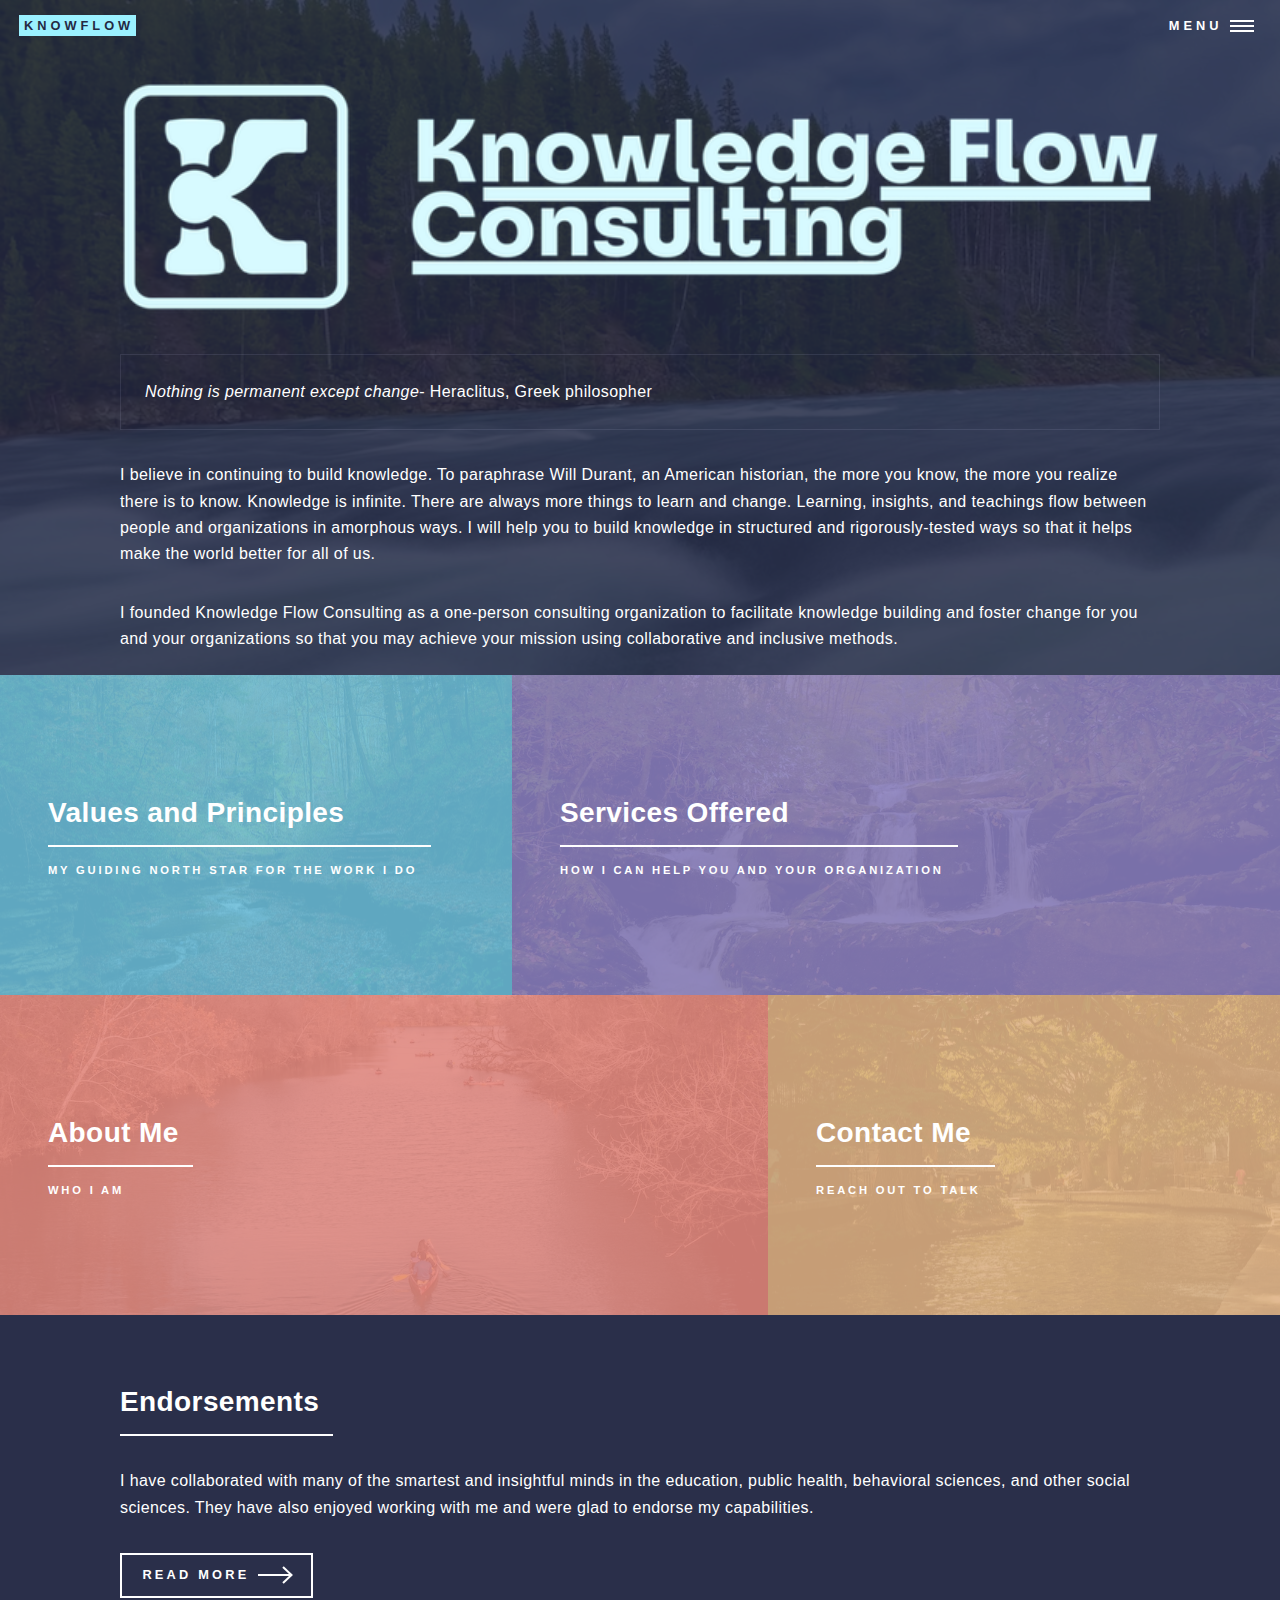
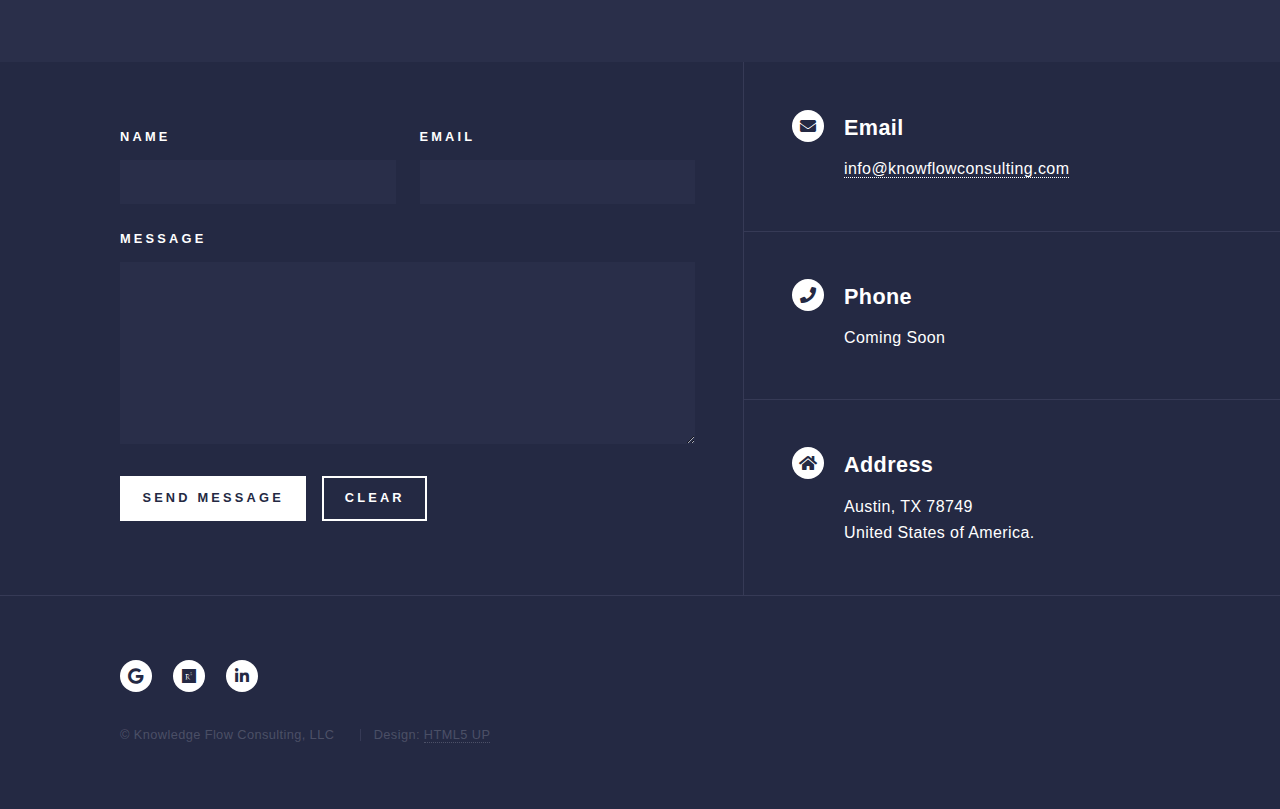
<file: index.html>
<!DOCTYPE HTML>
<!--
	Forty by HTML5 UP
	html5up.net | @ajlkn
	Free for personal and commercial use under the CCA 3.0 license (html5up.net/license)
-->
<html>
	<head>
		<title>Knowledge Flow Consulting - Education and Social Science Research</title>
		<meta charset="utf-8" />
		<meta name="viewport" content="width=device-width, initial-scale=1, user-scalable=no" />
		<link rel="stylesheet" href="assets/css/main.css" />
		<noscript><link rel="stylesheet" href="assets/css/noscript.css" /></noscript>
	</head>
	<body class="is-preload">

		<!-- Wrapper -->
			<div id="wrapper">

				<!-- Header -->
					<header id="header" class="alt">
						<a href="index.html" class="logo"><strong>KnowFlow</strong></a>
						<nav>
							<a href="#menu">Menu</a>
						</nav>
					</header>

				<!-- Menu -->
					<nav id="menu">
						<ul class="links">
							<li><a href="index.html">Home</a></li>
							<li><a href="values-principles.html">Values and Principles</a></li>
							<li><a href="services.html">Services Offered</a></li>
							<li><a href="about-me.html">About Me</a></li>
							<li><a href="endorsements.html">Endorsements</a></li>
						</ul>
					</nav>

				<!-- Banner -->
					<section id="banner" class="major">
						<div class="inner">
							<span class="image">
								<img src="images/index-top.jpg" alt="" />
							</span>
							<header class="major">
							<!--
								<h1>Knowledge Flow Consulting</h1>
							-->
								<br />
								<img src="images/KnowFlowHeader.png" style='width:100%;' alt="Null">
							</header>
								<p><div class="box"><i>Nothing is permanent except change</i><small>- Heraclitus, Greek philosopher</small></div> 
									<p>I believe in continuing to build knowledge. To paraphrase Will Durant, an American historian, the more you know, 
										the more you realize there is to know. Knowledge is infinite. There are always more things to learn and 
										change. Learning, insights, and teachings flow between people and organizations in amorphous ways. I will help you to build knowledge in structured and rigorously-tested ways so that it helps make the world better for all of us.</p>
									<p>I founded Knowledge Flow Consulting as a one-person consulting organization to facilitate knowledge building and foster change for you and 
										your organizations so that you may achieve your mission using collaborative and inclusive methods.</p>
						</div>
					</section>

				<!-- Main -->
					<div id="main">

						<!-- One -->
							<section id="one" class="tiles">
								<article>
									<span class="image">
										<img src="images/values-bk.jpg" alt="" />
									</span>
									<header class="major">
										<h3><a href="values-principles.html" class="link">Values and Principles</a></h3>
										<p>My guiding north star for the work I do</p>
									</header>
								</article>
								<article>
									<span class="image">
										<img src="images/services-bk.jpg" alt="" />
									</span>
									<header class="major">
										<h3><a href="services.html" class="link">Services Offered</a></h3>
										<p>How I can help you and your organization</p>
									</header>
								</article>
								<article>
									<span class="image">
										<img src="images/about-us-bk.jpg" alt="" />
									</span>
									<header class="major">
										<h3><a href="about-me.html" class="link">About Me</a></h3>
										<p>Who I am</p>
									</header>
								</article>
								<article>
									<span class="image">
										<img src="images/contact-bk.jpg" alt="" />
									</span>
									<header class="major">
										<h3><a href="contact.html" class="link">Contact Me</a></h3>
										<p>Reach out to talk</p>
									</header>
								</article>
							</section>

						<!-- Two -->
							<section id="two">
								<div class="inner">
									<header class="major">
										<h2>Endorsements</h2>
									</header>
									<p>I have collaborated with many of the smartest and insightful minds in the education, public health, behavioral sciences, and other social sciences. They have also enjoyed working with me and were glad to endorse my capabilities. </p>
									<ul class="actions">
										<li><a href="endorsements.html" class="button next">Read More</a></li>
									</ul>
								</div>
							</section>

					</div>

				<!-- Contact -->
					<section id="contact">
						<div class="inner">
							<section>
								<form name="contact" method="POST" data-netlify="true">
									<div class="fields">
										<div class="field half">
											<label for="name">Name</label>
											<input type="text" name="name" id="name" required />
										</div>
										<div class="field half">
											<label for="email">Email</label>
											<input type="email" name="email" id="email" required />
										</div>
										<div class="field">
											<label for="message">Message</label>
											<textarea name="message" id="message" rows="6" required></textarea>
										</div>
									</div>
									<ul class="actions">
										<li><input type="submit" value="Send Message" class="primary" /></li>
										<li><input type="reset" value="Clear" /></li>
									</ul>
								</form>
							</section>
							<section class="split">
								<section>
									<div class="contact-method">
										<span class="icon solid alt fa-envelope"></span>
										<h3>Email</h3>
										<a href="mailto:info@knowflowconsulting.com">info@knowflowconsulting.com</a>
									</div>
								</section>
								<section>
									<div class="contact-method">
										<span class="icon solid alt fa-phone"></span>
										<h3>Phone</h3>
										<span>Coming Soon</span>
									</div>
								</section>
								<section>
									<div class="contact-method">
										<span class="icon solid alt fa-home"></span>
										<h3>Address</h3>
										<span>Austin, TX 78749<br />
										United States of America.</span>
									</div>
								</section>
							</section>
						</div>
					</section>

				<!-- Footer -->
					<footer id="footer">
						<div class="inner">
							<ul class="icons">
								<ul class="icons">
									<li><a href="https://scholar.google.com/citations?user=DFaU0n8AAAAJ&hl=en&authuser=2" class="icon brands alt fa-google"><span class="label">Google Scholar</span></a></li>
									<li><a href="https://www.researchgate.net/profile/Pratik-Mhatre-2" class="icon brands alt fa-researchgate"><span class="label">ResearchGate</span></a></li>
									<li><a href="https://www.linkedin.com/in/pratikmhatre/" class="icon brands alt fa-linkedin-in"><span class="label">LinkedIn</span></a></li>
								</ul>
							<ul class="copyright">
								<li>&copy; Knowledge Flow Consulting, LLC</li><li>Design: <a href="https://html5up.net">HTML5 UP</a></li>
							</ul>
						</div>
					</footer>

			</div>

		<!-- Scripts -->
			<script src="assets/js/jquery.min.js"></script>
			<script src="assets/js/jquery.scrolly.min.js"></script>
			<script src="assets/js/jquery.scrollex.min.js"></script>
			<script src="assets/js/browser.min.js"></script>
			<script src="assets/js/breakpoints.min.js"></script>
			<script src="assets/js/util.js"></script>
			<script src="assets/js/main.js"></script>
			<script data-goatcounter="https://knowflow.goatcounter.com/count"
        async src="//gc.zgo.at/count.js"></script>

	</body>
</html>
</file>
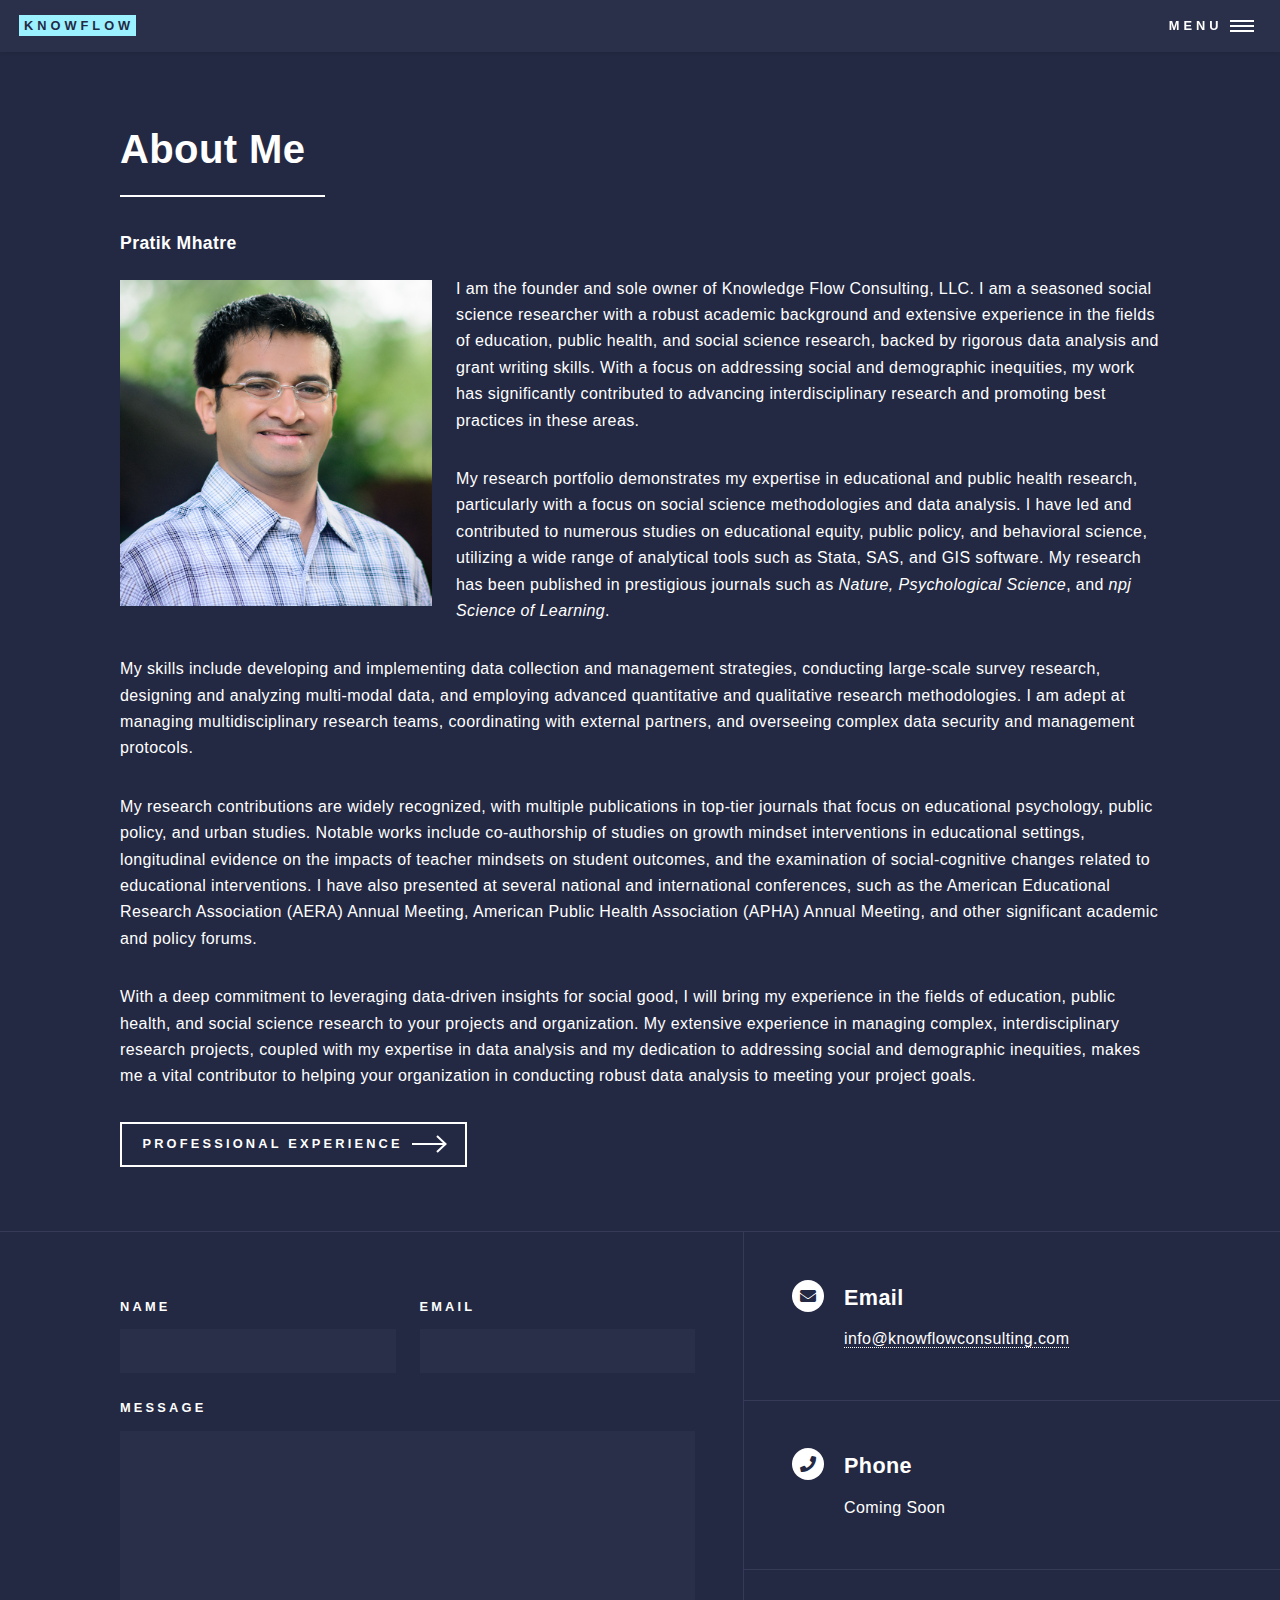
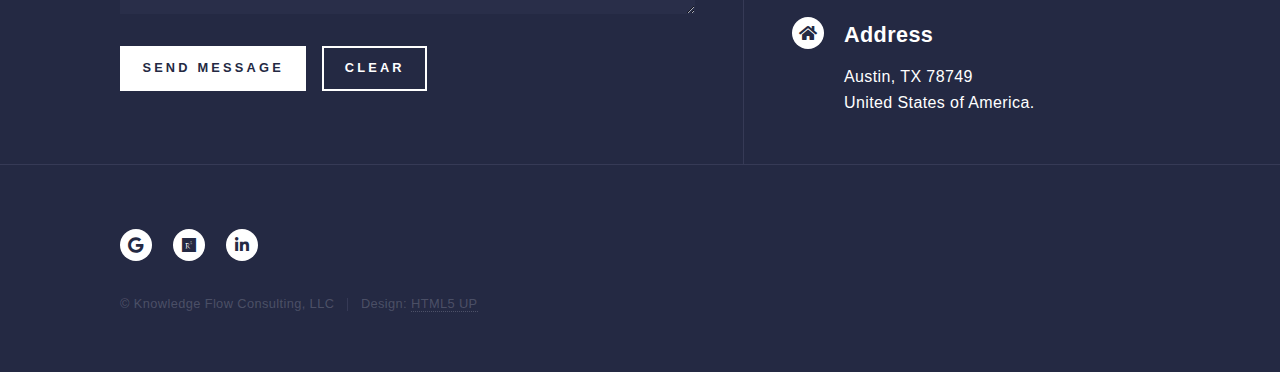
<file: about-me.html>
<!DOCTYPE HTML>
<!--
	Forty by HTML5 UP
	html5up.net | @ajlkn
	Free for personal and commercial use under the CCA 3.0 license (html5up.net/license)
-->
<html>
	<head>
		<title>About Us - Knowledge Flow Consulting</title>
		<meta charset="utf-8" />
		<meta name="viewport" content="width=device-width, initial-scale=1, user-scalable=no" />
		<link rel="stylesheet" href="assets/css/main.css" />
		<noscript><link rel="stylesheet" href="assets/css/noscript.css" /></noscript>
	</head>
	<body class="is-preload">

		<!-- Wrapper -->
			<div id="wrapper">

				<!-- Header -->
					<header id="header">
						<a href="index.html" class="logo"><strong>KnowFlow</strong></a>
						<nav>
							<a href="#menu">Menu</a>
						</nav>
					</header>

				<!-- Menu -->
					<nav id="menu">
						<ul class="links">
							<li><a href="index.html">Home</a></li>
							<li><a href="values-principles.html">Values and Principles</a></li>
							<li><a href="services.html">Services Offered</a></li>
							<li><a href="about-us.html">About Me</a></li>
							<li><a href="endorsements.html">Endorsements</a></li>
						</ul>
					</nav>

				<!-- Main -->
					<div id="main" class="alt">

						<!-- One -->
							<section id="one">
								<div class="inner">
									<header class="major">
										<h1>About Me</h1>
									</header>
									<h4>Pratik Mhatre</h4>
									<p><span class="image left"><img src="images/pratik.jpg" alt="" /></span>I am the founder and sole owner of Knowledge Flow Consulting, LLC. I am a seasoned social science researcher with a robust academic background and extensive experience in the fields of education, public health, and social science research, backed by rigorous data analysis and grant writing skills. With a focus on addressing social and demographic inequities, my work has significantly contributed to advancing interdisciplinary research and promoting best practices in these areas.</p>
									<p>My research portfolio demonstrates my expertise in educational and public health research, particularly with a focus on social science methodologies and data analysis. I have led and contributed to numerous studies on educational equity, public policy, and behavioral science, utilizing a wide range of analytical tools such as Stata, SAS, and GIS software. My research has been published in prestigious journals such as <em>Nature, Psychological Science</em>, and <em>npj Science of Learning</em>.</p>
									<p>My skills include developing and implementing data collection and management strategies, conducting large-scale survey research, designing and analyzing multi-modal data, and employing advanced quantitative and qualitative research methodologies. I am adept at managing multidisciplinary research teams, coordinating with external partners, and overseeing complex data security and management protocols.</p>
									<p>My research contributions are widely recognized, with multiple publications in top-tier journals that focus on educational psychology, public policy, and urban studies. Notable works include co-authorship of studies on growth mindset interventions in educational settings, longitudinal evidence on the impacts of teacher mindsets on student outcomes, and the examination of social-cognitive changes related to educational interventions. I have also presented at several national and international conferences, such as the American Educational Research Association (AERA) Annual Meeting, American Public Health Association (APHA) Annual Meeting, and other significant academic and policy forums.</p>
									<p>With a deep commitment to leveraging data-driven insights for social good, I will bring my experience in the fields of education, public health, and social science research to your projects and organization. My extensive experience in managing complex, interdisciplinary research projects, coupled with my expertise in data analysis and my dedication to addressing social and demographic inequities, makes me a vital contributor to helping your organization in conducting robust data analysis to meeting your project goals.</p>
									<ul class="actions">
										<li><a href="prof-exp.html" class="button next">Professional Experience</a></li>
									</ul>
								</div>
							</section>

					</div>

				<!-- Contact -->
					<section id="contact">
						<div class="inner">
							<section>
								<form method="post" action="#">
									<div class="fields">
										<div class="field half">
											<label for="name">Name</label>
											<input type="text" name="name" id="name" />
										</div>
										<div class="field half">
											<label for="email">Email</label>
											<input type="text" name="email" id="email" />
										</div>
										<div class="field">
											<label for="message">Message</label>
											<textarea name="message" id="message" rows="6"></textarea>
										</div>
									</div>
									<ul class="actions">
										<li><input type="submit" value="Send Message" class="primary" /></li>
										<li><input type="reset" value="Clear" /></li>
									</ul>
								</form>
							</section>
							<section class="split">
								<section>
									<div class="contact-method">
										<span class="icon solid alt fa-envelope"></span>
										<h3>Email</h3>
										<a href="mailto:info@knowflowconsulting.com">info@knowflowconsulting.com</a>
									</div>
								</section>
								<section>
									<div class="contact-method">
										<span class="icon solid alt fa-phone"></span>
										<h3>Phone</h3>
										<span>Coming Soon</span>
									</div>
								</section>
								<section>
									<div class="contact-method">
										<span class="icon solid alt fa-home"></span>
										<h3>Address</h3>
										<span>Austin, TX 78749<br />
										United States of America.</span>
									</div>
								</section>
							</section>
						</div>
					</section>

				<!-- Footer -->
					<footer id="footer">
						<div class="inner">
							<ul class="icons">
								<li><a href="https://scholar.google.com/citations?user=DFaU0n8AAAAJ&hl=en&authuser=2" class="icon brands alt fa-google"><span class="label">Google Scholar</span></a></li>
								<li><a href="https://www.researchgate.net/profile/Pratik-Mhatre-2" class="icon brands alt fa-researchgate"><span class="label">ResearchGate</span></a></li>
								<li><a href="https://www.linkedin.com/in/pratikmhatre/" class="icon brands alt fa-linkedin-in"><span class="label">LinkedIn</span></a></li>
							</ul>
							<ul class="copyright">
								<li>&copy; Knowledge Flow Consulting, LLC</li><li>Design: <a href="https://html5up.net">HTML5 UP</a></li>
							</ul>
						</div>
					</footer>

			</div>

		<!-- Scripts -->
			<script src="assets/js/jquery.min.js"></script>
			<script src="assets/js/jquery.scrolly.min.js"></script>
			<script src="assets/js/jquery.scrollex.min.js"></script>
			<script src="assets/js/browser.min.js"></script>
			<script src="assets/js/breakpoints.min.js"></script>
			<script src="assets/js/util.js"></script>
			<script src="assets/js/main.js"></script>

	</body>
</html>
</file>
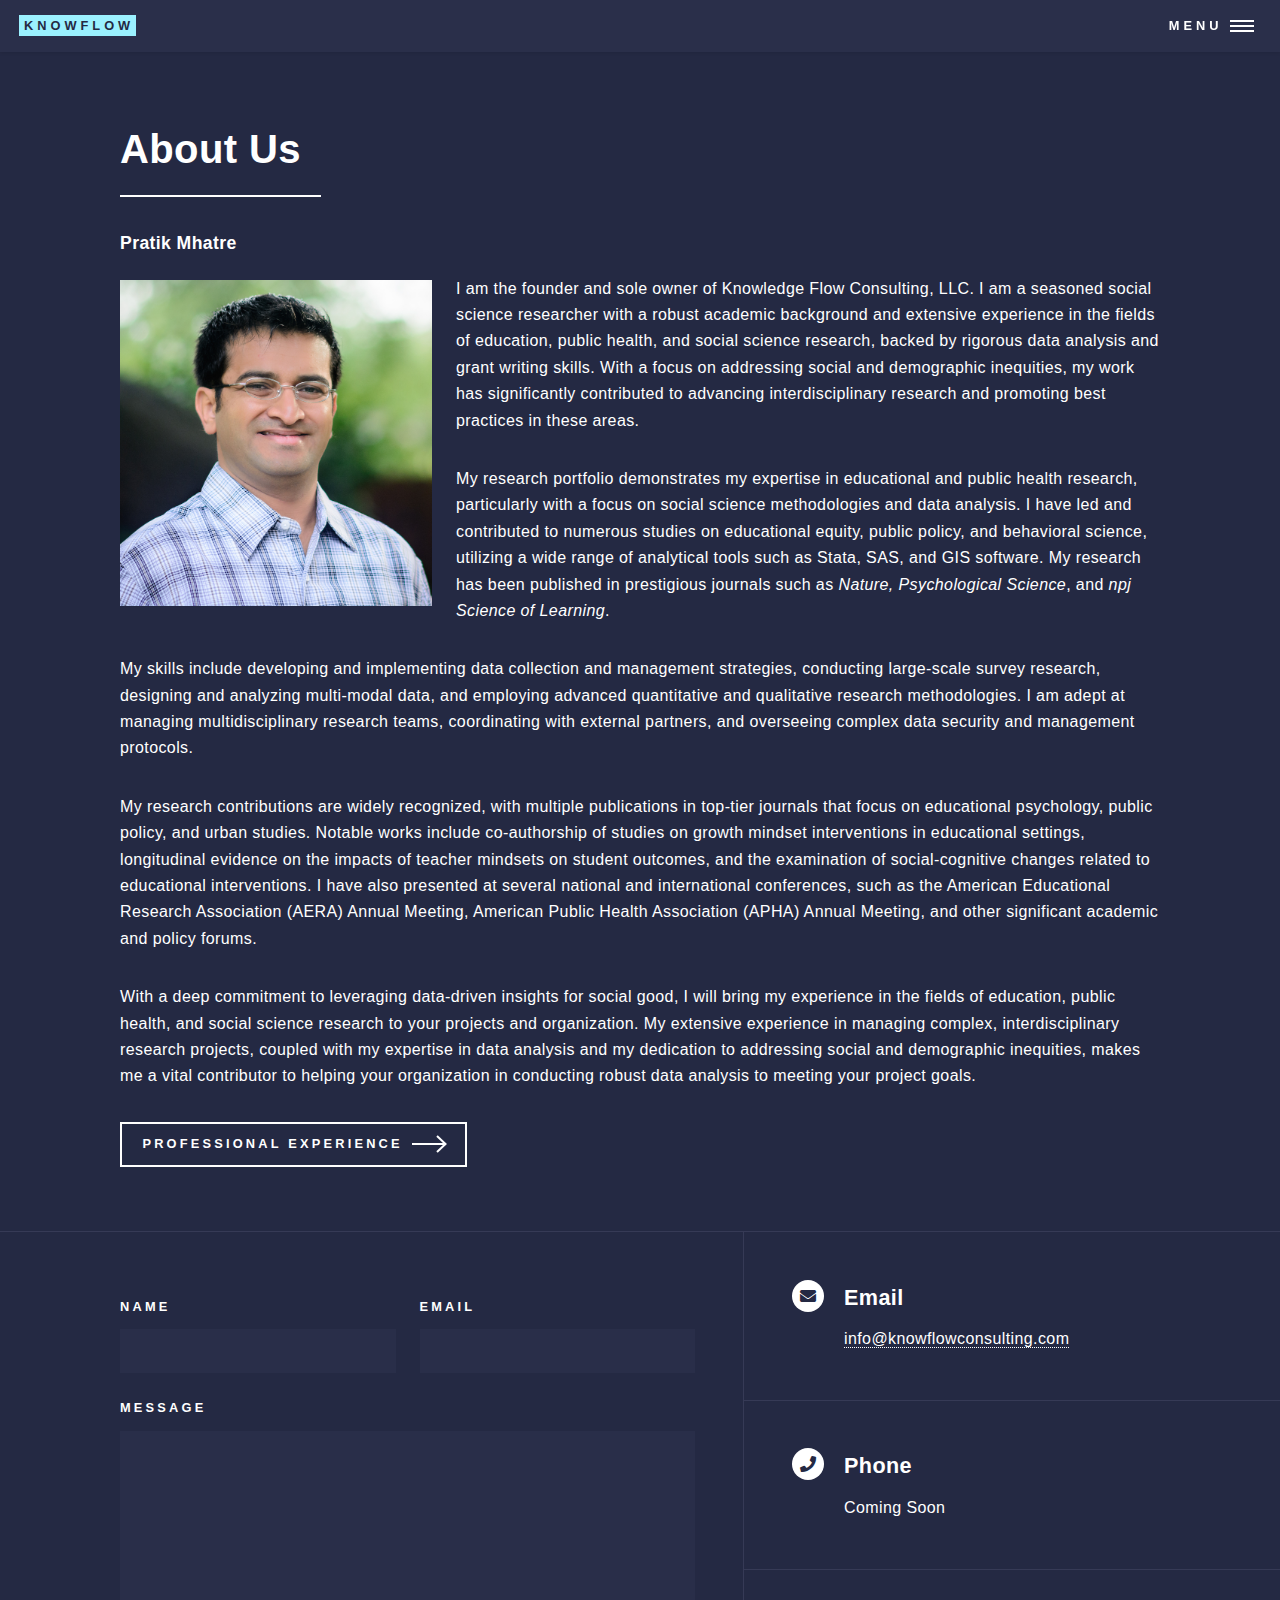
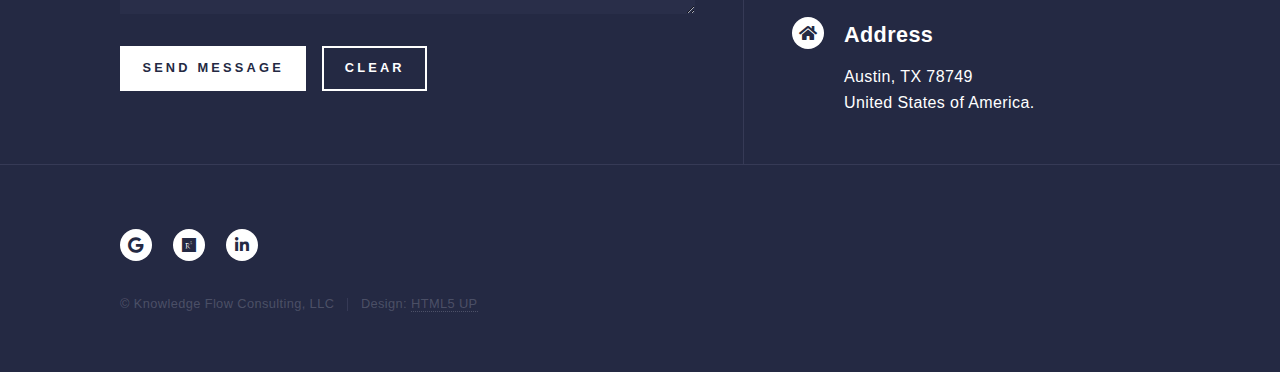
<file: about-us.html>
<!DOCTYPE HTML>
<!--
	Forty by HTML5 UP
	html5up.net | @ajlkn
	Free for personal and commercial use under the CCA 3.0 license (html5up.net/license)
-->
<html>
	<head>
		<title>About Us - Knowledge Flow Consulting</title>
		<meta charset="utf-8" />
		<meta name="viewport" content="width=device-width, initial-scale=1, user-scalable=no" />
		<link rel="stylesheet" href="assets/css/main.css" />
		<noscript><link rel="stylesheet" href="assets/css/noscript.css" /></noscript>
	</head>
	<body class="is-preload">

		<!-- Wrapper -->
			<div id="wrapper">

				<!-- Header -->
					<header id="header">
						<a href="index.html" class="logo"><strong>KnowFlow</strong></a>
						<nav>
							<a href="#menu">Menu</a>
						</nav>
					</header>

				<!-- Menu -->
					<nav id="menu">
						<ul class="links">
							<li><a href="index.html">Home</a></li>
							<li><a href="values-principles.html">Values and Principles</a></li>
							<li><a href="services.html">Services Offered</a></li>
							<li><a href="about-us.html">About Me</a></li>
							<li><a href="endorsements.html">Endorsements</a></li>
						</ul>
					</nav>

				<!-- Main -->
					<div id="main" class="alt">

						<!-- One -->
							<section id="one">
								<div class="inner">
									<header class="major">
										<h1>About Us</h1>
									</header>
									<h4>Pratik Mhatre</h4>
									<p><span class="image left"><img src="images/pratik.jpg" alt="" /></span>I am the founder and sole owner of Knowledge Flow Consulting, LLC. I am a seasoned social science researcher with a robust academic background and extensive experience in the fields of education, public health, and social science research, backed by rigorous data analysis and grant writing skills. With a focus on addressing social and demographic inequities, my work has significantly contributed to advancing interdisciplinary research and promoting best practices in these areas.</p>
									<p>My research portfolio demonstrates my expertise in educational and public health research, particularly with a focus on social science methodologies and data analysis. I have led and contributed to numerous studies on educational equity, public policy, and behavioral science, utilizing a wide range of analytical tools such as Stata, SAS, and GIS software. My research has been published in prestigious journals such as <em>Nature, Psychological Science</em>, and <em>npj Science of Learning</em>.</p>
									<p>My skills include developing and implementing data collection and management strategies, conducting large-scale survey research, designing and analyzing multi-modal data, and employing advanced quantitative and qualitative research methodologies. I am adept at managing multidisciplinary research teams, coordinating with external partners, and overseeing complex data security and management protocols.</p>
									<p>My research contributions are widely recognized, with multiple publications in top-tier journals that focus on educational psychology, public policy, and urban studies. Notable works include co-authorship of studies on growth mindset interventions in educational settings, longitudinal evidence on the impacts of teacher mindsets on student outcomes, and the examination of social-cognitive changes related to educational interventions. I have also presented at several national and international conferences, such as the American Educational Research Association (AERA) Annual Meeting, American Public Health Association (APHA) Annual Meeting, and other significant academic and policy forums.</p>
									<p>With a deep commitment to leveraging data-driven insights for social good, I will bring my experience in the fields of education, public health, and social science research to your projects and organization. My extensive experience in managing complex, interdisciplinary research projects, coupled with my expertise in data analysis and my dedication to addressing social and demographic inequities, makes me a vital contributor to helping your organization in conducting robust data analysis to meeting your project goals.</p>
									<ul class="actions">
										<li><a href="prof-exp.html" class="button next">Professional Experience</a></li>
									</ul>
								</div>
							</section>

					</div>

				<!-- Contact -->
					<section id="contact">
						<div class="inner">
							<section>
								<form method="post" action="#">
									<div class="fields">
										<div class="field half">
											<label for="name">Name</label>
											<input type="text" name="name" id="name" />
										</div>
										<div class="field half">
											<label for="email">Email</label>
											<input type="text" name="email" id="email" />
										</div>
										<div class="field">
											<label for="message">Message</label>
											<textarea name="message" id="message" rows="6"></textarea>
										</div>
									</div>
									<ul class="actions">
										<li><input type="submit" value="Send Message" class="primary" /></li>
										<li><input type="reset" value="Clear" /></li>
									</ul>
								</form>
							</section>
							<section class="split">
								<section>
									<div class="contact-method">
										<span class="icon solid alt fa-envelope"></span>
										<h3>Email</h3>
										<a href="mailto:info@knowflowconsulting.com">info@knowflowconsulting.com</a>
									</div>
								</section>
								<section>
									<div class="contact-method">
										<span class="icon solid alt fa-phone"></span>
										<h3>Phone</h3>
										<span>Coming Soon</span>
									</div>
								</section>
								<section>
									<div class="contact-method">
										<span class="icon solid alt fa-home"></span>
										<h3>Address</h3>
										<span>Austin, TX 78749<br />
										United States of America.</span>
									</div>
								</section>
							</section>
						</div>
					</section>

				<!-- Footer -->
					<footer id="footer">
						<div class="inner">
							<ul class="icons">
								<li><a href="https://scholar.google.com/citations?user=DFaU0n8AAAAJ&hl=en&authuser=2" class="icon brands alt fa-google"><span class="label">Google Scholar</span></a></li>
								<li><a href="https://www.researchgate.net/profile/Pratik-Mhatre-2" class="icon brands alt fa-researchgate"><span class="label">ResearchGate</span></a></li>
								<li><a href="https://www.linkedin.com/in/pratikmhatre/" class="icon brands alt fa-linkedin-in"><span class="label">LinkedIn</span></a></li>
							</ul>
							<ul class="copyright">
								<li>&copy; Knowledge Flow Consulting, LLC</li><li>Design: <a href="https://html5up.net">HTML5 UP</a></li>
							</ul>
						</div>
					</footer>

			</div>

		<!-- Scripts -->
			<script src="assets/js/jquery.min.js"></script>
			<script src="assets/js/jquery.scrolly.min.js"></script>
			<script src="assets/js/jquery.scrollex.min.js"></script>
			<script src="assets/js/browser.min.js"></script>
			<script src="assets/js/breakpoints.min.js"></script>
			<script src="assets/js/util.js"></script>
			<script src="assets/js/main.js"></script>

	</body>
</html>
</file>
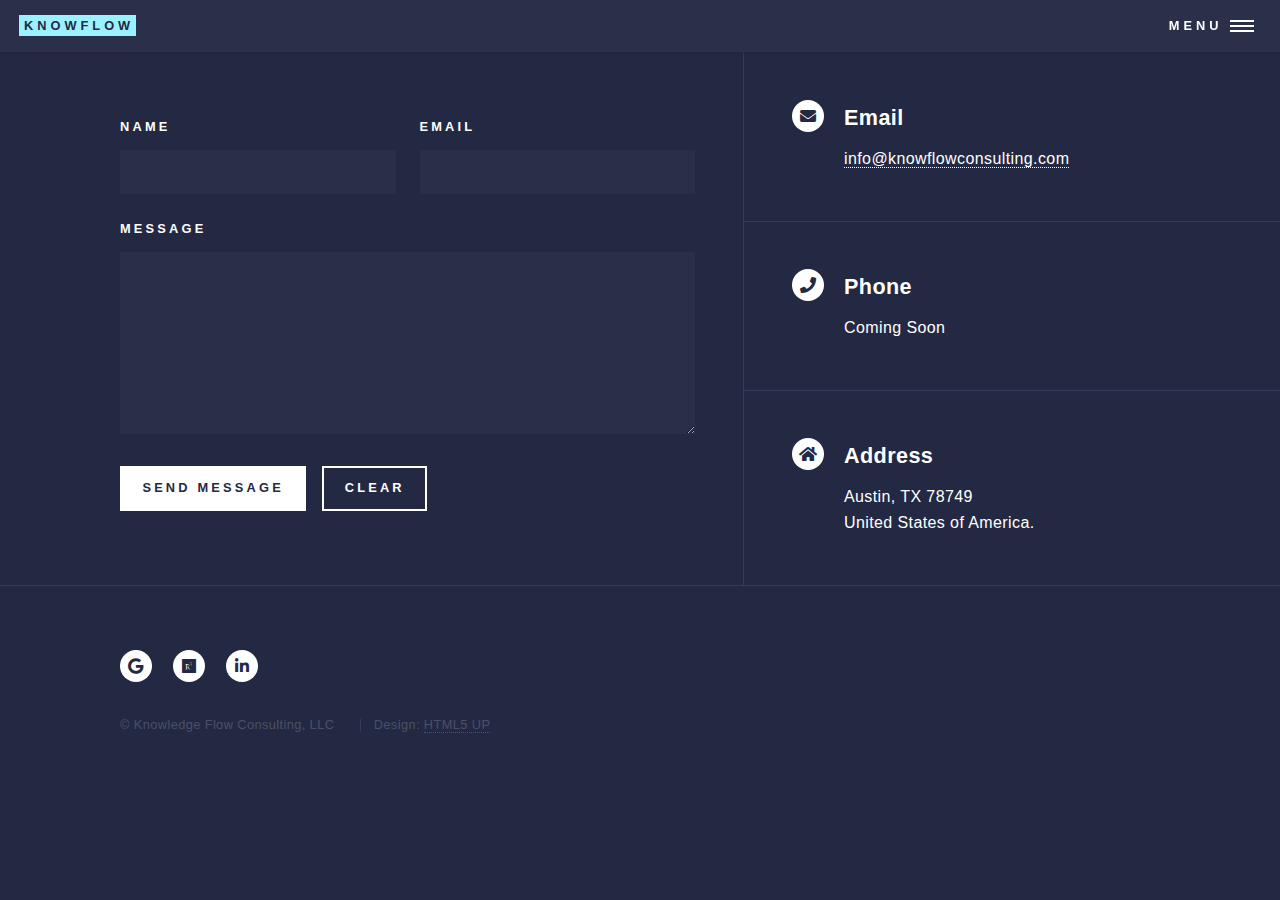
<file: contact.html>
<!DOCTYPE HTML>
<!--
	Forty by HTML5 UP
	html5up.net | @ajlkn
	Free for personal and commercial use under the CCA 3.0 license (html5up.net/license)
-->
<html>
	<head>
		<title>Contact - Knowledge Flow Consulting</title>
		<meta charset="utf-8" />
		<meta name="viewport" content="width=device-width, initial-scale=1, user-scalable=no" />
		<link rel="stylesheet" href="assets/css/main.css" />
		<noscript><link rel="stylesheet" href="assets/css/noscript.css" /></noscript>
	</head>
	<body class="is-preload">

		<!-- Wrapper -->
			<div id="wrapper">

				<!-- Header -->
					<header id="header">
						<a href="index.html" class="logo"><strong>KnowFlow</strong></a>
						<nav>
							<a href="#menu">Menu</a>
						</nav>
					</header>

				<!-- Menu -->
					<nav id="menu">
						<ul class="links">
							<li><a href="index.html">Home</a></li>
							<li><a href="values-principles.html">Values and Principles</a></li>
							<li><a href="services.html">Services Offered</a></li>
							<li><a href="about-me.html">About Me</a></li>
							<li><a href="endorsements.html">Endorsements</a></li>
						</ul>
					</nav>
					
				<!-- Contact -->
				<section id="contact">
					<div class="inner">
						<section>
							<form name="contact" method="POST" data-netlify="true">
								<div class="fields">
									<div class="field half">
										<label for="name">Name</label>
										<input type="text" name="name" id="name" required />
									</div>
									<div class="field half">
										<label for="email">Email</label>
										<input type="email" name="email" id="email" required />
									</div>
									<div class="field">
										<label for="message">Message</label>
										<textarea name="message" id="message" rows="6" required></textarea>
									</div>
								</div>
								<ul class="actions">
									<li><input type="submit" value="Send Message" class="primary" /></li>
									<li><input type="reset" value="Clear" /></li>
								</ul>
							</form>
						</section>
						<section class="split">
							<section>
								<div class="contact-method">
									<span class="icon solid alt fa-envelope"></span>
									<h3>Email</h3>
									<a href="mailto:info@knowflowconsulting.com">info@knowflowconsulting.com</a>
								</div>
							</section>
							<section>
								<div class="contact-method">
									<span class="icon solid alt fa-phone"></span>
									<h3>Phone</h3>
									<span>Coming Soon</span>
								</div>
							</section>
							<section>
								<div class="contact-method">
									<span class="icon solid alt fa-home"></span>
									<h3>Address</h3>
									<span>Austin, TX 78749<br />
									United States of America.</span>
								</div>
							</section>
						</section>
					</div>
				</section>

			<!-- Footer -->
				<footer id="footer">
					<div class="inner">
						<ul class="icons">
							<ul class="icons">
								<li><a href="https://scholar.google.com/citations?user=DFaU0n8AAAAJ&hl=en&authuser=2" class="icon brands alt fa-google"><span class="label">Google Scholar</span></a></li>
								<li><a href="https://www.researchgate.net/profile/Pratik-Mhatre-2" class="icon brands alt fa-researchgate"><span class="label">ResearchGate</span></a></li>
								<li><a href="https://www.linkedin.com/in/pratikmhatre/" class="icon brands alt fa-linkedin-in"><span class="label">LinkedIn</span></a></li>
							</ul>
						<ul class="copyright">
							<li>&copy; Knowledge Flow Consulting, LLC</li><li>Design: <a href="https://html5up.net">HTML5 UP</a></li>
						</ul>
					</div>
				</footer>

			</div>

		<!-- Scripts -->
			<script src="assets/js/jquery.min.js"></script>
			<script src="assets/js/jquery.scrolly.min.js"></script>
			<script src="assets/js/jquery.scrollex.min.js"></script>
			<script src="assets/js/browser.min.js"></script>
			<script src="assets/js/breakpoints.min.js"></script>
			<script src="assets/js/util.js"></script>
			<script src="assets/js/main.js"></script>

	</body>
</html>
</file>
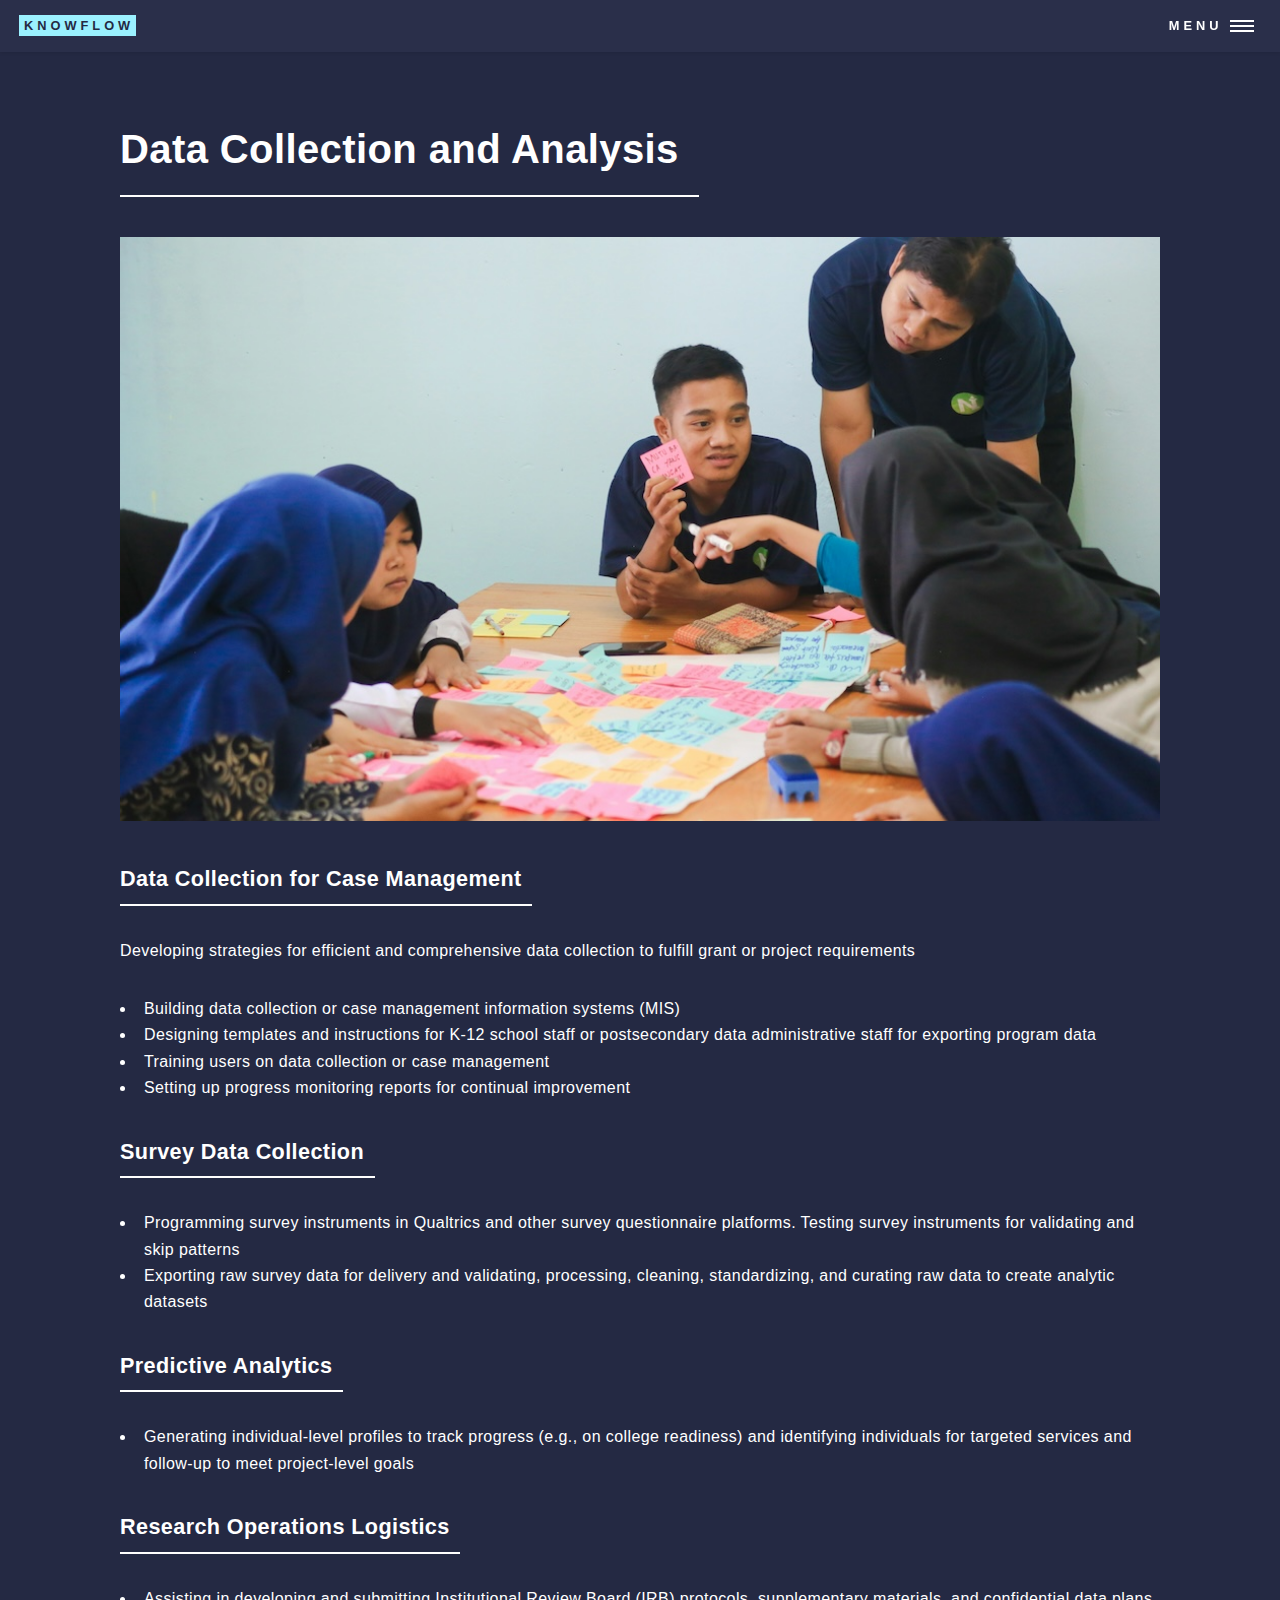
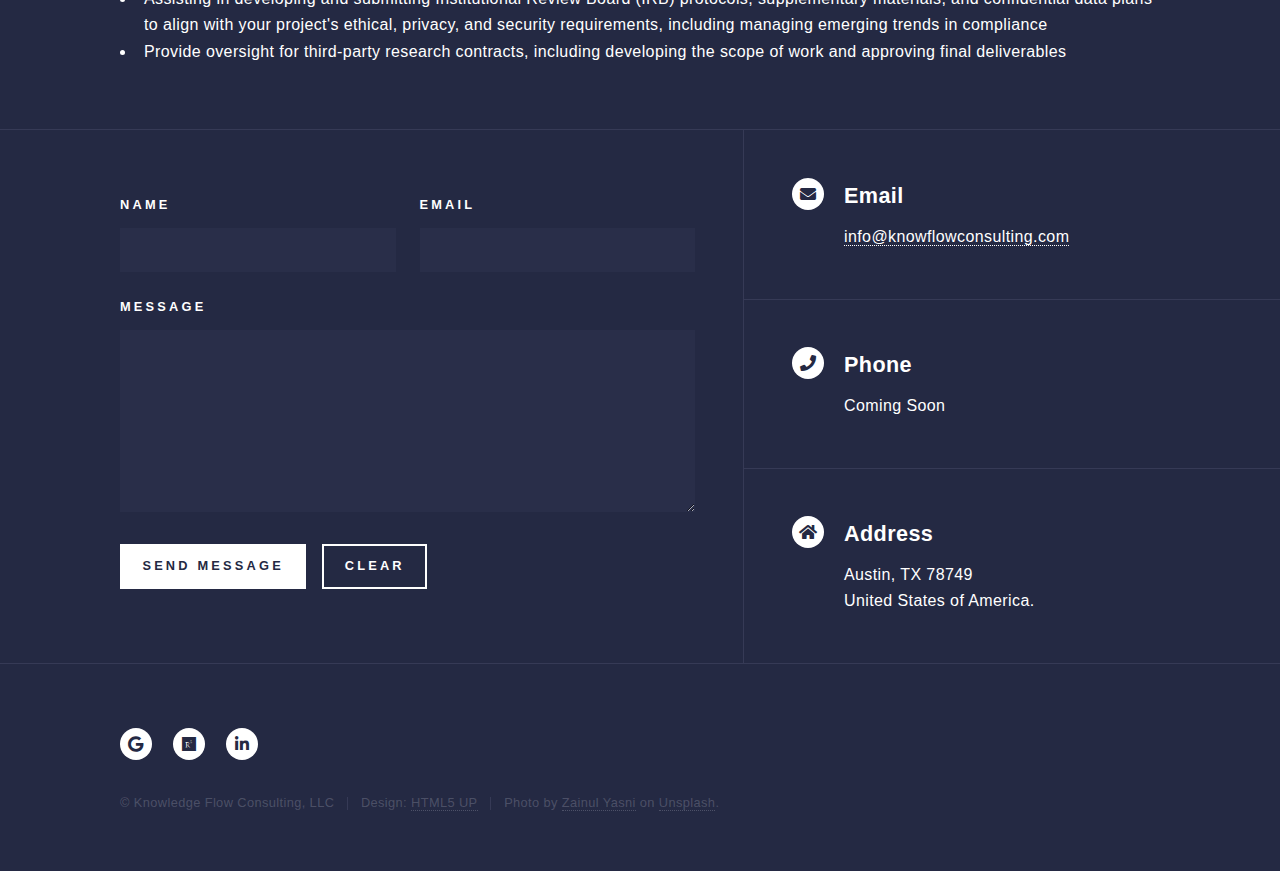
<file: data-collection-analysis.html>
<!DOCTYPE HTML>
<!--
	Forty by HTML5 UP
	html5up.net | @ajlkn
	Free for personal and commercial use under the CCA 3.0 license (html5up.net/license)
-->
<html>
	<head>
		<title>Knowledge Flow Consulting - Education and Social Science Research</title>
		<meta charset="utf-8" />
		<meta name="viewport" content="width=device-width, initial-scale=1, user-scalable=no" />
		<link rel="stylesheet" href="assets/css/main.css" />
		<noscript><link rel="stylesheet" href="assets/css/noscript.css" /></noscript>
	</head>
	<body class="is-preload">

		<!-- Wrapper -->
			<div id="wrapper">

				<!-- Header -->
					<header id="header">
						<a href="index.html" class="logo"><strong>KnowFlow</strong></a>
						<nav>
							<a href="#menu">Menu</a>
						</nav>
					</header>

				<!-- Menu -->
					<nav id="menu">
						<ul class="links">
							<li><a href="index.html">Home</a></li>
							<li><a href="values-principles.html">Values and Principles</a></li>
							<li><a href="services.html">Services Offered</a></li>
							<li><a href="about-me.html">About Me</a></li>
							<li><a href="endorsements.html">Endorsements</a></li>
						</ul>
					</nav>

				<!-- Main -->
					<div id="main" class="alt">

						<!-- One -->
							<section id="one">
								<div class="inner">
									<header class="major">
										<h1>Data Collection and Analysis</h1>
									</header>
									<span class="image main"><img src="images/data-col-top.jpg" alt="" /></span>
									<header class="major">
										<h3>Data Collection for Case Management</h3>
									</header>
									<p>Developing strategies for efficient and comprehensive data collection to fulfill grant or project requirements</p>
									<ul>
										<li>Building data collection or case management information systems (MIS)</li>
										<li>Designing templates and instructions for K-12 school staff or postsecondary data administrative staff for exporting program data</li>
										<li>Training users on data collection or case management</li>
										<li>Setting up progress monitoring reports for continual improvement</li>
									</ul>

									<header class="major">
										<h3>Survey Data Collection</h3>
									</header>
									<ul>
										<li>Programming survey instruments in Qualtrics and other survey questionnaire platforms. Testing survey instruments for validating and skip patterns</li>
										<li>Exporting raw survey data for delivery and validating, processing, cleaning, standardizing, and curating raw data to create analytic datasets</li>
									</ul>

									<header class="major">
										<h3>Predictive Analytics</h3>
									</header>
									<ul>
										<li>Generating individual-level profiles to track progress (e.g., on college readiness) and identifying individuals for targeted services and follow-up to meet project-level goals</li>
									</ul>

									<header class="major">
										<h3>Research Operations Logistics</h3>
									</header>
									<ul>
										<li>Assisting in developing and submitting Institutional Review Board (IRB) protocols, supplementary materials, and confidential data plans to align with your project's ethical, privacy, and security requirements, including managing emerging trends in compliance</li>
										<li>Provide oversight for third-party research contracts, including developing the scope of work and approving final deliverables</li>
									</ul>
								</div>
							</section>

					</div>

				<!-- Contact -->
					<section id="contact">
						<div class="inner">
							<section>
								<form name="contact" method="POST" data-netlify="true">
									<div class="fields">
										<div class="field half">
											<label for="name">Name</label>
											<input type="text" name="name" id="name" required />
										</div>
										<div class="field half">
											<label for="email">Email</label>
											<input type="email" name="email" id="email" required />
										</div>
										<div class="field">
											<label for="message">Message</label>
											<textarea name="message" id="message" rows="6" required></textarea>
										</div>
									</div>
									<ul class="actions">
										<li><input type="submit" value="Send Message" class="primary" /></li>
										<li><input type="reset" value="Clear" /></li>
									</ul>
								</form>
							</section>
							<section class="split">
								<section>
									<div class="contact-method">
										<span class="icon solid alt fa-envelope"></span>
										<h3>Email</h3>
										<a href="mailto:info@knowflowconsulting.com">info@knowflowconsulting.com</a>
									</div>
								</section>
								<section>
									<div class="contact-method">
										<span class="icon solid alt fa-phone"></span>
										<h3>Phone</h3>
										<span>Coming Soon</span>
									</div>
								</section>
								<section>
									<div class="contact-method">
										<span class="icon solid alt fa-home"></span>
										<h3>Address</h3>
										<span>Austin, TX 78749<br />
										United States of America.</span>
									</div>
								</section>
							</section>
						</div>
					</section>

				<!-- Footer -->
					<footer id="footer">
						<div class="inner">
							<ul class="icons">
								<li><a href="https://scholar.google.com/citations?user=DFaU0n8AAAAJ&hl=en&authuser=2" class="icon brands alt fa-google"><span class="label">Google Scholar</span></a></li>
								<li><a href="https://www.researchgate.net/profile/Pratik-Mhatre-2" class="icon brands alt fa-researchgate"><span class="label">ResearchGate</span></a></li>
								<li><a href="https://www.linkedin.com/in/pratikmhatre/" class="icon brands alt fa-linkedin-in"><span class="label">LinkedIn</span></a></li>
							</ul>
							<ul class="copyright">
								<li>&copy; Knowledge Flow Consulting, LLC</li><li>Design: <a href="https://html5up.net">HTML5 UP</a></li><li>Photo by <a href="https://unsplash.com/@zainulyasni6118">Zainul Yasni</a> on <a href="https://unsplash.com/photos/men-and-women-gathered-around-a-table-QiIxg_q2vh0">Unsplash</a>.</li>
							</ul>
						</div>
					</footer>

			</div>

		<!-- Scripts -->
			<script src="assets/js/jquery.min.js"></script>
			<script src="assets/js/jquery.scrolly.min.js"></script>
			<script src="assets/js/jquery.scrollex.min.js"></script>
			<script src="assets/js/browser.min.js"></script>
			<script src="assets/js/breakpoints.min.js"></script>
			<script src="assets/js/util.js"></script>
			<script src="assets/js/main.js"></script>

	</body>
</html>
</file>
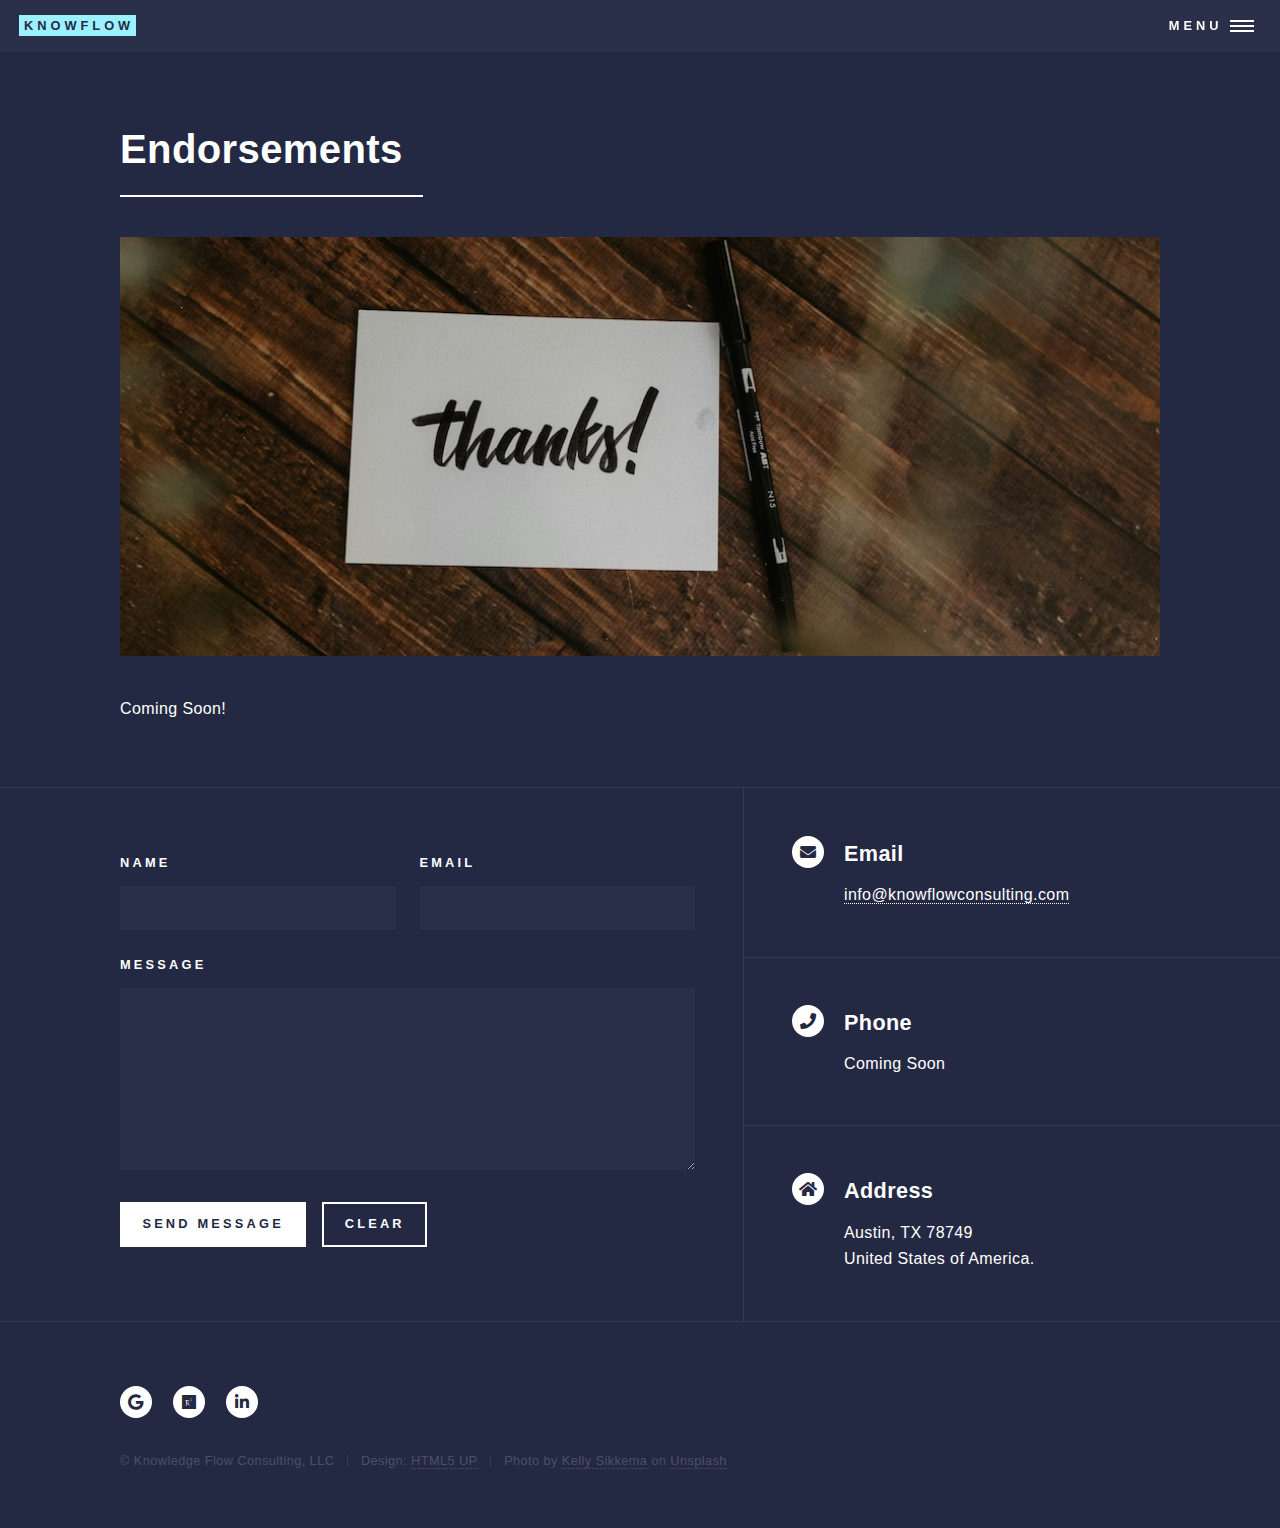
<file: endorsements.html>
<!DOCTYPE HTML>
<!--
	Forty by HTML5 UP
	html5up.net | @ajlkn
	Free for personal and commercial use under the CCA 3.0 license (html5up.net/license)
-->
<html>
	<head>
		<title>Knowledge Flow Consulting - Education and Social Science Research</title>
		<meta charset="utf-8" />
		<meta name="viewport" content="width=device-width, initial-scale=1, user-scalable=no" />
		<link rel="stylesheet" href="assets/css/main.css" />
		<noscript><link rel="stylesheet" href="assets/css/noscript.css" /></noscript>
	</head>
	<body class="is-preload">

		<!-- Wrapper -->
			<div id="wrapper">

				<!-- Header -->
					<header id="header">
						<a href="index.html" class="logo"><strong>KnowFlow</strong></a>
						<nav>
							<a href="#menu">Menu</a>
						</nav>
					</header>

				<!-- Menu -->
					<nav id="menu">
						<ul class="links">
							<li><a href="index.html">Home</a></li>
							<li><a href="values-principles.html">Values and Principles</a></li>
							<li><a href="services.html">Services Offered</a></li>
							<li><a href="about-me.html">About Me</a></li>
							<li><a href="endorsements.html">Endorsements</a></li>
						</ul>
					</nav>

				<!-- Main -->
					<div id="main" class="alt">

						<!-- One -->
							<section id="one">
								<div class="inner">
									<header class="major">
										<h1>Endorsements</h1>
									</header>
									<span class="image main"><img src="images/endorse.jpg" alt="" /></span>
									<p>Coming Soon!</p>
								</div>
							</section>

					</div>

				<!-- Contact -->
					<section id="contact">
						<div class="inner">
							<section>
								<form name="contact" method="POST" data-netlify="true">
									<div class="fields">
										<div class="field half">
											<label for="name">Name</label>
											<input type="text" name="name" id="name" required />
										</div>
										<div class="field half">
											<label for="email">Email</label>
											<input type="email" name="email" id="email" required />
										</div>
										<div class="field">
											<label for="message">Message</label>
											<textarea name="message" id="message" rows="6" required></textarea>
										</div>
									</div>
									<ul class="actions">
										<li><input type="submit" value="Send Message" class="primary" /></li>
										<li><input type="reset" value="Clear" /></li>
									</ul>
								</form>
							</section>
							<section class="split">
								<section>
									<div class="contact-method">
										<span class="icon solid alt fa-envelope"></span>
										<h3>Email</h3>
										<a href="mailto:info@knowflowconsulting.com">info@knowflowconsulting.com</a>
									</div>
								</section>
								<section>
									<div class="contact-method">
										<span class="icon solid alt fa-phone"></span>
										<h3>Phone</h3>
										<span>Coming Soon</span>
									</div>
								</section>
								<section>
									<div class="contact-method">
										<span class="icon solid alt fa-home"></span>
										<h3>Address</h3>
										<span>Austin, TX 78749<br />
										United States of America.</span>
									</div>
								</section>
							</section>
						</div>
					</section>

				<!-- Footer -->
					<footer id="footer">
						<div class="inner">
							<ul class="icons">
								<li><a href="https://scholar.google.com/citations?user=DFaU0n8AAAAJ&hl=en&authuser=2" class="icon brands alt fa-google"><span class="label">Google Scholar</span></a></li>
								<li><a href="https://www.researchgate.net/profile/Pratik-Mhatre-2" class="icon brands alt fa-researchgate"><span class="label">ResearchGate</span></a></li>
								<li><a href="https://www.linkedin.com/in/pratikmhatre/" class="icon brands alt fa-linkedin-in"><span class="label">LinkedIn</span></a></li>
							</ul>
							<ul class="copyright">
								<li>&copy; Knowledge Flow Consulting, LLC</li><li>Design: <a href="https://html5up.net">HTML5 UP</a></li><li>Photo by <a href="https://unsplash.com/@kellysikkema">Kelly Sikkema</a> on <a href="https://unsplash.com">Unsplash</a>
								</li>
							</ul>
						</div>
					</footer>

			</div>

		<!-- Scripts -->
			<script src="assets/js/jquery.min.js"></script>
			<script src="assets/js/jquery.scrolly.min.js"></script>
			<script src="assets/js/jquery.scrollex.min.js"></script>
			<script src="assets/js/browser.min.js"></script>
			<script src="assets/js/breakpoints.min.js"></script>
			<script src="assets/js/util.js"></script>
			<script src="assets/js/main.js"></script>

	</body>
</html>
</file>
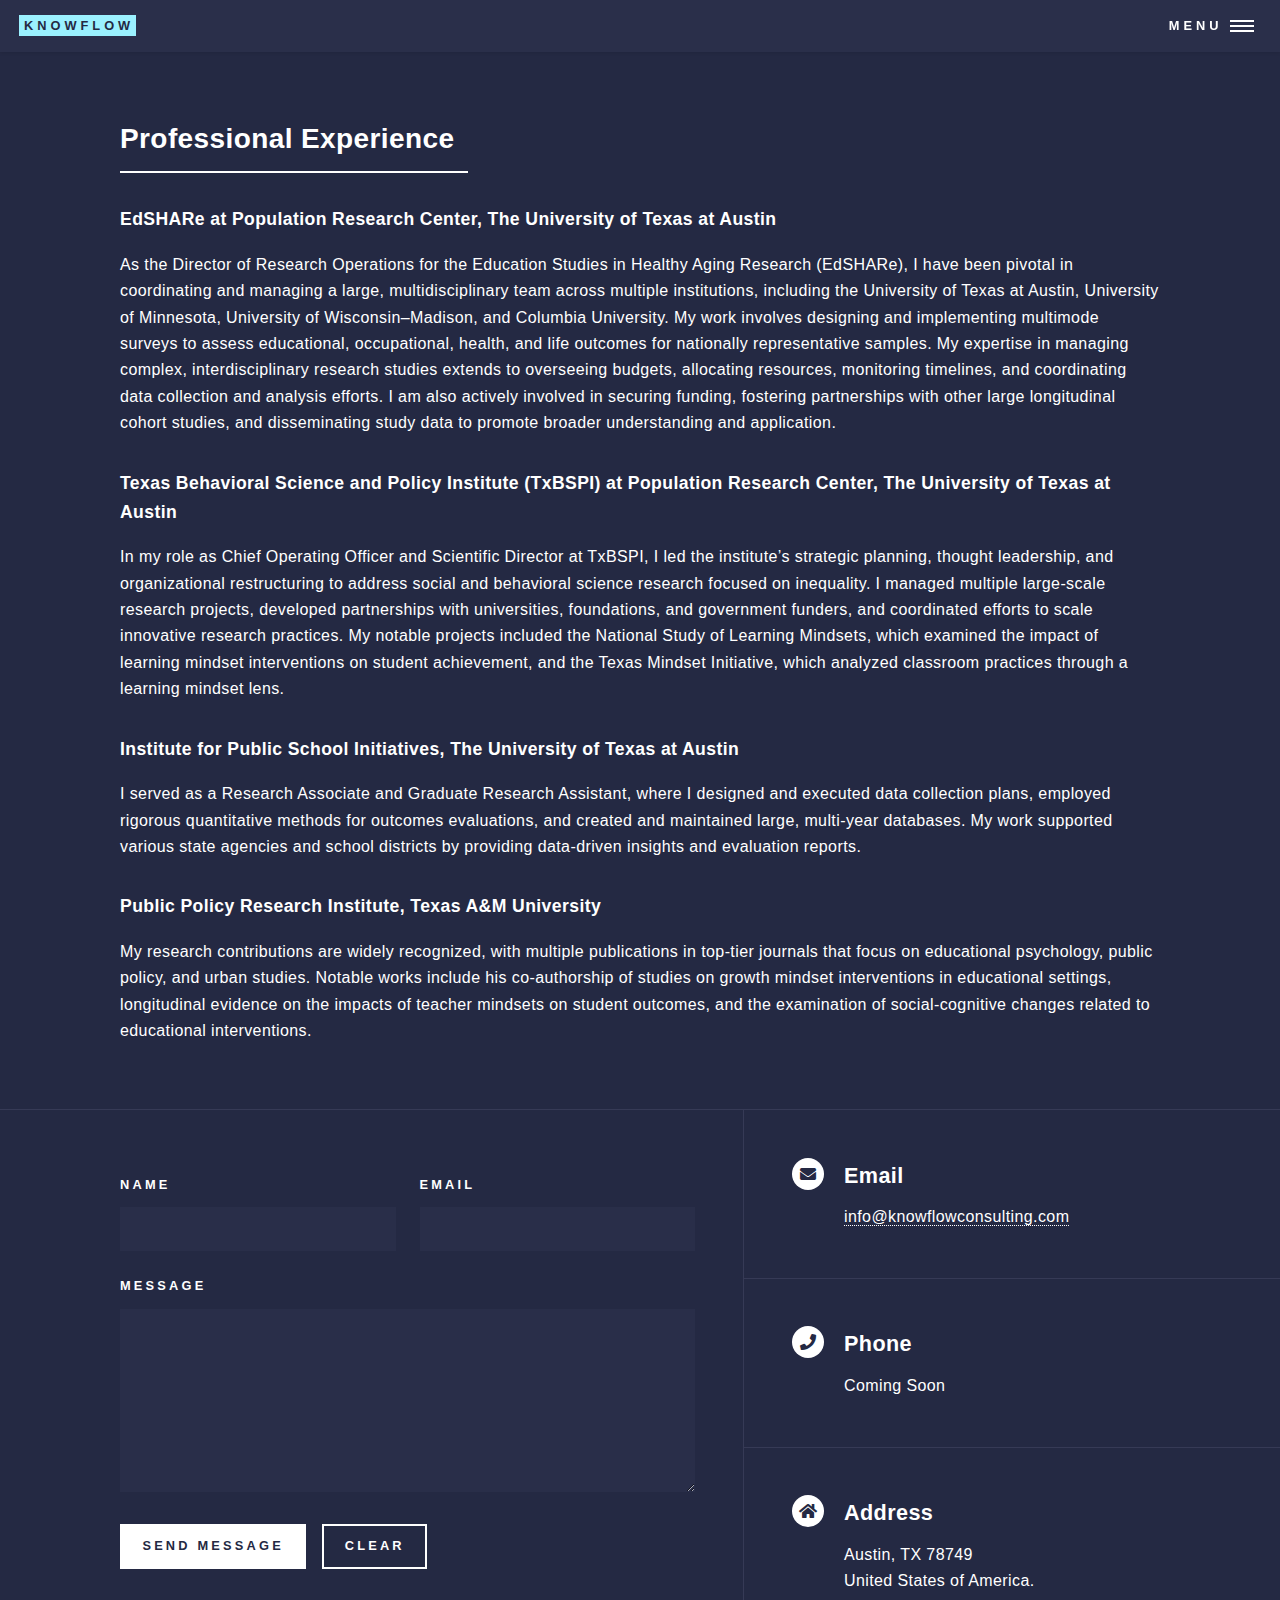
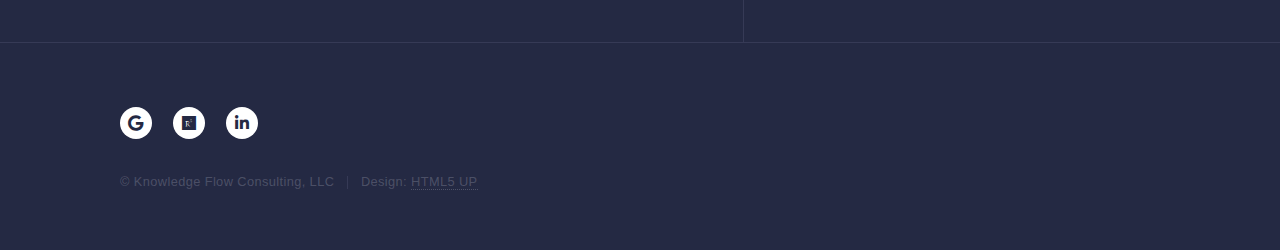
<file: prof-exp.html>
<!DOCTYPE HTML>
<!--
	Forty by HTML5 UP
	html5up.net | @ajlkn
	Free for personal and commercial use under the CCA 3.0 license (html5up.net/license)
-->
<html>
	<head>
		<title>About Us - Knowledge Flow Consulting</title>
		<meta charset="utf-8" />
		<meta name="viewport" content="width=device-width, initial-scale=1, user-scalable=no" />
		<link rel="stylesheet" href="assets/css/main.css" />
		<noscript><link rel="stylesheet" href="assets/css/noscript.css" /></noscript>
	</head>
	<body class="is-preload">

		<!-- Wrapper -->
			<div id="wrapper">

				<!-- Header -->
					<header id="header">
						<a href="index.html" class="logo"><strong>KnowFlow</strong></a>
						<nav>
							<a href="#menu">Menu</a>
						</nav>
					</header>

				<!-- Menu -->
					<nav id="menu">
						<ul class="links">
							<li><a href="index.html">Home</a></li>
							<li><a href="values-principles.html">Values and Principles</a></li>
							<li><a href="services.html">Services Offered</a></li>
							<li><a href="about-me.html">About Me</a></li>
							<li><a href="endorsements.html">Endorsements</a></li>
						</ul>
					</nav>

				<!-- Main -->
					<div id="main" class="alt">

						<!-- One -->
							<section id="one">
								<div class="inner">
									<header class="major">
										<h2>Professional Experience</h2>
									</header>
									<h4>EdSHARe at Population Research Center, The University of Texas at Austin</h4>
									<p>As the Director of Research Operations for the Education Studies in Healthy Aging Research (EdSHARe), I have been pivotal in coordinating and managing a large, multidisciplinary team across multiple institutions, including the University of Texas at Austin, University of Minnesota, University of Wisconsin–Madison, and Columbia University. My work involves designing and implementing multimode surveys to assess educational, occupational, health, and life outcomes for nationally representative samples. My expertise in managing complex, interdisciplinary research studies extends to overseeing budgets, allocating resources, monitoring timelines, and coordinating data collection and analysis efforts. I am also actively involved in securing funding, fostering partnerships with other large longitudinal cohort studies, and disseminating study data to promote broader understanding and application.</p>

									<h4>Texas Behavioral Science and Policy Institute (TxBSPI) at Population Research Center, The University of Texas at Austin</h4>
									<p>In my role as Chief Operating Officer and Scientific Director at TxBSPI, I led the institute’s strategic planning, thought leadership, and organizational restructuring to address social and behavioral science research focused on inequality. I managed multiple large-scale research projects, developed partnerships with universities, foundations, and government funders, and coordinated efforts to scale innovative research practices. My notable projects included the National Study of Learning Mindsets, which examined the impact of learning mindset interventions on student achievement, and the Texas Mindset Initiative, which analyzed classroom practices through a learning mindset lens.</p>

									<h4>Institute for Public School Initiatives, The University of Texas at Austin</h4>
									<p>I served as a Research Associate and Graduate Research Assistant, where I designed and executed data collection plans, employed rigorous quantitative methods for outcomes evaluations, and created and maintained large, multi-year databases. My work supported various state agencies and school districts by providing data-driven insights and evaluation reports.</p>

									<h4>Public Policy Research Institute, Texas A&M University</h4>
									<p>My research contributions are widely recognized, with multiple publications in top-tier journals that focus on educational psychology, public policy, and urban studies. Notable works include his co-authorship of studies on growth mindset interventions in educational settings, longitudinal evidence on the impacts of teacher mindsets on student outcomes, and the examination of social-cognitive changes related to educational interventions.</p>
								</div>
							</section>

					</div>

				<!-- Contact -->
					<section id="contact">
						<div class="inner">
							<section>
								<form method="post" action="#">
									<div class="fields">
										<div class="field half">
											<label for="name">Name</label>
											<input type="text" name="name" id="name" />
										</div>
										<div class="field half">
											<label for="email">Email</label>
											<input type="text" name="email" id="email" />
										</div>
										<div class="field">
											<label for="message">Message</label>
											<textarea name="message" id="message" rows="6"></textarea>
										</div>
									</div>
									<ul class="actions">
										<li><input type="submit" value="Send Message" class="primary" /></li>
										<li><input type="reset" value="Clear" /></li>
									</ul>
								</form>
							</section>
							<section class="split">
								<section>
									<div class="contact-method">
										<span class="icon solid alt fa-envelope"></span>
										<h3>Email</h3>
										<a href="mailto:info@knowflowconsulting.com">info@knowflowconsulting.com</a>
									</div>
								</section>
								<section>
									<div class="contact-method">
										<span class="icon solid alt fa-phone"></span>
										<h3>Phone</h3>
										<span>Coming Soon</span>
									</div>
								</section>
								<section>
									<div class="contact-method">
										<span class="icon solid alt fa-home"></span>
										<h3>Address</h3>
										<span>Austin, TX 78749<br />
										United States of America.</span>
									</div>
								</section>
							</section>
						</div>
					</section>

				<!-- Footer -->
					<footer id="footer">
						<div class="inner">
							<ul class="icons">
								<li><a href="https://scholar.google.com/citations?user=DFaU0n8AAAAJ&hl=en&authuser=2" class="icon brands alt fa-google"><span class="label">Google Scholar</span></a></li>
								<li><a href="https://www.researchgate.net/profile/Pratik-Mhatre-2" class="icon brands alt fa-researchgate"><span class="label">ResearchGate</span></a></li>
								<li><a href="https://www.linkedin.com/in/pratikmhatre/" class="icon brands alt fa-linkedin-in"><span class="label">LinkedIn</span></a></li>
							</ul>
							<ul class="copyright">
								<li>&copy; Knowledge Flow Consulting, LLC</li><li>Design: <a href="https://html5up.net">HTML5 UP</a></li>
							</ul>
						</div>
					</footer>

			</div>

		<!-- Scripts -->
			<script src="assets/js/jquery.min.js"></script>
			<script src="assets/js/jquery.scrolly.min.js"></script>
			<script src="assets/js/jquery.scrollex.min.js"></script>
			<script src="assets/js/browser.min.js"></script>
			<script src="assets/js/breakpoints.min.js"></script>
			<script src="assets/js/util.js"></script>
			<script src="assets/js/main.js"></script>

	</body>
</html>
</file>
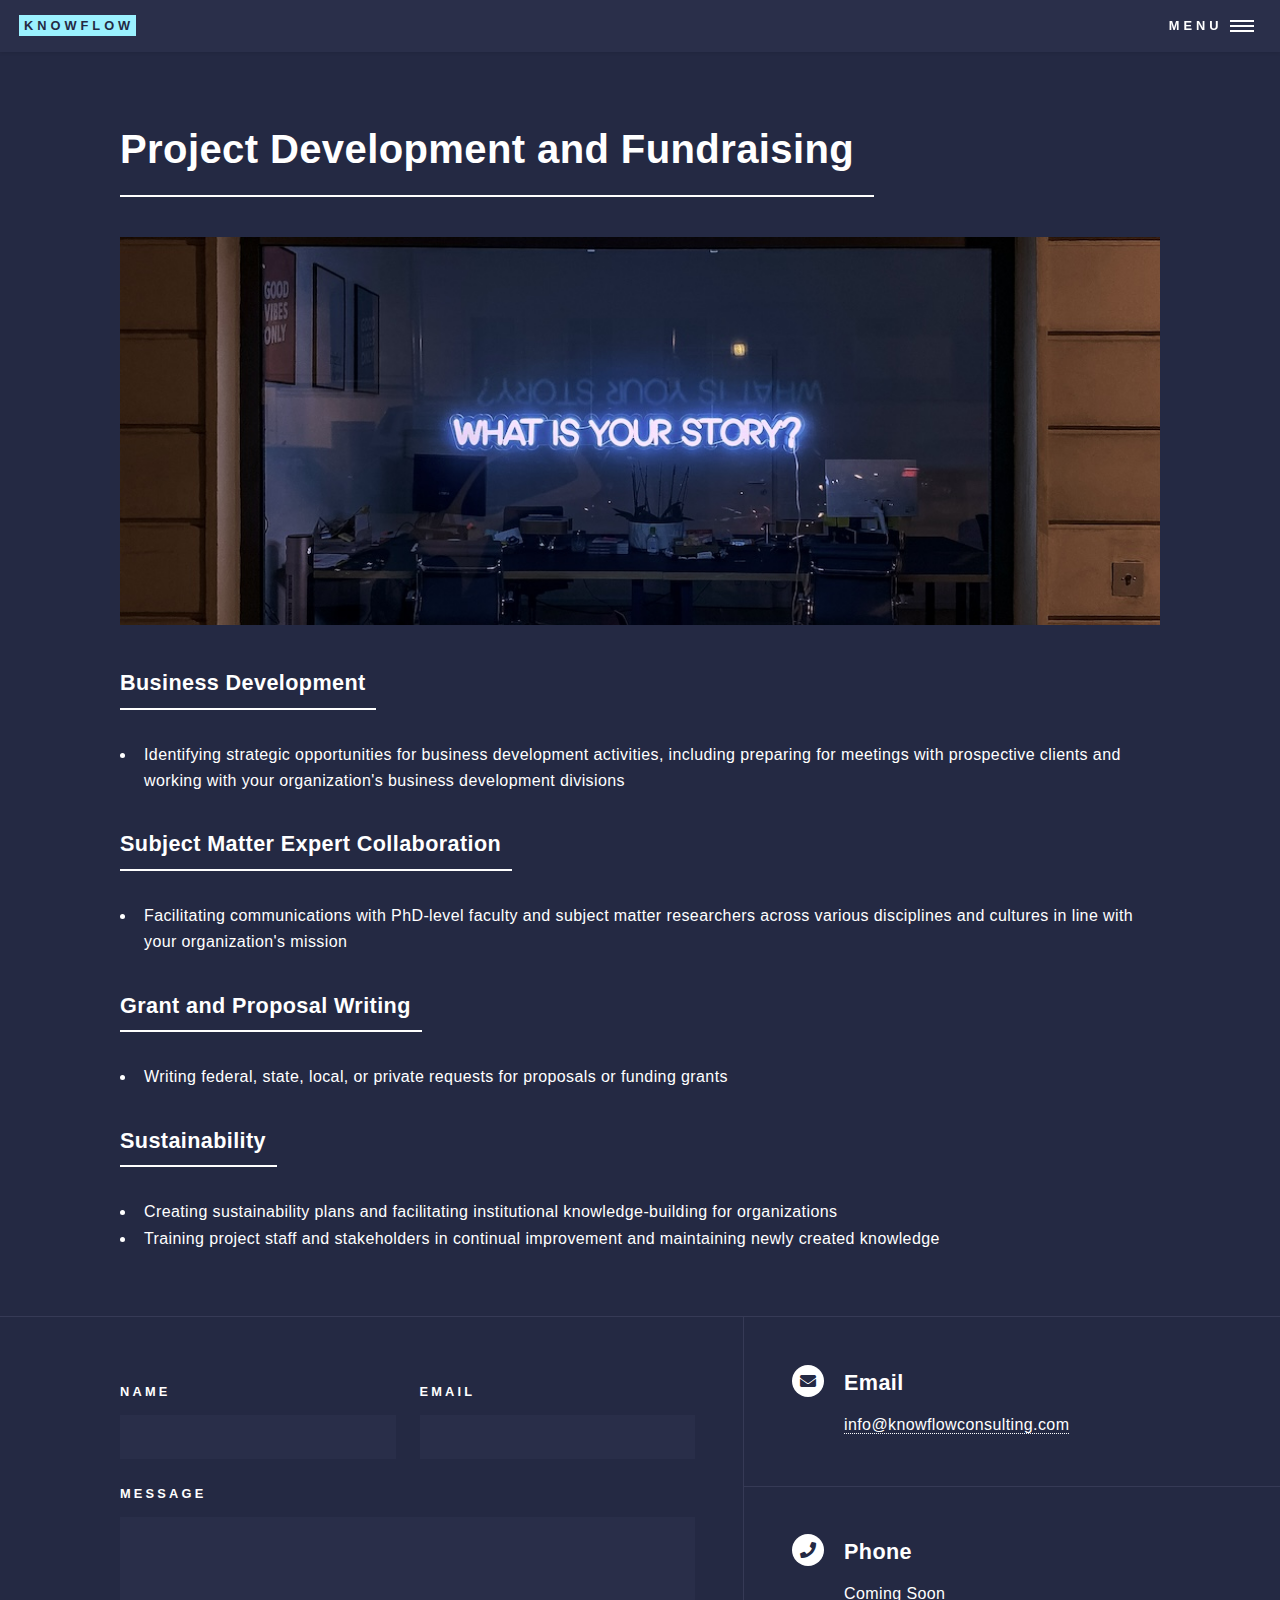
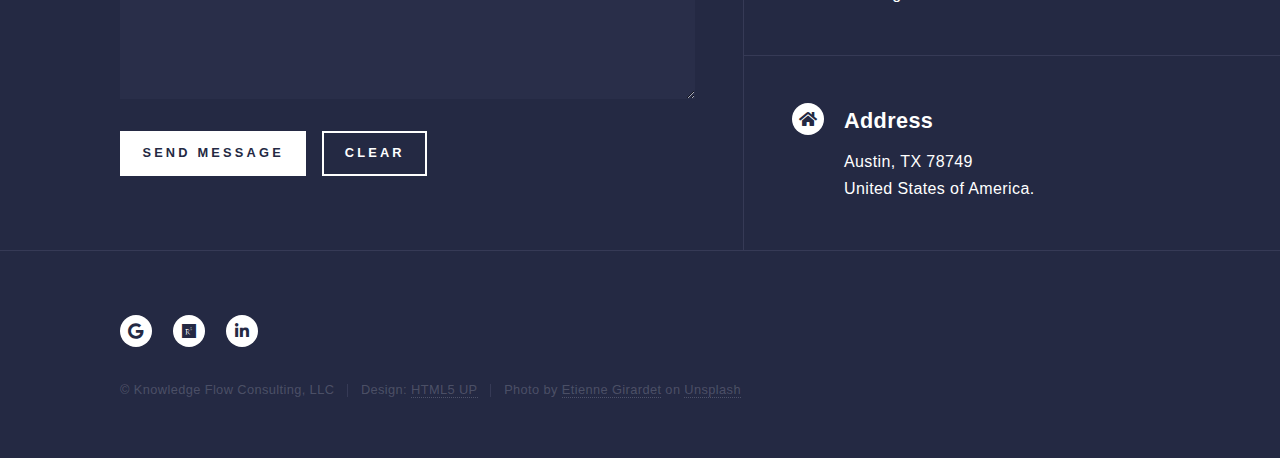
<file: project-development-funding.html>
<!DOCTYPE HTML>
<!--
	Forty by HTML5 UP
	html5up.net | @ajlkn
	Free for personal and commercial use under the CCA 3.0 license (html5up.net/license)
-->
<html>
	<head>
		<title>Knowledge Flow Consulting - Education and Social Science Research</title>
		<meta charset="utf-8" />
		<meta name="viewport" content="width=device-width, initial-scale=1, user-scalable=no" />
		<link rel="stylesheet" href="assets/css/main.css" />
		<noscript><link rel="stylesheet" href="assets/css/noscript.css" /></noscript>
	</head>
	<body class="is-preload">

		<!-- Wrapper -->
			<div id="wrapper">

				<!-- Header -->
					<header id="header">
						<a href="index.html" class="logo"><strong>KnowFlow</strong></a>
						<nav>
							<a href="#menu">Menu</a>
						</nav>
					</header>

				<!-- Menu -->
					<nav id="menu">
						<ul class="links">
							<li><a href="index.html">Home</a></li>
							<li><a href="values-principles.html">Values and Principles</a></li>
							<li><a href="services.html">Services Offered</a></li>
							<li><a href="about-me.html">About Me</a></li>
							<li><a href="endorsements.html">Endorsements</a></li>
						</ul>
					</nav>

				<!-- Main -->
					<div id="main" class="alt">

						<!-- One -->
							<section id="one">
								<div class="inner">
									<header class="major">
										<h1>Project Development and Fundraising</h1>
									</header>
									<span class="image main"><img src="images/fundraising-top.jpg" alt="" /></span>
									<header class="major">
										<h3>Business Development</h3>
									</header>
										<ul>
											<li>Identifying strategic opportunities for business development activities, including preparing for meetings with prospective clients and working with your organization's business development divisions</li> 

										</ul>

									<header class="major">
										<h3>Subject Matter Expert Collaboration</h3>
									</header>
										<ul>
											<li>Facilitating communications with PhD-level faculty and subject matter researchers across various disciplines and cultures in line with your organization's mission</li>
										</ul>

									<header class="major">
										<h3>Grant and Proposal Writing</h3>
									</header>
										<ul>
											<li>Writing federal, state, local, or private requests for proposals or funding grants</li>
										</ul>

									<header class="major">
										<h3>Sustainability</h3>
									</header>
										<ul>
											<li>Creating sustainability plans and facilitating institutional knowledge-building for organizations</li>
											<li>Training project staff and stakeholders in continual improvement and maintaining newly created knowledge</li>
										</ul>
								</div>
							</section>

					</div>

				<!-- Contact -->
					<section id="contact">
						<div class="inner">
							<section>
								<form name="contact" method="POST" data-netlify="true">
									<div class="fields">
										<div class="field half">
											<label for="name">Name</label>
											<input type="text" name="name" id="name" required />
										</div>
										<div class="field half">
											<label for="email">Email</label>
											<input type="email" name="email" id="email" required />
										</div>
										<div class="field">
											<label for="message">Message</label>
											<textarea name="message" id="message" rows="6" required></textarea>
										</div>
									</div>
									<ul class="actions">
										<li><input type="submit" value="Send Message" class="primary" /></li>
										<li><input type="reset" value="Clear" /></li>
									</ul>
								</form>
							</section>
							<section class="split">
								<section>
									<div class="contact-method">
										<span class="icon solid alt fa-envelope"></span>
										<h3>Email</h3>
										<a href="mailto:info@knowflowconsulting.com">info@knowflowconsulting.com</a>
									</div>
								</section>
								<section>
									<div class="contact-method">
										<span class="icon solid alt fa-phone"></span>
										<h3>Phone</h3>
										<span>Coming Soon</span>
									</div>
								</section>
								<section>
									<div class="contact-method">
										<span class="icon solid alt fa-home"></span>
										<h3>Address</h3>
										<span>Austin, TX 78749<br />
										United States of America.</span>
									</div>
								</section>
							</section>
						</div>
					</section>

				<!-- Footer -->
					<footer id="footer">
						<div class="inner">
							<ul class="icons">
								<li><a href="https://scholar.google.com/citations?user=DFaU0n8AAAAJ&hl=en&authuser=2" class="icon brands alt fa-google"><span class="label">Google Scholar</span></a></li>
								<li><a href="https://www.researchgate.net/profile/Pratik-Mhatre-2" class="icon brands alt fa-researchgate"><span class="label">ResearchGate</span></a></li>
								<li><a href="https://www.linkedin.com/in/pratikmhatre/" class="icon brands alt fa-linkedin-in"><span class="label">LinkedIn</span></a></li>
							</ul>
							<ul class="copyright">
								<li>&copy; Knowledge Flow Consulting, LLC</li><li>Design: <a href="https://html5up.net">HTML5 UP</a></li><li>Photo by <a href="https://unsplash.com/@etiennegirardet">Etienne Girardet</a> on <a href="https://unsplash.com/">Unsplash</a>
								</li>
							</ul>
						</div>
					</footer>

			</div>

		<!-- Scripts -->
			<script src="assets/js/jquery.min.js"></script>
			<script src="assets/js/jquery.scrolly.min.js"></script>
			<script src="assets/js/jquery.scrollex.min.js"></script>
			<script src="assets/js/browser.min.js"></script>
			<script src="assets/js/breakpoints.min.js"></script>
			<script src="assets/js/util.js"></script>
			<script src="assets/js/main.js"></script>

	</body>
</html>
</file>
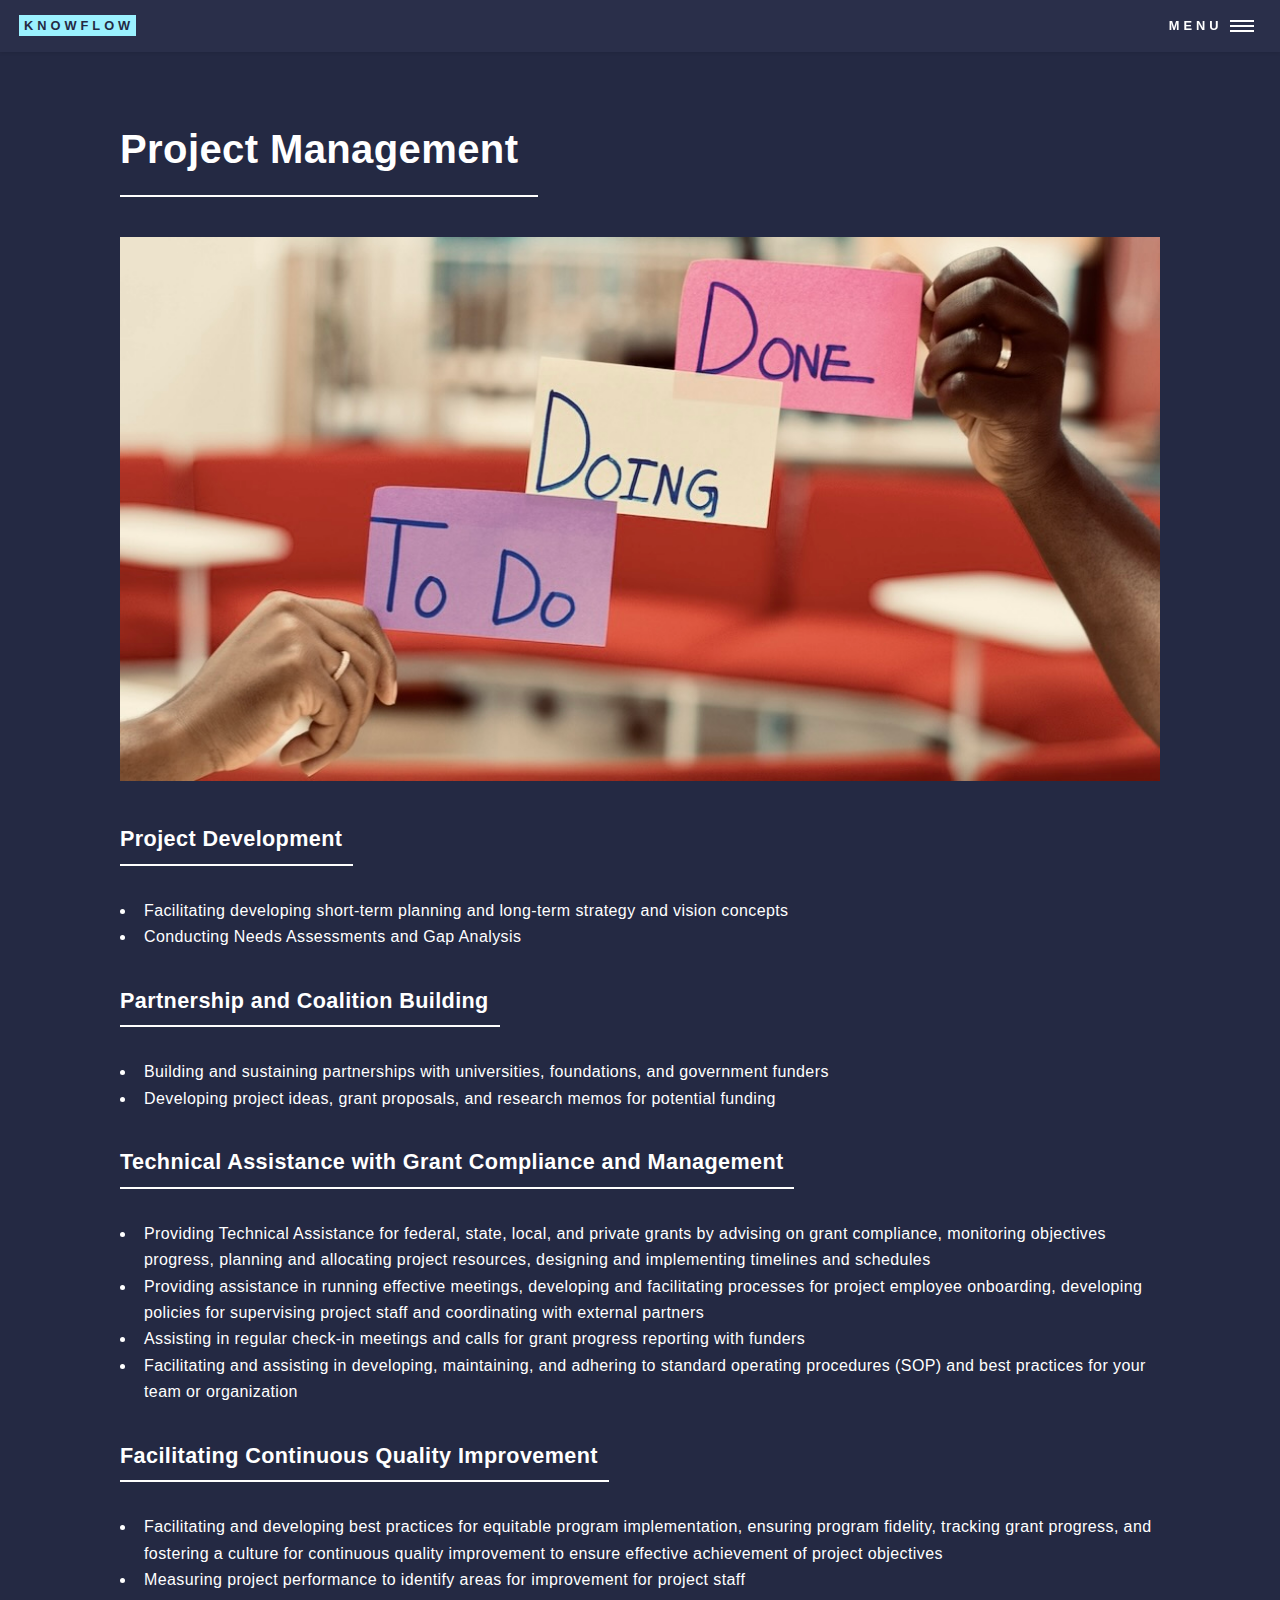
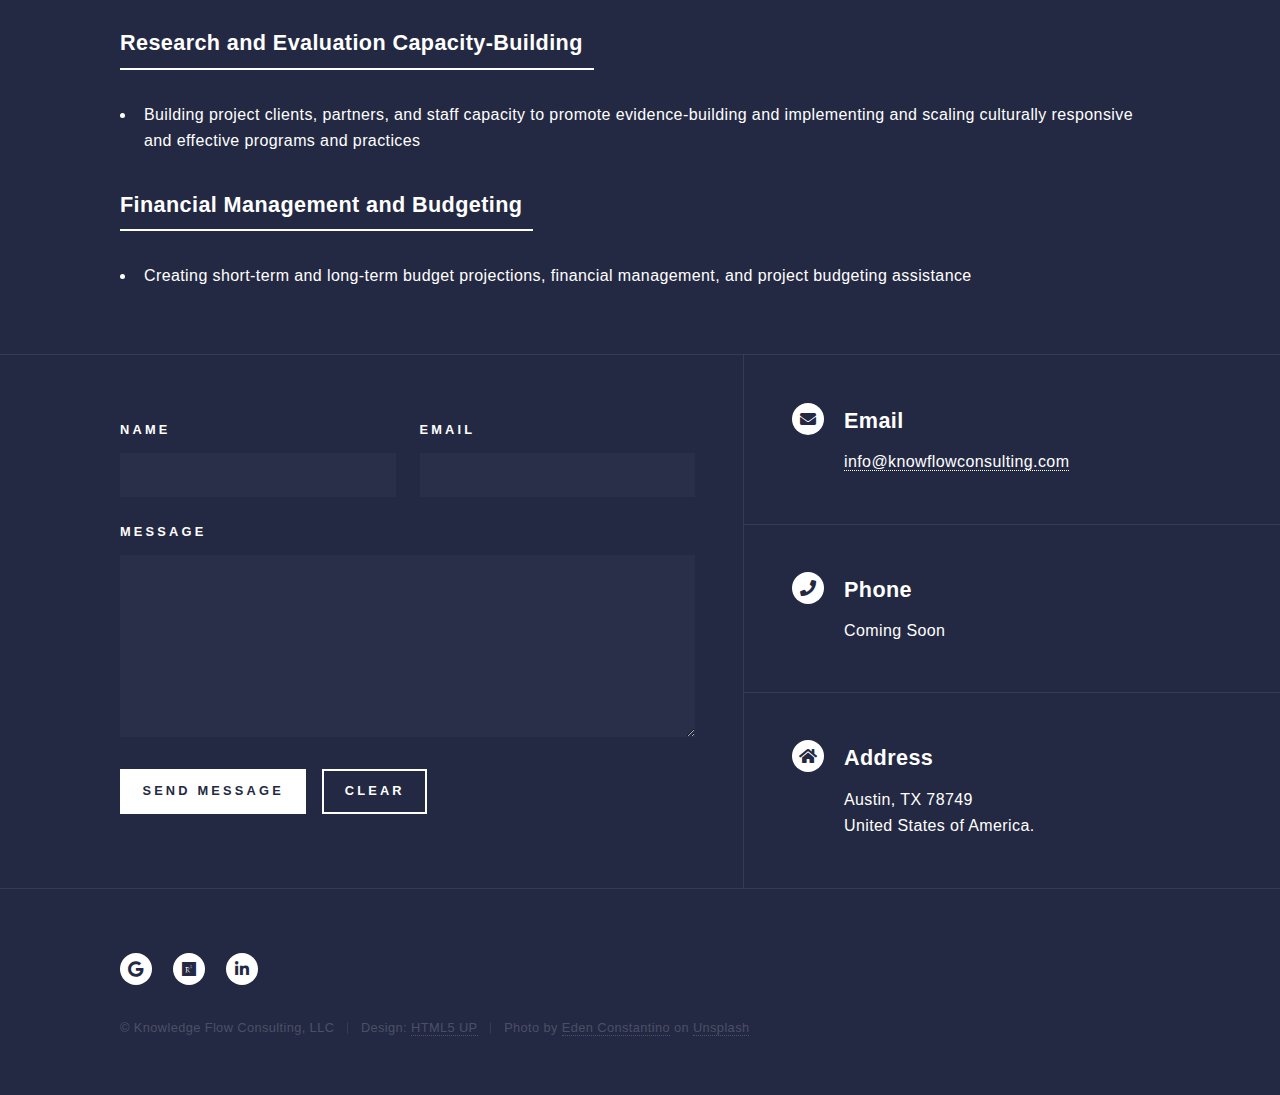
<file: project-management.html>
<!DOCTYPE HTML>
<!--
	Forty by HTML5 UP
	html5up.net | @ajlkn
	Free for personal and commercial use under the CCA 3.0 license (html5up.net/license)
-->
<html>
	<head>
		<title>Knowledge Flow Consulting - Education and Social Science Research</title>
		<meta charset="utf-8" />
		<meta name="viewport" content="width=device-width, initial-scale=1, user-scalable=no" />
		<link rel="stylesheet" href="assets/css/main.css" />
		<noscript><link rel="stylesheet" href="assets/css/noscript.css" /></noscript>
	</head>
	<body class="is-preload">

		<!-- Wrapper -->
			<div id="wrapper">

				<!-- Header -->
					<header id="header">
						<a href="index.html" class="logo"><strong>KnowFlow</strong></a>
						<nav>
							<a href="#menu">Menu</a>
						</nav>
					</header>

				<!-- Menu -->
					<nav id="menu">
						<ul class="links">
							<li><a href="index.html">Home</a></li>
							<li><a href="values-principles.html">Values and Principles</a></li>
							<li><a href="services.html">Services Offered</a></li>
							<li><a href="about-me.html">About Me</a></li>
							<li><a href="endorsements.html">Endorsements</a></li>
						</ul>
					</nav>

				<!-- Main -->
					<div id="main" class="alt">

						<!-- One -->
							<section id="one">
								<div class="inner">
									<header class="major">
										<h1>Project Management</h1>
									</header>
									<span class="image main"><img src="images/proj-mng-top.jpg" alt="" /></span>
									
									<header class="major">
										<h3>Project Development</h3>
									</header>
										<ul>
											<li>Facilitating developing short-term planning and long-term strategy and vision concepts</li> 
											<li>Conducting Needs Assessments and Gap Analysis</li>
										</ul>
									<header class="major">
										<h3>Partnership and Coalition Building</h3>
									</header>
										<ul>
											<li>Building and sustaining partnerships with universities, foundations, and government funders</li>
											<li>Developing project ideas, grant proposals, and research memos for potential funding</li>
										</ul>
									<header class="major">
										<h3>Technical Assistance with Grant Compliance and Management</h3>
									</header>
										<ul>
											<li>Providing Technical Assistance for federal, state, local, and private grants by advising on grant compliance, monitoring objectives progress, planning and allocating project resources, designing and implementing timelines and schedules</li> 
											<li>Providing assistance in running effective meetings, developing and facilitating processes for project employee onboarding, developing policies for supervising project staff and coordinating with external partners</li>
											<li>Assisting in regular check-in meetings and calls for grant progress reporting with funders</li>
											<li>Facilitating and assisting in developing, maintaining, and adhering to standard operating procedures (SOP) and best practices for your team or organization</li>
										</ul>
									<header class="major">
										<h3>Facilitating Continuous Quality Improvement</h3>
									</header>
										<ul>
											<li>Facilitating and developing best practices for equitable program implementation, ensuring program fidelity, tracking grant progress, and fostering a culture for continuous quality improvement to ensure effective achievement of project objectives</li>  
											<li>Measuring project performance to identify areas for improvement for project staff</li>
										</ul>
									<header class="major">
										<h3>Research and Evaluation Capacity-Building</h3>
									</header>
										<ul>
											<li>Building project clients, partners, and staff capacity to promote evidence-building and implementing and scaling culturally responsive and effective programs and practices</li>
										</ul>
									<header class="major">
										<h3>Financial Management and Budgeting</h3>
									</header>
										<ul>
											<li>Creating short-term and long-term budget projections, financial management, and project budgeting assistance</li>
										</ul>
								</div>
							</section>

					</div>

				<!-- Contact -->
					<section id="contact">
						<div class="inner">
							<section>
								<form name="contact" method="POST" data-netlify="true">
									<div class="fields">
										<div class="field half">
											<label for="name">Name</label>
											<input type="text" name="name" id="name" required />
										</div>
										<div class="field half">
											<label for="email">Email</label>
											<input type="email" name="email" id="email" required />
										</div>
										<div class="field">
											<label for="message">Message</label>
											<textarea name="message" id="message" rows="6" required></textarea>
										</div>
									</div>
									<ul class="actions">
										<li><input type="submit" value="Send Message" class="primary" /></li>
										<li><input type="reset" value="Clear" /></li>
									</ul>
								</form>
							</section>
							<section class="split">
								<section>
									<div class="contact-method">
										<span class="icon solid alt fa-envelope"></span>
										<h3>Email</h3>
										<a href="mailto:info@knowflowconsulting.com">info@knowflowconsulting.com</a>
									</div>
								</section>
								<section>
									<div class="contact-method">
										<span class="icon solid alt fa-phone"></span>
										<h3>Phone</h3>
										<span>Coming Soon</span>
									</div>
								</section>
								<section>
									<div class="contact-method">
										<span class="icon solid alt fa-home"></span>
										<h3>Address</h3>
										<span>Austin, TX 78749<br />
										United States of America.</span>
									</div>
								</section>
							</section>
						</div>
					</section>

				<!-- Footer -->
					<footer id="footer">
						<div class="inner">
							<ul class="icons">
								<li><a href="https://scholar.google.com/citations?user=DFaU0n8AAAAJ&hl=en&authuser=2" class="icon brands alt fa-google"><span class="label">Google Scholar</span></a></li>
								<li><a href="https://www.researchgate.net/profile/Pratik-Mhatre-2" class="icon brands alt fa-researchgate"><span class="label">ResearchGate</span></a></li>
								<li><a href="https://www.linkedin.com/in/pratikmhatre/" class="icon brands alt fa-linkedin-in"><span class="label">LinkedIn</span></a></li>
							</ul>
							<ul class="copyright">
								<li>&copy; Knowledge Flow Consulting, LLC</li><li>Design: <a href="https://html5up.net">HTML5 UP</a></li><li>Photo by <a href="https://unsplash.com/@edenconstantin0">Eden Constantino</a> on <a href="https://unsplash.com/">Unsplash</a>
								</li>
  
							</ul>
						</div>
					</footer>

			</div>

		<!-- Scripts -->
			<script src="assets/js/jquery.min.js"></script>
			<script src="assets/js/jquery.scrolly.min.js"></script>
			<script src="assets/js/jquery.scrollex.min.js"></script>
			<script src="assets/js/browser.min.js"></script>
			<script src="assets/js/breakpoints.min.js"></script>
			<script src="assets/js/util.js"></script>
			<script src="assets/js/main.js"></script>

	</body>
</html>
</file>
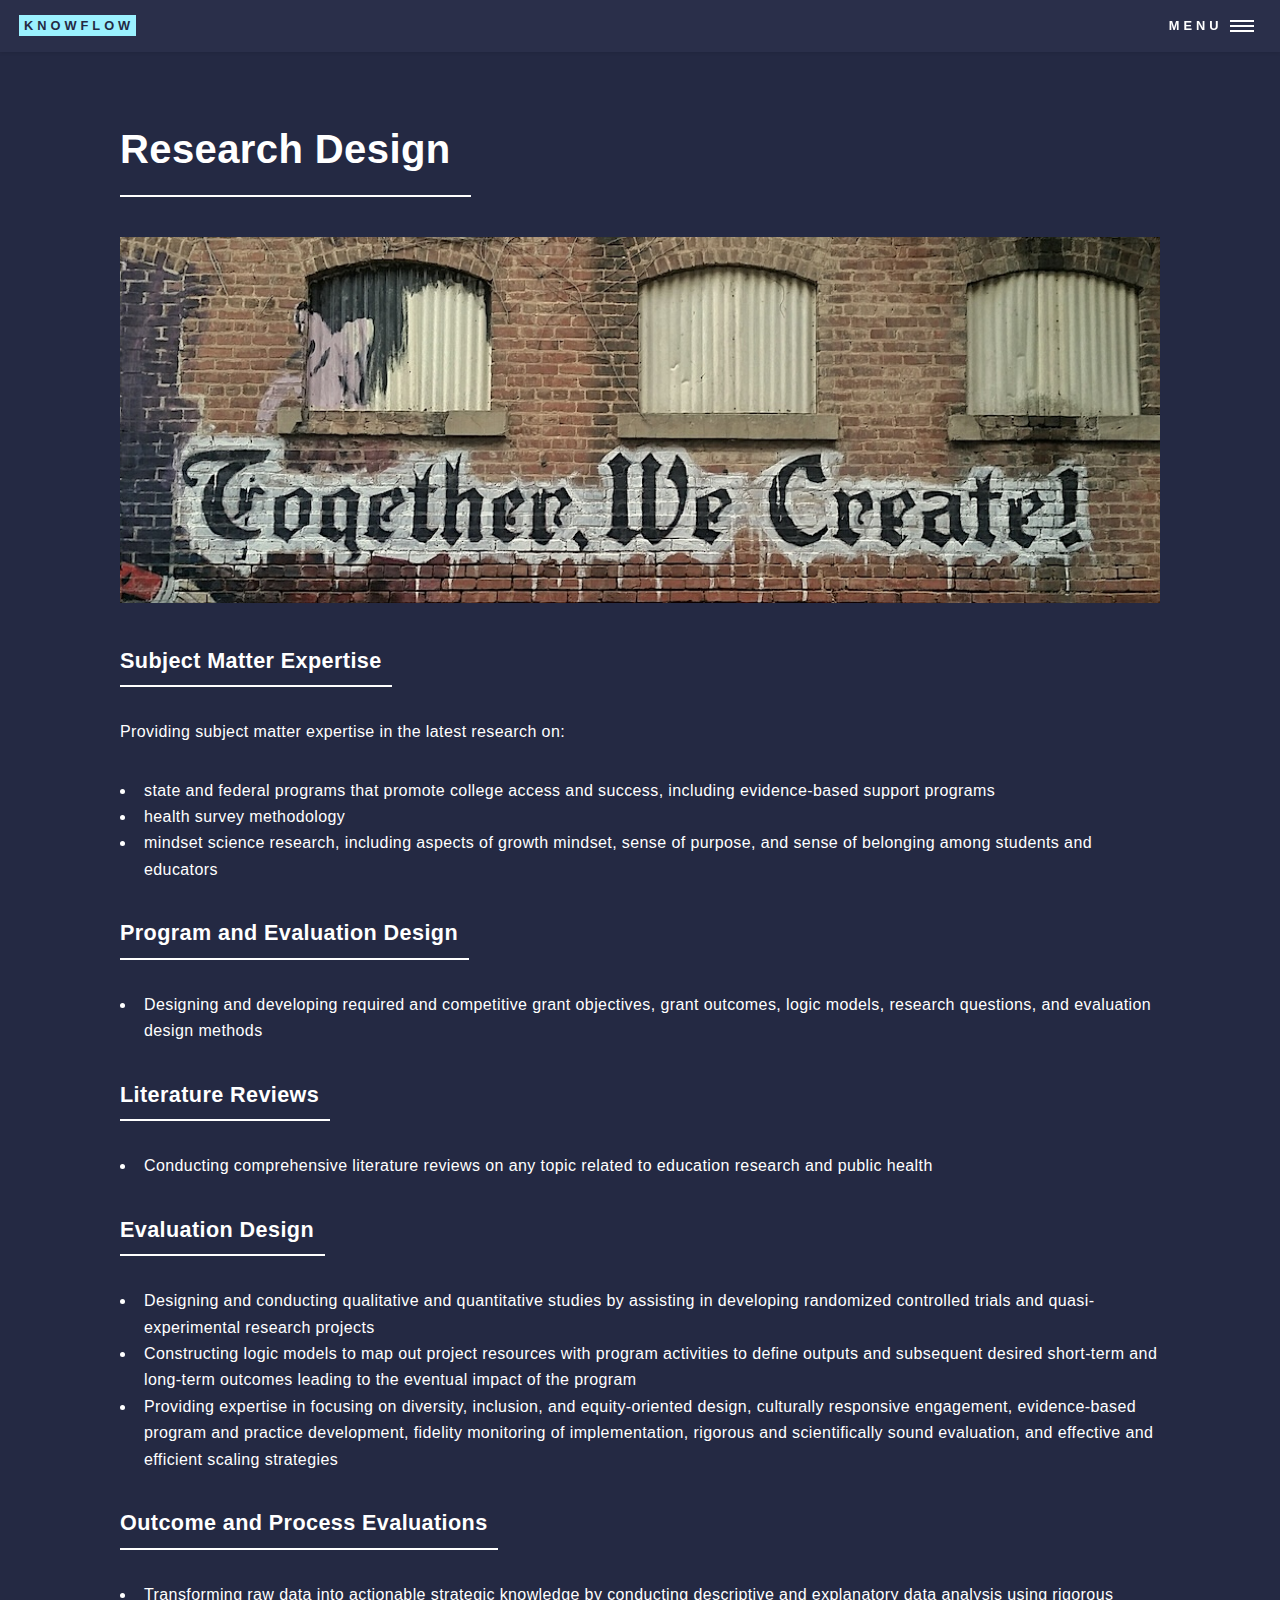
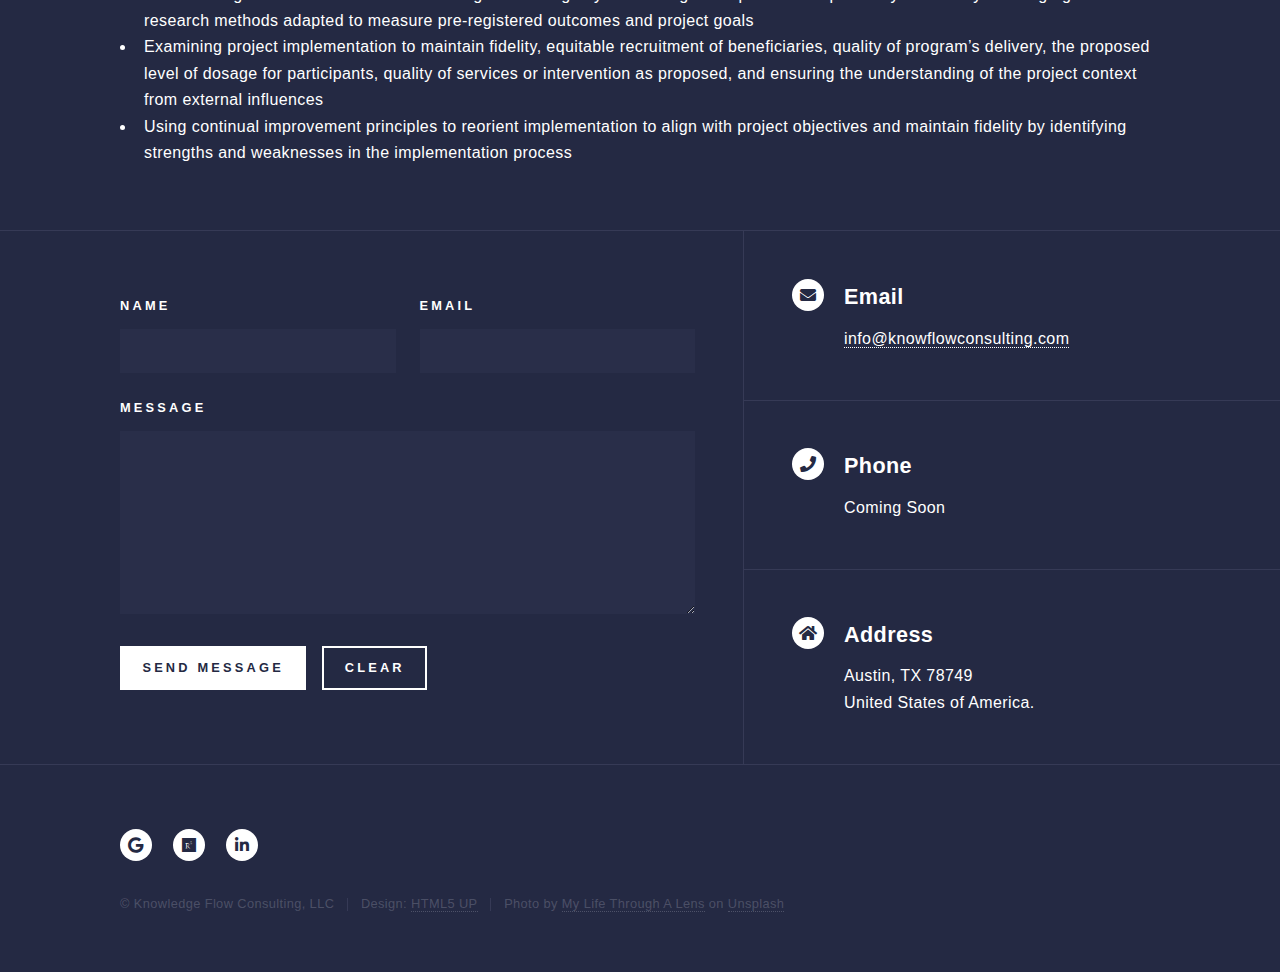
<file: research-design.html>
<!DOCTYPE HTML>
<!--
	Forty by HTML5 UP
	html5up.net | @ajlkn
	Free for personal and commercial use under the CCA 3.0 license (html5up.net/license)
-->
<html>
	<head>
		<title>Knowledge Flow Consulting - Education and Social Science Research</title>
		<meta charset="utf-8" />
		<meta name="viewport" content="width=device-width, initial-scale=1, user-scalable=no" />
		<link rel="stylesheet" href="assets/css/main.css" />
		<noscript><link rel="stylesheet" href="assets/css/noscript.css" /></noscript>
	</head>
	<body class="is-preload">

		<!-- Wrapper -->
			<div id="wrapper">

				<!-- Header -->
					<header id="header">
						<a href="index.html" class="logo"><strong>KnowFlow</strong></a>
						<nav>
							<a href="#menu">Menu</a>
						</nav>
					</header>

				<!-- Menu -->
					<nav id="menu">
						<ul class="links">
							<li><a href="index.html">Home</a></li>
							<li><a href="values-principles.html">Values and Principles</a></li>
							<li><a href="services.html">Services Offered</a></li>
							<li><a href="about-me.html">About Me</a></li>
							<li><a href="endorsements.html">Endorsements</a></li>
						</ul>
					</nav>

				<!-- Main -->
					<div id="main" class="alt">

						<!-- One -->
							<section id="one">
								<div class="inner">
									<header class="major">
										<h1>Research Design</h1>
									</header>
									<span class="image main"><img src="images/research-design.jpg" alt="" /></span>
									<header class="major">
										<h3>Subject Matter Expertise</h3>
									</header>
									<p>Providing subject matter expertise in the latest research on: 
										<ul>
											<li>state and federal programs that promote college access and success, including evidence-based support programs</li> 
											<li>health survey methodology</li>  
											<li>mindset science research, including aspects of growth mindset, sense of purpose, and sense of belonging among students and educators</li>
										</ul>
									</p>

									<header class="major">
										<h3>Program and Evaluation Design</h3>
									</header>
										<ul>
											<li>Designing and developing required and competitive grant objectives, grant outcomes, logic models, research questions, and evaluation design methods</li>
										</ul>

									<header class="major">
										<h3>Literature Reviews</h3>
									</header>
										<ul>
											<li>Conducting comprehensive literature reviews on any topic related to education research and public health</li>
										</ul>

									<header class="major">
										<h3>Evaluation Design</h3>
									</header>
										<ul>
											<li>Designing and conducting qualitative and quantitative studies by assisting in developing randomized controlled trials and quasi-experimental research projects</li>
											<li>Constructing logic models to map out project resources with program activities to define outputs and subsequent desired short-term and long-term outcomes leading to the eventual impact of the program</li>
											<li>Providing expertise in focusing on diversity, inclusion, and equity-oriented design, culturally responsive engagement, evidence-based program and practice development, fidelity monitoring of implementation, rigorous and scientifically sound evaluation, and effective and efficient scaling strategies</li>
										</ul>
										
									<header class="major">
										<h3>Outcome and Process Evaluations</h3>
									</header>
										<ul>
											<li>Transforming raw data into actionable strategic knowledge by conducting descriptive and explanatory data analysis using rigorous research methods adapted to measure pre-registered outcomes and project goals</li>
											<li>Examining project implementation to maintain fidelity, equitable recruitment of beneficiaries, quality of program’s delivery, the proposed level of dosage for participants, quality of services or intervention as proposed, and ensuring the understanding of the project context from external influences</li>
											<li>Using continual improvement principles to reorient implementation to align with project objectives and maintain fidelity by identifying strengths and weaknesses in the implementation process</li>
										</ul>
								</div>
							</section>

					</div>

				<!-- Contact -->
					<section id="contact">
						<div class="inner">
							<section>
								<form name="contact" method="POST" data-netlify="true">
									<div class="fields">
										<div class="field half">
											<label for="name">Name</label>
											<input type="text" name="name" id="name" required />
										</div>
										<div class="field half">
											<label for="email">Email</label>
											<input type="email" name="email" id="email" required />
										</div>
										<div class="field">
											<label for="message">Message</label>
											<textarea name="message" id="message" rows="6" required></textarea>
										</div>
									</div>
									<ul class="actions">
										<li><input type="submit" value="Send Message" class="primary" /></li>
										<li><input type="reset" value="Clear" /></li>
									</ul>
								</form>
							</section>
							<section class="split">
								<section>
									<div class="contact-method">
										<span class="icon solid alt fa-envelope"></span>
										<h3>Email</h3>
										<a href="mailto:info@knowflowconsulting.com">info@knowflowconsulting.com</a>
									</div>
								</section>
								<section>
									<div class="contact-method">
										<span class="icon solid alt fa-phone"></span>
										<h3>Phone</h3>
										<span>Coming Soon</span>
									</div>
								</section>
								<section>
									<div class="contact-method">
										<span class="icon solid alt fa-home"></span>
										<h3>Address</h3>
										<span>Austin, TX 78749<br />
										United States of America.</span>
									</div>
								</section>
							</section>
						</div>
					</section>

				<!-- Footer -->
					<footer id="footer">
						<div class="inner">
							<ul class="icons">
								<li><a href="https://scholar.google.com/citations?user=DFaU0n8AAAAJ&hl=en&authuser=2" class="icon brands alt fa-google"><span class="label">Google Scholar</span></a></li>
								<li><a href="https://www.researchgate.net/profile/Pratik-Mhatre-2" class="icon brands alt fa-researchgate"><span class="label">ResearchGate</span></a></li>
								<li><a href="https://www.linkedin.com/in/pratikmhatre/" class="icon brands alt fa-linkedin-in"><span class="label">LinkedIn</span></a></li>
							</ul>
							<ul class="copyright">
								<li>&copy; Knowledge Flow Consulting, LLC</li><li>Design: <a href="https://html5up.net">HTML5 UP</a></li><li>Photo by <a href="https://unsplash.com/@bamagal">My Life Through A Lens</a> on <a href="https://unsplash.com/">Unsplash</a>
								</li>
							</ul>
						</div>
					</footer>

			</div>

		<!-- Scripts -->
			<script src="assets/js/jquery.min.js"></script>
			<script src="assets/js/jquery.scrolly.min.js"></script>
			<script src="assets/js/jquery.scrollex.min.js"></script>
			<script src="assets/js/browser.min.js"></script>
			<script src="assets/js/breakpoints.min.js"></script>
			<script src="assets/js/util.js"></script>
			<script src="assets/js/main.js"></script>

	</body>
</html>
</file>
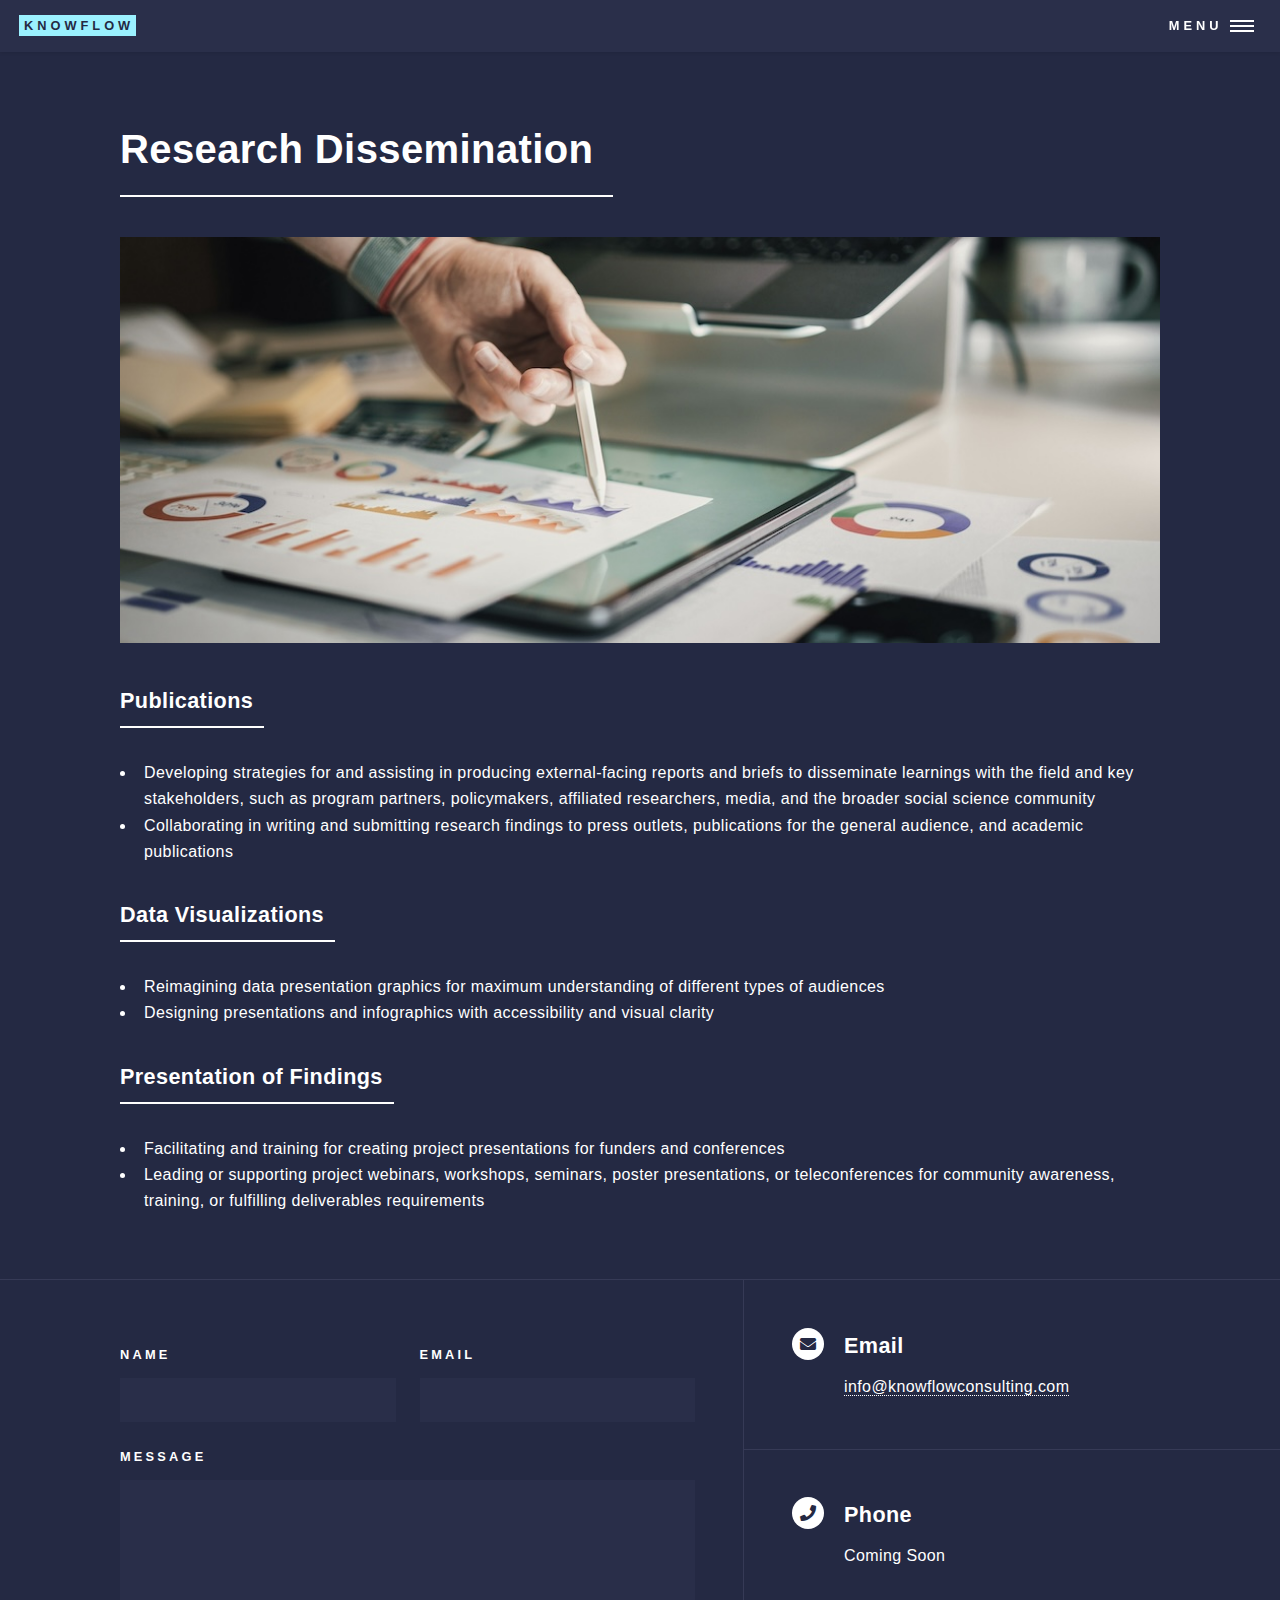
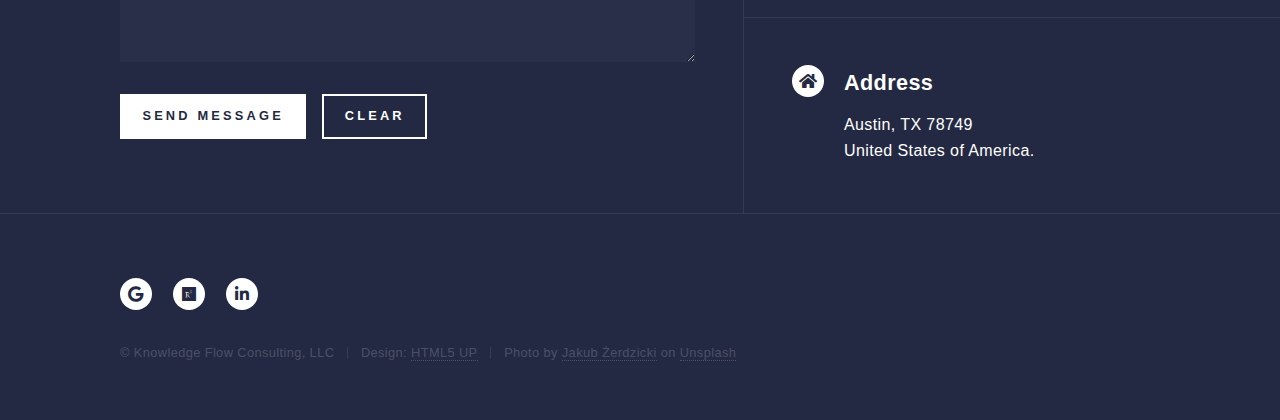
<file: research-dissemination.html>
<!DOCTYPE HTML>
<!--
	Forty by HTML5 UP
	html5up.net | @ajlkn
	Free for personal and commercial use under the CCA 3.0 license (html5up.net/license)
-->
<html>
	<head>
		<title>Knowledge Flow Consulting - Education and Social Science Research</title>
		<meta charset="utf-8" />
		<meta name="viewport" content="width=device-width, initial-scale=1, user-scalable=no" />
		<link rel="stylesheet" href="assets/css/main.css" />
		<noscript><link rel="stylesheet" href="assets/css/noscript.css" /></noscript>
	</head>
	<body class="is-preload">

		<!-- Wrapper -->
			<div id="wrapper">

				<!-- Header -->
					<header id="header">
						<a href="index.html" class="logo"><strong>KnowFlow</strong></a>
						<nav>
							<a href="#menu">Menu</a>
						</nav>
					</header>

				<!-- Menu -->
					<nav id="menu">
						<ul class="links">
							<li><a href="index.html">Home</a></li>
							<li><a href="values-principles.html">Values and Principles</a></li>
							<li><a href="services.html">Services Offered</a></li>
							<li><a href="about-me.html">About Me</a></li>
							<li><a href="endorsements.html">Endorsements</a></li>
						</ul>
					</nav>

				<!-- Main -->
					<div id="main" class="alt">

						<!-- One -->
							<section id="one">
								<div class="inner">
									<header class="major">
										<h1>Research Dissemination</h1>
									</header>
									<span class="image main"><img src="images/rsch-dissem.jpg" alt="" /></span>
									<header class="major">
										<h3>Publications</h3>
									</header>
										<ul>
											<li>Developing strategies for and assisting in producing external-facing reports and briefs to disseminate learnings with the field and key stakeholders, such as program partners, policymakers, affiliated researchers, media, and the broader social science community</li> 
											<li>Collaborating in writing and submitting research findings to press outlets, publications for the general audience, and academic publications</li>
										</ul>

									<header class="major">
										<h3>Data Visualizations</h3>
									</header>
										<ul>
											<li>Reimagining data presentation graphics for maximum understanding of different types of audiences</li>
											<li>Designing presentations and infographics with accessibility and visual clarity</li>
										</ul>

									<header class="major">
										<h3>Presentation of Findings</h3>
									</header>
										<ul>
											<li>Facilitating and training for creating project presentations for funders and conferences</li>
											<li>Leading or supporting project webinars, workshops, seminars, poster presentations, or teleconferences for community awareness, training, or fulfilling deliverables requirements</li>
										</ul>
								</div>
							</section>

					</div>

				<!-- Contact -->
					<section id="contact">
						<div class="inner">
							<section>
								<form name="contact" method="POST" data-netlify="true">
									<div class="fields">
										<div class="field half">
											<label for="name">Name</label>
											<input type="text" name="name" id="name" required />
										</div>
										<div class="field half">
											<label for="email">Email</label>
											<input type="email" name="email" id="email" required />
										</div>
										<div class="field">
											<label for="message">Message</label>
											<textarea name="message" id="message" rows="6" required></textarea>
										</div>
									</div>
									<ul class="actions">
										<li><input type="submit" value="Send Message" class="primary" /></li>
										<li><input type="reset" value="Clear" /></li>
									</ul>
								</form>
							</section>
							<section class="split">
								<section>
									<div class="contact-method">
										<span class="icon solid alt fa-envelope"></span>
										<h3>Email</h3>
										<a href="mailto:info@knowflowconsulting.com">info@knowflowconsulting.com</a>
									</div>
								</section>
								<section>
									<div class="contact-method">
										<span class="icon solid alt fa-phone"></span>
										<h3>Phone</h3>
										<span>Coming Soon</span>
									</div>
								</section>
								<section>
									<div class="contact-method">
										<span class="icon solid alt fa-home"></span>
										<h3>Address</h3>
										<span>Austin, TX 78749<br />
										United States of America.</span>
									</div>
								</section>
							</section>
						</div>
					</section>

				<!-- Footer -->
					<footer id="footer">
						<div class="inner">
							<ul class="icons">
								<li><a href="https://scholar.google.com/citations?user=DFaU0n8AAAAJ&hl=en&authuser=2" class="icon brands alt fa-google"><span class="label">Google Scholar</span></a></li>
								<li><a href="https://www.researchgate.net/profile/Pratik-Mhatre-2" class="icon brands alt fa-researchgate"><span class="label">ResearchGate</span></a></li>
								<li><a href="https://www.linkedin.com/in/pratikmhatre/" class="icon brands alt fa-linkedin-in"><span class="label">LinkedIn</span></a></li>
							</ul>
							<ul class="copyright">
								<li>&copy; Knowledge Flow Consulting, LLC</li><li>Design: <a href="https://html5up.net">HTML5 UP</a></li><li>Photo by <a href="https://unsplash.com/@jakubzerdzicki">Jakub Żerdzicki</a> on <a href="https://unsplash.com/">Unsplash</a>
								</li>
							</ul>
						</div>
					</footer>

			</div>

		<!-- Scripts -->
			<script src="assets/js/jquery.min.js"></script>
			<script src="assets/js/jquery.scrolly.min.js"></script>
			<script src="assets/js/jquery.scrollex.min.js"></script>
			<script src="assets/js/browser.min.js"></script>
			<script src="assets/js/breakpoints.min.js"></script>
			<script src="assets/js/util.js"></script>
			<script src="assets/js/main.js"></script>

	</body>
</html>
</file>
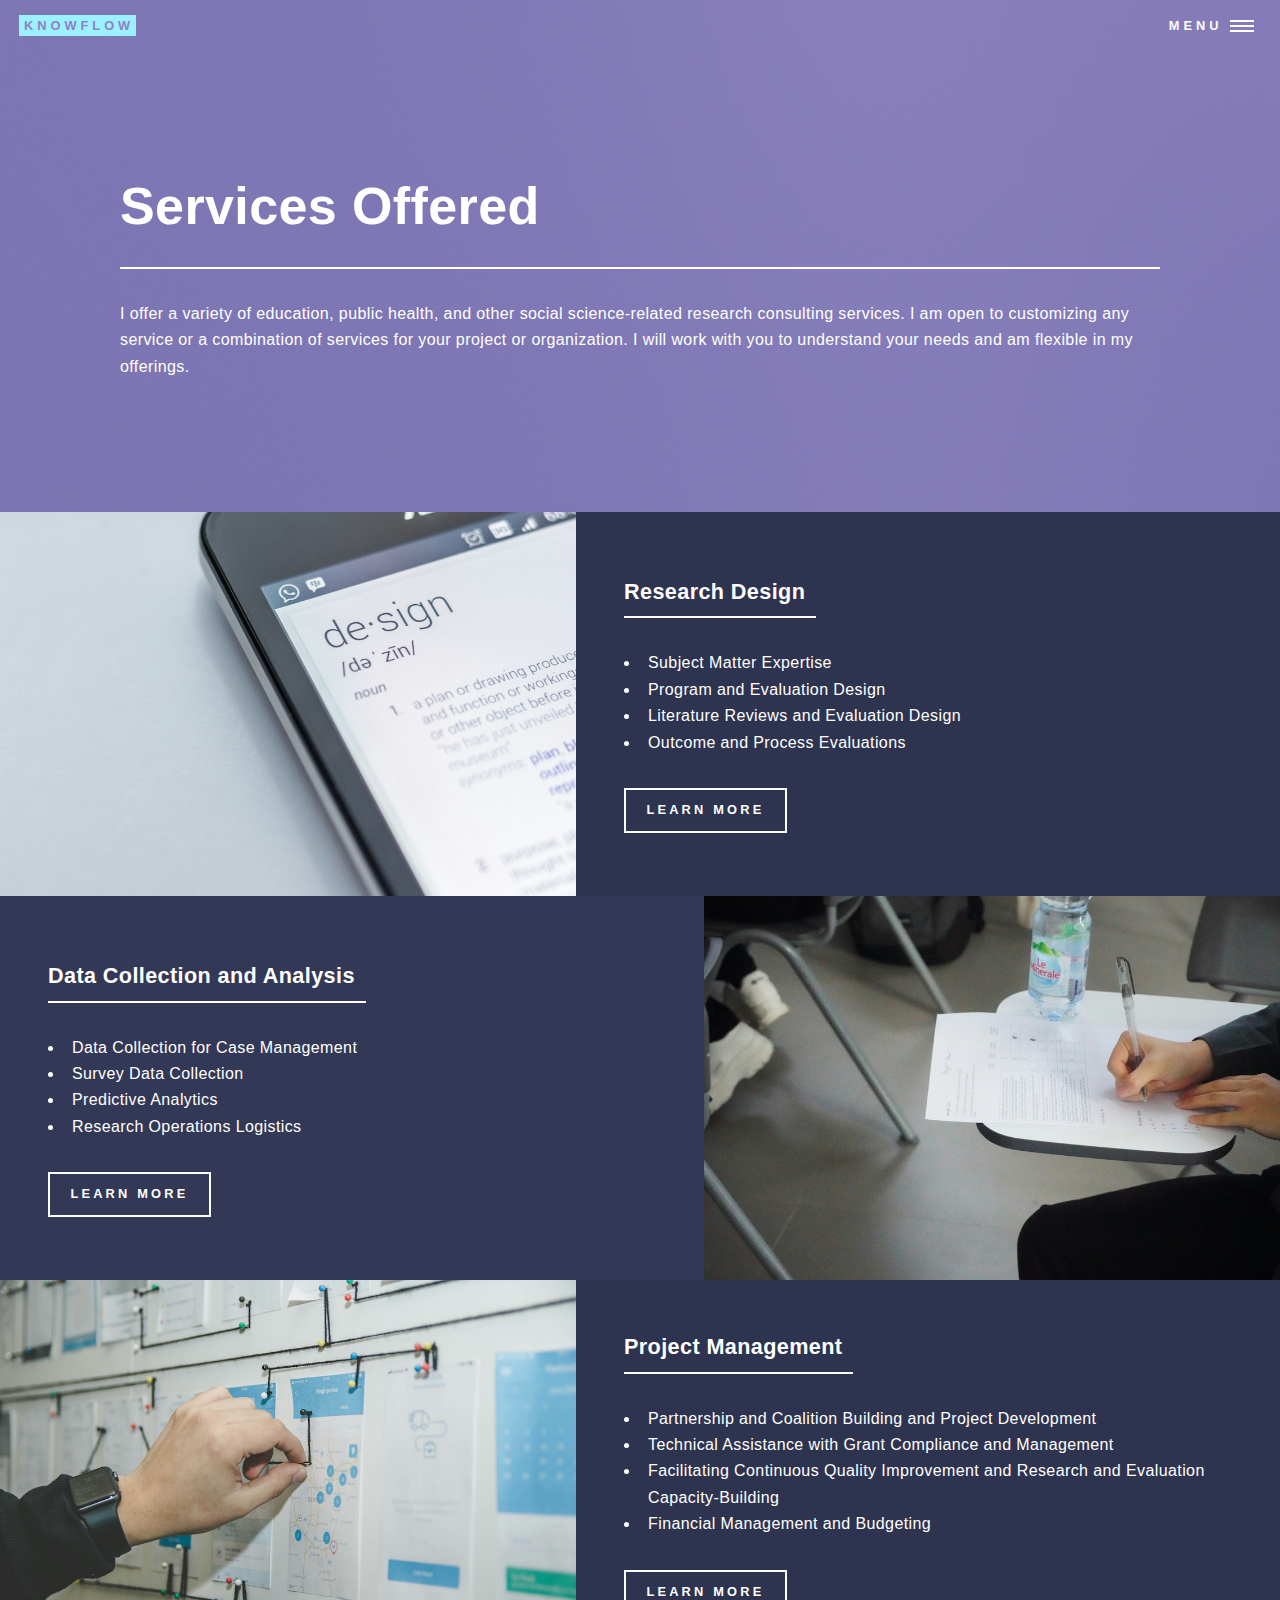
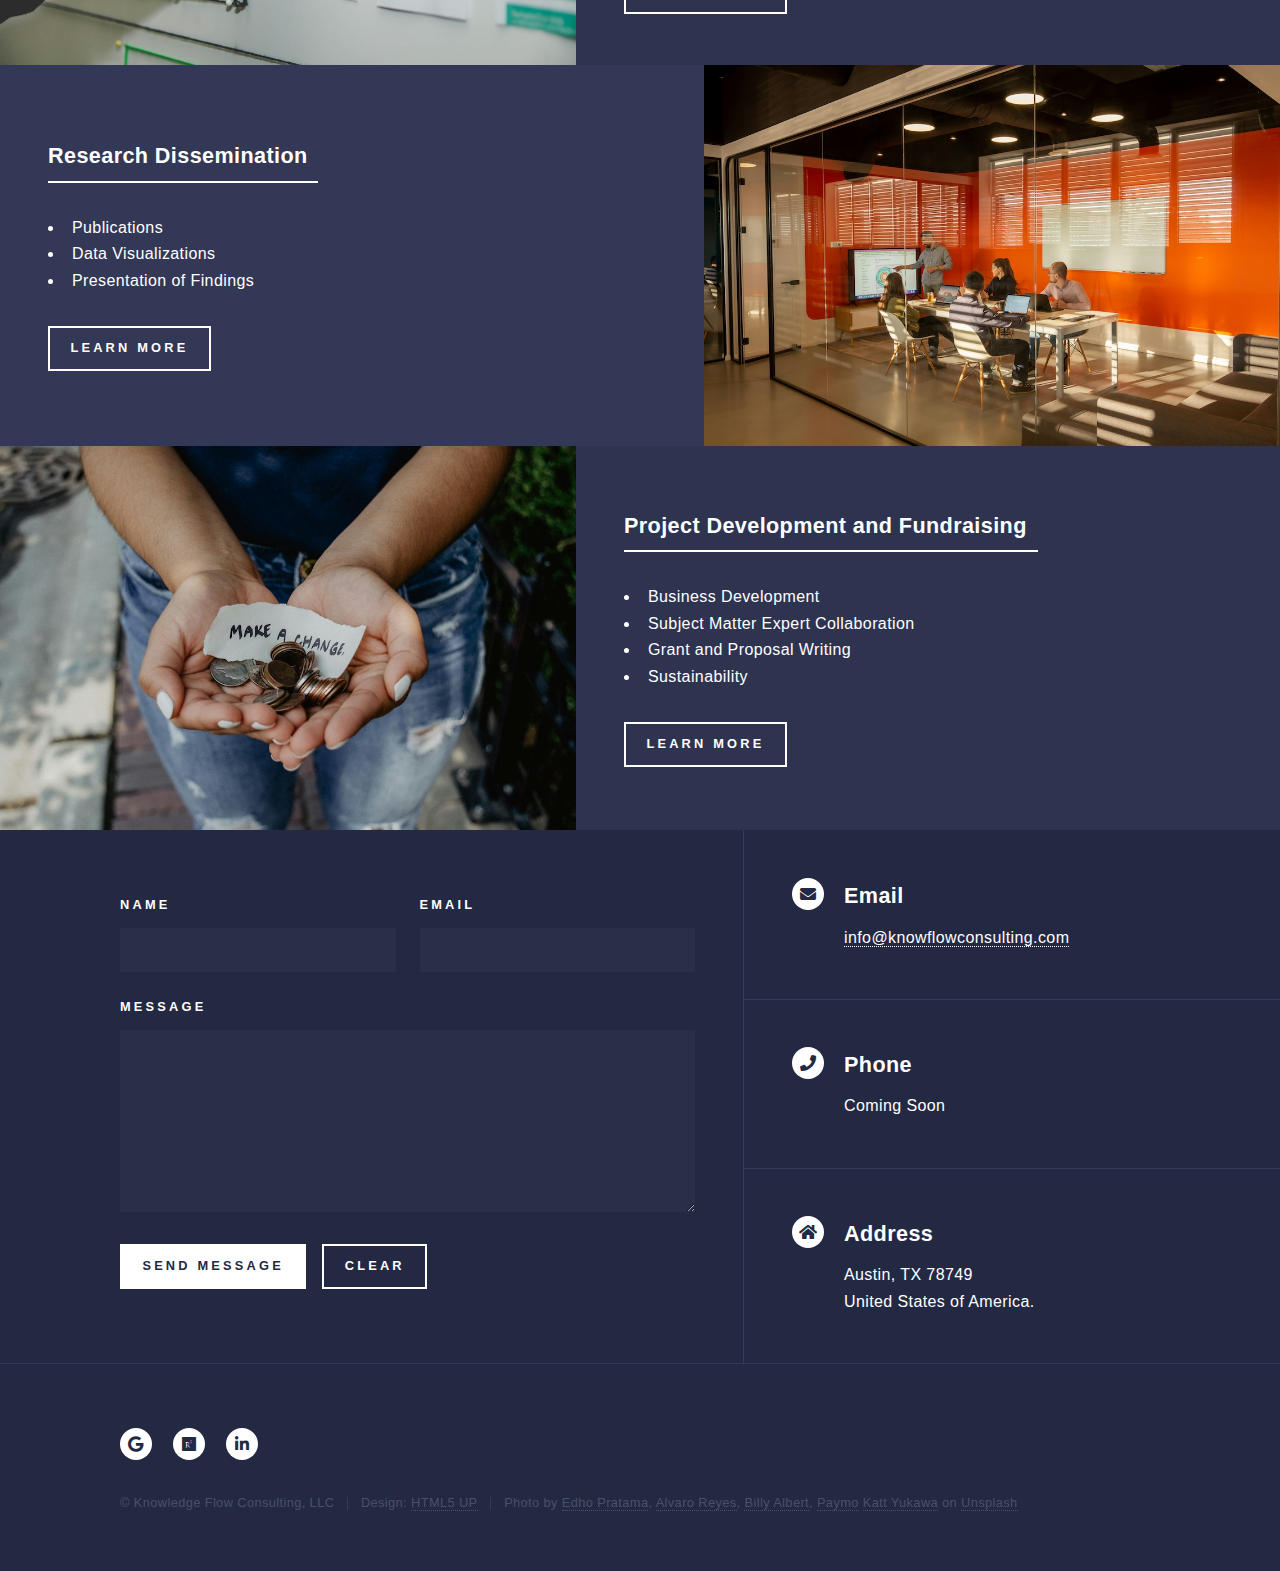
<file: services.html>
<!DOCTYPE HTML>
<!--
	Forty by HTML5 UP
	html5up.net | @ajlkn
	Free for personal and commercial use under the CCA 3.0 license (html5up.net/license)
-->
<html>
	<head>
		<title>Services Offered - Knowledge Flow Consulting</title>
		<meta charset="utf-8" />
		<meta name="viewport" content="width=device-width, initial-scale=1, user-scalable=no" />
		<link rel="stylesheet" href="assets/css/main.css" />
		<noscript><link rel="stylesheet" href="assets/css/noscript.css" /></noscript>
	</head>
	<body class="is-preload">

		<!-- Wrapper -->
			<div id="wrapper">

				<!-- Header -->
				<!-- Note: The "styleN" class below should match that of the banner element. -->
					<header id="header" class="alt style2">
						<a href="index.html" class="logo"><strong>KnowFlow</strong></a>
						<nav>
							<a href="#menu">Menu</a>
						</nav>
					</header>

				<!-- Menu -->
					<nav id="menu">
						<ul class="links">
							<li><a href="index.html">Home</a></li>
							<li><a href="values-principles.html">Values and Principles</a></li>
							<li><a href="services.html">Services Offered</a></li>
							<li><a href="about-me.html">About Me</a></li>
							<li><a href="endorsements.html">Endorsements</a></li>
						</ul>
					</nav>

				<!-- Banner -->
				<!-- Note: The "styleN" class below should match that of the header element. -->
					<section id="banner" class="style2">
						<div class="inner">
							<span class="image">
								<img src="images/pic07.jpg" alt="" />
							</span>
							<header class="major">
								<h1>Services Offered</h1>
							</header>
								<p>I offer a variety of education, public health, and other social science-related research consulting services. 
								   I am open to customizing any service or a combination of services for your project or organization. I will
								   work with you to understand your needs and am flexible in my offerings. 	
								</p>
						</div>
					</section>

				<!-- Main -->
					<div id="main">

						<!-- One and Two -->
							<section id="one" class="spotlights">
								<section>
									<a href="research-design.html" class="image">
										<img src="images/service-01.jpg" alt="" data-position="top center" />
									</a>
									<div class="content">
										<div class="inner">
											<header class="major">
												<h3>Research Design</h3>
											</header>
											<ul>
												<li>Subject Matter Expertise</li>
												<li>Program and Evaluation Design</li>
												<li>Literature Reviews and Evaluation Design</li>
												<li>Outcome and Process Evaluations</li>
											</ul>
											<ul class="actions">
												<li><a href="research-design.html" class="button">Learn more</a></li>
											</ul>
										</div>
									</div>
								</section>

								<section>
									<a href="data-collection-analysis.html" class="image">
										<img src="images/service-02.jpg" alt="" data-position="center center" />
									</a>
									<div class="content">
										<div class="inner">
											<header class="major">
												<h3>Data Collection and Analysis</h3>
											</header>
											<ul>
												<li>Data Collection for Case Management</li>
												<li>Survey Data Collection</li>
												<li>Predictive Analytics</li>
												<li>Research Operations Logistics</li>
											</ul>
											<ul class="actions">
												<li><a href="data-collection-analysis.html" class="button">Learn more</a></li>
											</ul>
										</div>
									</div>
								</section>
							</section>
						<!-- Three and Four -->
							<section id="three" class="spotlights">
								<section>
									<a href="project-management.html" class="image">
										<img src="images/service-03.jpg" alt="" data-position="top center" />
									</a>
									<div class="content">
										<div class="inner">
											<header class="major">
												<h3>Project Management</h3>
											</header>
											<ul>
												<li>Partnership and Coalition Building and Project Development</li>
												<li>Technical Assistance with Grant Compliance and Management</li>
												<li>Facilitating Continuous Quality Improvement and Research and Evaluation Capacity-Building</li>
												<li>Financial Management and Budgeting</li>
											</ul>
											<ul class="actions">
												<li><a href="project-management.html" class="button">Learn more</a></li>
											</ul>
										</div>
									</div>
								</section>

								<section>
									<a href="research-dissemination.html" class="image">
										<img src="images/service-04.jpg" alt="" data-position="25% 25%" />
									</a>
									<div class="content">
										<div class="inner">
											<header class="major">
												<h3>Research Dissemination</h3>
											</header>
											<ul>
												<li>Publications</li>
												<li>Data Visualizations</li>
												<li>Presentation of Findings</li>
											</ul>
											<ul class="actions">
												<li><a href="research-dissemination.html" class="button">Learn more</a></li>
											</ul>
										</div>
									</div>
								</section>
						<!--Five-->
							<section id="five" class="spotlights">
								<section>
									<a href="project-development-funding.html" class="image">
										<img src="images/service-05.jpg" alt="" data-position="top center" />
									</a>
									<div class="content">
										<div class="inner">
											<header class="major">
												<h3>Project Development and Fundraising</h3>
											</header>
											<ul>
												<li>Business Development</li>
												<li>Subject Matter Expert Collaboration</li>
												<li>Grant and Proposal Writing</li>
												<li>Sustainability</li>
											</ul>
											<ul class="actions">
												<li><a href="project-development-funding.html" class="button">Learn more</a></li>
											</ul>
										</div>
									</div>
								</section>
							</section>
					</div>

				<!-- Contact -->
					<section id="contact">
						<div class="inner">
							<section>
								<form name="contact" method="POST" data-netlify="true">
									<div class="fields">
										<div class="field half">
											<label for="name">Name</label>
											<input type="text" name="name" id="name" required />
										</div>
										<div class="field half">
											<label for="email">Email</label>
											<input type="email" name="email" id="email" required />
										</div>
										<div class="field">
											<label for="message">Message</label>
											<textarea name="message" id="message" rows="6" required></textarea>
										</div>
									</div>
									<ul class="actions">
										<li><input type="submit" value="Send Message" class="primary" /></li>
										<li><input type="reset" value="Clear" /></li>
									</ul>
								</form>
							</section>
							<section class="split">
								<section>
									<div class="contact-method">
										<span class="icon solid alt fa-envelope"></span>
										<h3>Email</h3>
										<a href="mailto:info@knowflowconsulting.com">info@knowflowconsulting.com</a>
									</div>
								</section>
								<section>
									<div class="contact-method">
										<span class="icon solid alt fa-phone"></span>
										<h3>Phone</h3>
										<span>Coming Soon</span>
									</div>
								</section>
								<section>
									<div class="contact-method">
										<span class="icon solid alt fa-home"></span>
										<h3>Address</h3>
										<span>Austin, TX 78749<br />
										United States of America.</span>
									</div>
								</section>
							</section>
						</div>
					</section>

				<!-- Footer -->
					<footer id="footer">
						<div class="inner">
							<ul class="icons">
								<li><a href="https://scholar.google.com/citations?user=DFaU0n8AAAAJ&hl=en&authuser=2" class="icon brands alt fa-google"><span class="label">Google Scholar</span></a></li>
								<li><a href="https://www.researchgate.net/profile/Pratik-Mhatre-2" class="icon brands alt fa-researchgate"><span class="label">ResearchGate</span></a></li>
								<li><a href="https://www.linkedin.com/in/pratikmhatre/" class="icon brands alt fa-linkedin-in"><span class="label">LinkedIn</span></a></li>
							</ul>
							<ul class="copyright">
								<li>&copy; Knowledge Flow Consulting, LLC</li><li>Design: <a href="https://html5up.net">HTML5 UP</a></li><li>Photo by <a href="https://unsplash.com/@edhoradic">Edho Pratama</a>, <a href="https://unsplash.com/@alvarordesign">Alvaro Reyes</a>, <a href="https://unsplash.com/@kobilly">Billy Albert</a>, <a href="https://unsplash.com/@paymo">Paymo</a> <a href="https://unsplash.com/@kattyukawa">Katt Yukawa</a> on <a href="https://unsplash.com/">Unsplash</a></li>
							</ul>
						</div>
					</footer>

			</div>

		<!-- Scripts -->
			<script src="assets/js/jquery.min.js"></script>
			<script src="assets/js/jquery.scrolly.min.js"></script>
			<script src="assets/js/jquery.scrollex.min.js"></script>
			<script src="assets/js/browser.min.js"></script>
			<script src="assets/js/breakpoints.min.js"></script>
			<script src="assets/js/util.js"></script>
			<script src="assets/js/main.js"></script>

	</body>
</html>
</file>
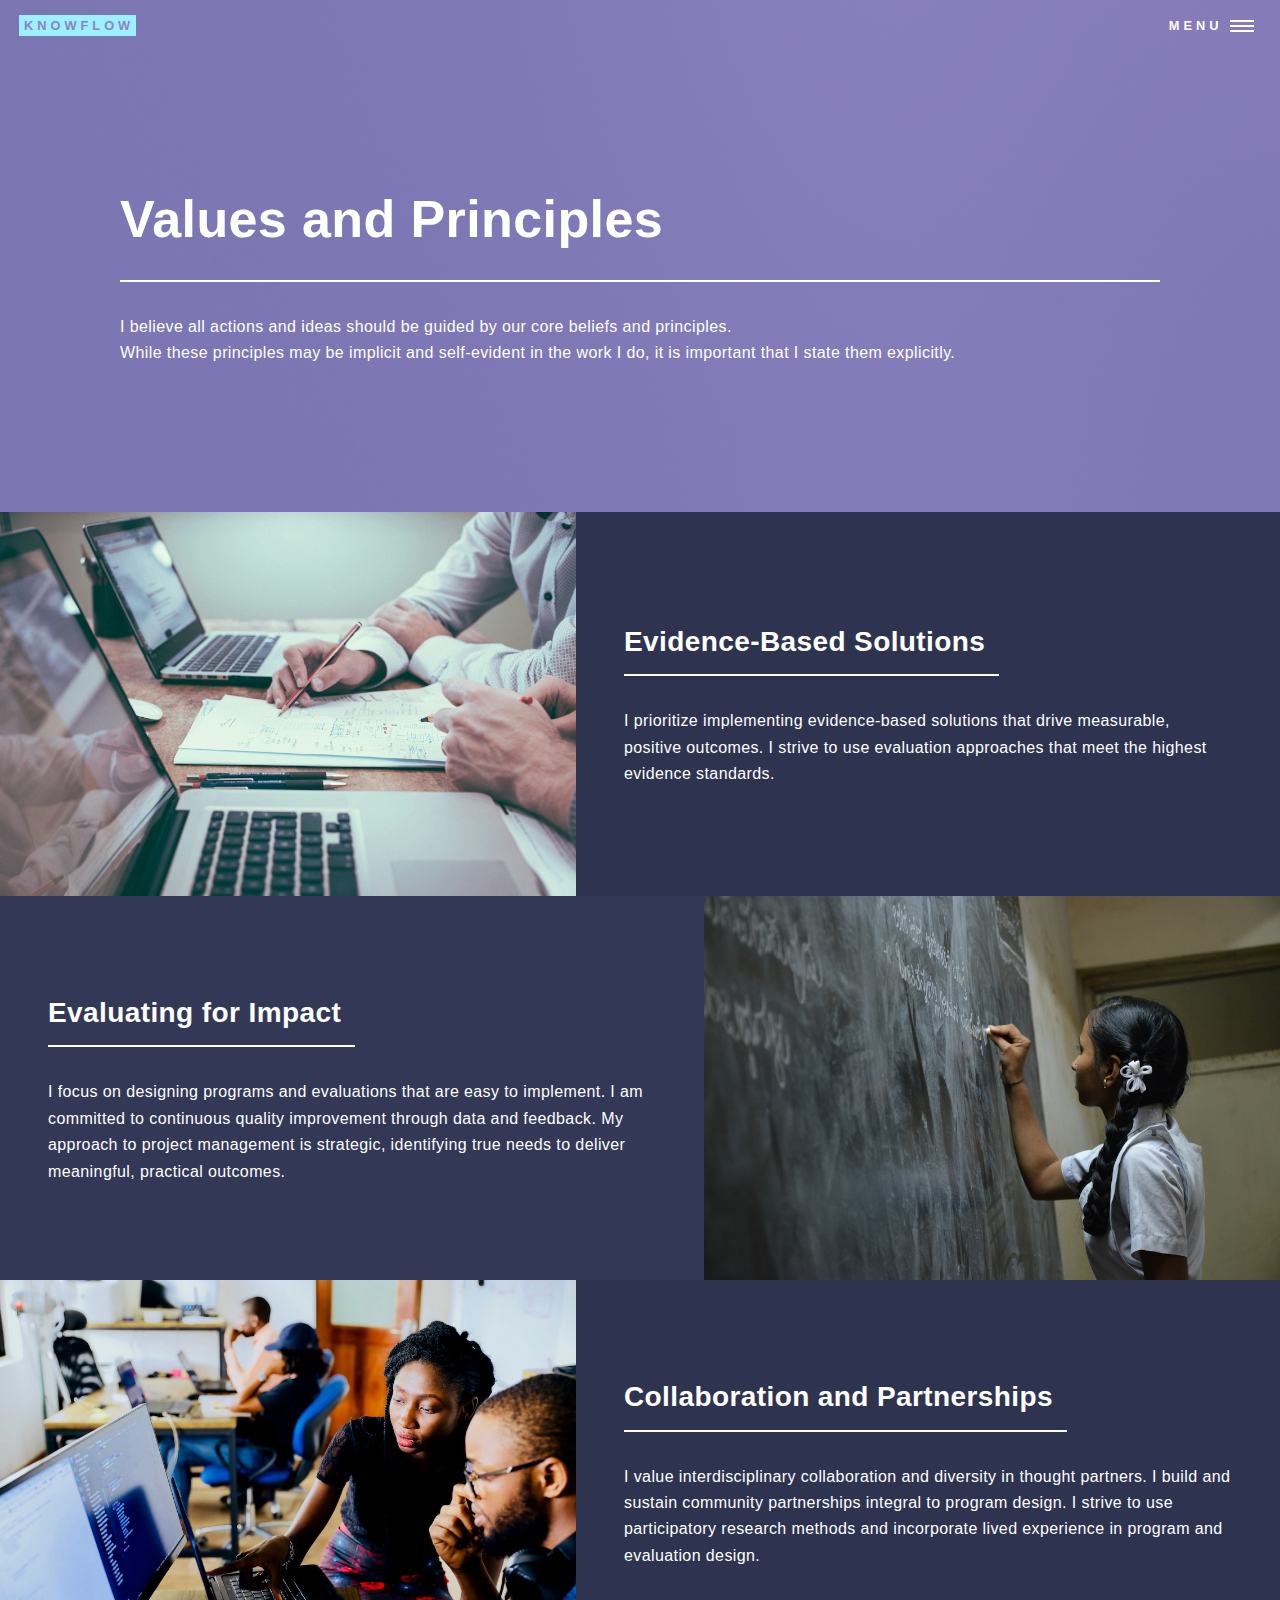
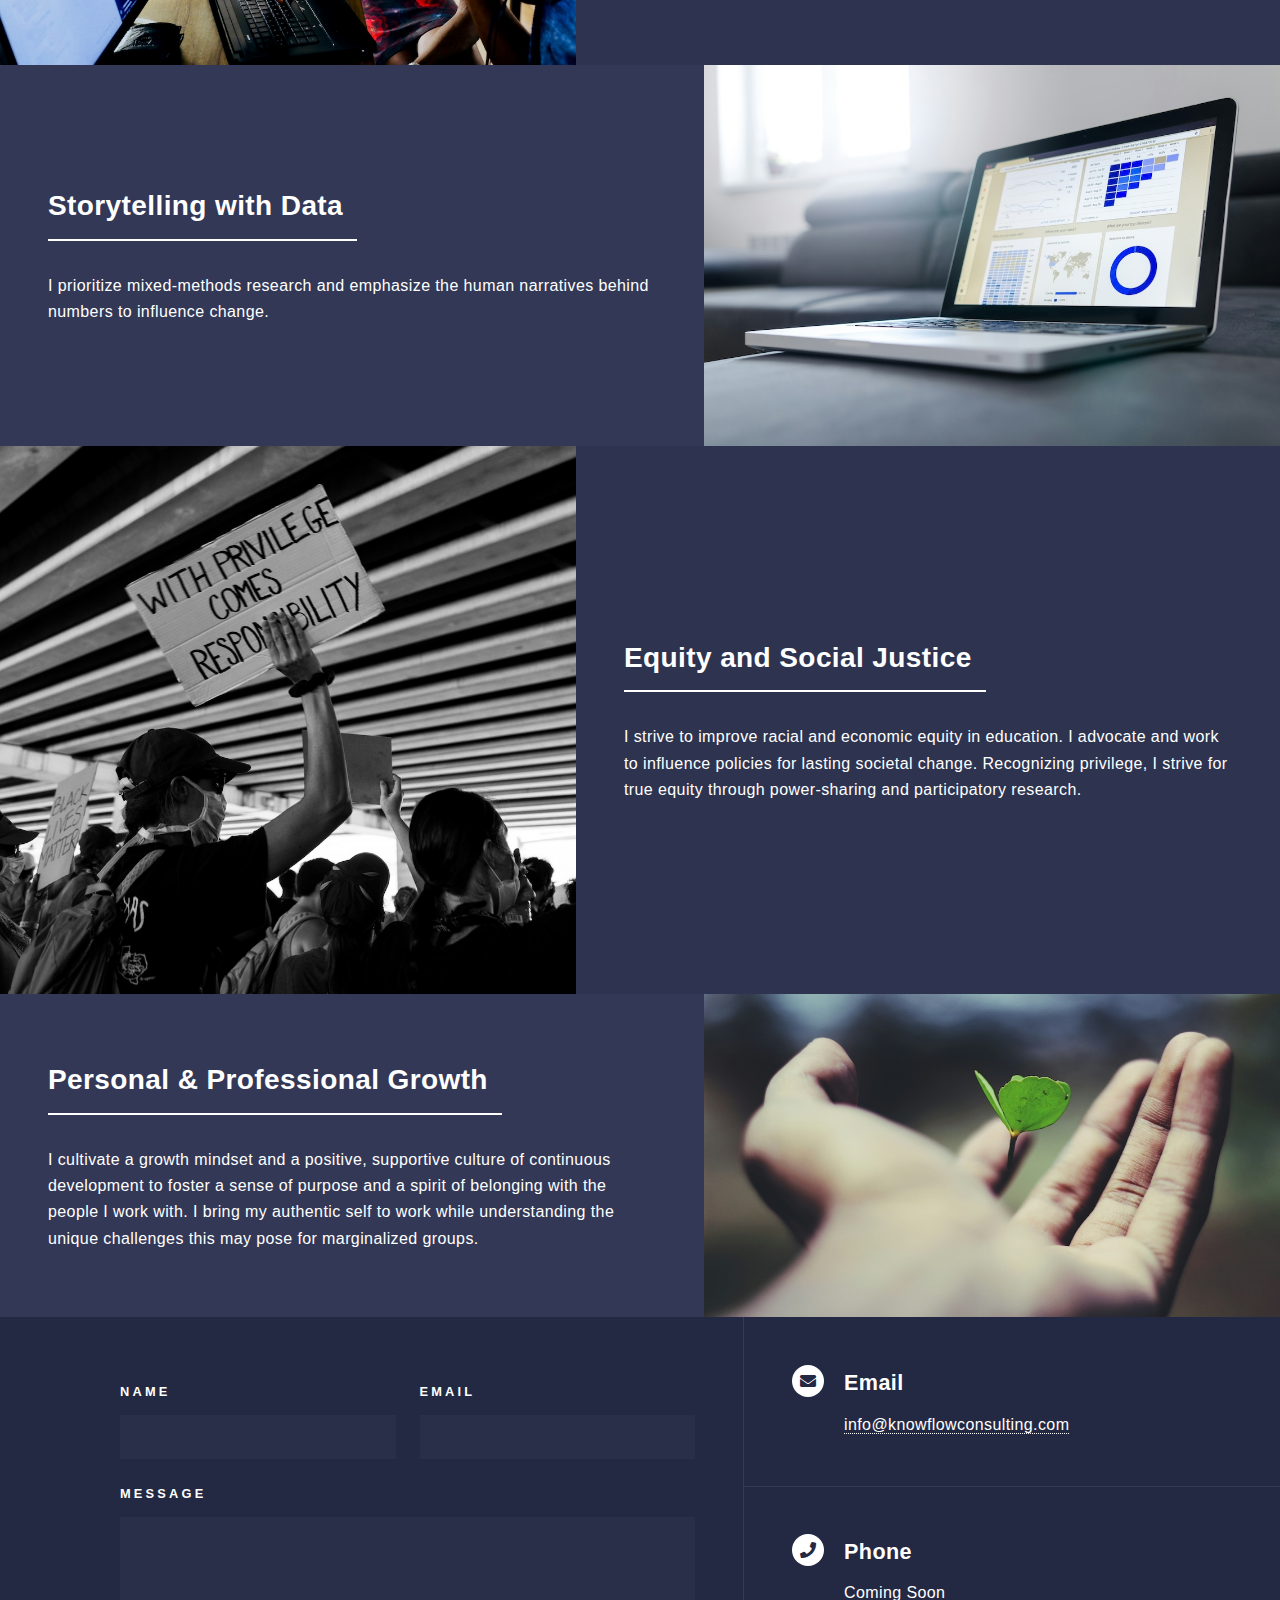
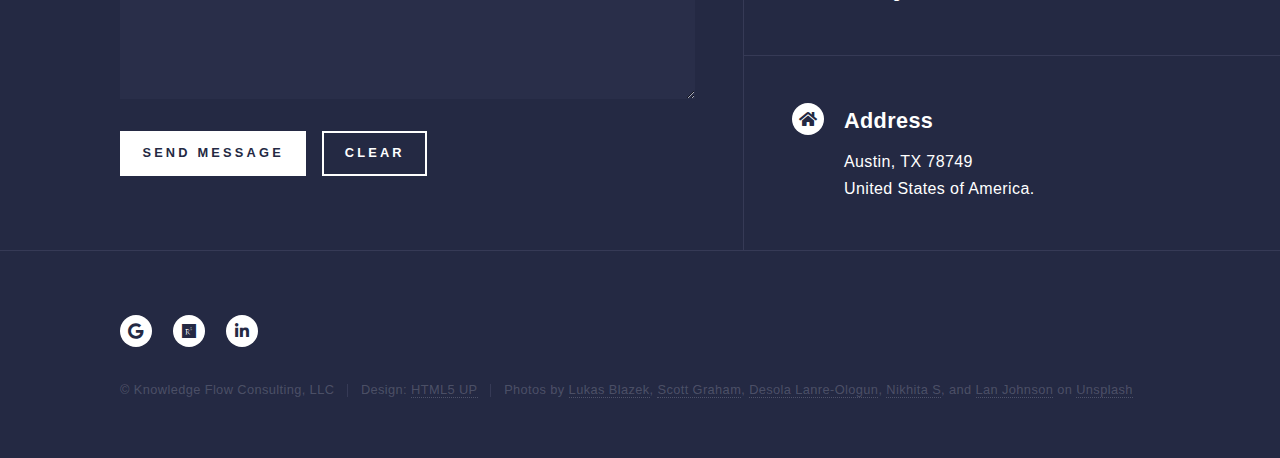
<file: values-principles.html>
<!DOCTYPE HTML>
<!--
	Forty by HTML5 UP
	html5up.net | @ajlkn
	Free for personal and commercial use under the CCA 3.0 license (html5up.net/license)
-->
<html>
	<head>
		<title>Values and Principles - Knowledge Flow Consulting</title>
		<meta charset="utf-8" />
		<meta name="viewport" content="width=device-width, initial-scale=1, user-scalable=no" />
		<link rel="stylesheet" href="assets/css/main.css" />
		<noscript><link rel="stylesheet" href="assets/css/noscript.css" /></noscript>
	</head>
	<body class="is-preload">

		<!-- Wrapper -->
			<div id="wrapper">

				<!-- Header -->
				<!-- Note: The "styleN" class below should match that of the banner element. -->
					<header id="header" class="alt style2">
						<a href="index.html" class="logo"><strong>KnowFlow</strong></a>
						<nav>
							<a href="#menu">Menu</a>
						</nav>
					</header>

				<!-- Menu -->
					<nav id="menu">
						<ul class="links">
							<li><a href="index.html">Home</a></li>
							<li><a href="values-principles.html">Values and Principles</a></li>
							<li><a href="services.html">Services Offered</a></li>
							<li><a href="about-me.html">About Me</a></li>
							<li><a href="endorsements.html">Endorsements</a></li>
						</ul>
					</nav>

				<!-- Banner -->
				<!-- Note: The "styleN" class below should match that of the header element. -->
					<section id="banner" class="style2">
						<div class="inner">
							<span class="image">
								<img src="images/pic07.jpg" alt="" />
							</span>
							<header class="major">
								<h1>Values and Principles</h1>
							</header>
								<p>I believe all actions and ideas should be guided by our core beliefs and principles.<br />
								While these principles may be implicit and self-evident in the work I do, it is important that I state them
								explicitly.</p>
						</div>
					</section>

				<!-- Main -->
					<div id="main">

						<!-- Two -->
						<section id="two" class="spotlights">
								<section>
									<a href="values-principles.html" class="image">
										<img src="images/value-01.jpg" alt="" data-position="top center" />
									</a>
										<div class="content">
											<div class="inner">
										<header class="major">
											<h2>Evidence-Based Solutions</h2>
										</header>
										<p>I prioritize implementing evidence-based solutions that drive measurable, positive outcomes. I strive to use evaluation approaches that meet the highest evidence standards.</p>
										</div>
									</div>
								</section>	
						
								<section>
									<a href="values-principles.html" class="image">
										<img src="images/value-02.jpg" alt="" data-position="center center" />
									</a>
									<div class="content">
										<div class="inner">
											<header class="major">
												<h2>Evaluating for Impact</h2>
											</header>
											<p>I focus on designing programs and evaluations that are easy to implement. I am committed to continuous quality improvement through data and feedback. My approach to project management is strategic, identifying true needs to deliver meaningful, practical outcomes.</p>
										</div>
									</div>
								</section>
								<section>
									<a href="values-principles.html" class="image">
										<img src="images/value-03.jpg" alt="" data-position="top center" />
									</a>
									<div class="content">
										<div class="inner">
											<header class="major">
												<h2>Collaboration and Partnerships</h2>
											</header>
											<p>I value interdisciplinary collaboration and diversity in thought partners. I build and sustain community partnerships integral to program design. I strive to use participatory research methods and incorporate lived experience in program and evaluation design.</p>
										</div>
									</div>
								</section>
								<section>
									<a href="values-principles.html" class="image">
										<img src="images/value-04.jpg" alt="" data-position="25% 25%" />
									</a>
									<div class="content">
										<div class="inner">
											<header class="major">
												<h2>Storytelling with Data</h2>
											</header>
											<p>I prioritize mixed-methods research and emphasize the human narratives behind numbers to influence change.</p>
										</div>
									</div>
								</section>
							<section>
								<a href="values-principles.html" class="image">
									<img src="images/value-05.jpg" alt="" data-position="top center" />
								</a>
								<div class="content">
									<div class="inner">
										<header class="major">
											<h2>Equity and Social Justice</h2>
										</header>
										<p>I strive to improve racial and economic equity in education. I advocate and work to influence policies for lasting societal change. Recognizing privilege, I strive for true equity through power-sharing and participatory research.</p>
									</div>
								</div>
							</section>
							<section>
								<a href="values-principles.html" class="image">
									<img src="images/value-06.jpg" alt="" data-position="top center" />
								</a>
								<div class="content">
									<div class="inner">
										<header class="major">
											<h2>Personal & Professional Growth</h2>
										</header>
										<p>I cultivate a growth mindset and a positive, supportive culture of continuous development to foster a sense of purpose and a spirit of belonging with the people I work with. I bring my authentic self to work while understanding the unique challenges this may pose for marginalized groups.</p>
									</div>
								</div>
							</section>
							</section>
					</div>

				<!-- Contact -->
					<section id="contact">
						<div class="inner">
							<section>
								<form name="contact" method="POST" data-netlify="true">
									<div class="fields">
										<div class="field half">
											<label for="name">Name</label>
											<input type="text" name="name" id="name" required />
										</div>
										<div class="field half">
											<label for="email">Email</label>
											<input type="email" name="email" id="email" required />
										</div>
										<div class="field">
											<label for="message">Message</label>
											<textarea name="message" id="message" rows="6" required></textarea>
										</div>
									</div>
									<ul class="actions">
										<li><input type="submit" value="Send Message" class="primary" /></li>
										<li><input type="reset" value="Clear" /></li>
									</ul>
								</form>
							</section>
							<section class="split">
								<section>
									<div class="contact-method">
										<span class="icon solid alt fa-envelope"></span>
										<h3>Email</h3>
										<a href="mailto:info@knowflowconsulting.com">info@knowflowconsulting.com</a>
									</div>
								</section>
								<section>
									<div class="contact-method">
										<span class="icon solid alt fa-phone"></span>
										<h3>Phone</h3>
										<span>Coming Soon</span>
									</div>
								</section>
								<section>
									<div class="contact-method">
										<span class="icon solid alt fa-home"></span>
										<h3>Address</h3>
										<span>Austin, TX 78749<br />
										United States of America.</span>
									</div>
								</section>
							</section>
						</div>
					</section>

				<!-- Footer -->
					<footer id="footer">
						<div class="inner">
							<ul class="icons">
								<li><a href="https://scholar.google.com/citations?user=DFaU0n8AAAAJ&hl=en&authuser=2" class="icon brands alt fa-google"><span class="label">Google Scholar</span></a></li>
								<li><a href="https://www.researchgate.net/profile/Pratik-Mhatre-2" class="icon brands alt fa-researchgate"><span class="label">ResearchGate</span></a></li>
								<li><a href="https://www.linkedin.com/in/pratikmhatre/" class="icon brands alt fa-linkedin-in"><span class="label">LinkedIn</span></a></li>
							</ul>
							<ul class="copyright">
								<li>&copy; Knowledge Flow Consulting, LLC</li><li>Design: <a href="https://html5up.net">HTML5 UP</a></li><li>Photos by <a href="https://unsplash.com/@goumbik">Lukas Blazek</a>, <a href="https://unsplash.com/@homajob">Scott Graham</a>, <a href="https://unsplash.com/@disruptxn">Desola Lanre-Ologun</a>, <a href="https://unsplash.com/@kryptonitenicky">Nikhita S</a>, and <a href="https://unsplash.com/@lanjohnson">Lan Johnson</a> on <a href="https://unsplash.com/">Unsplash</a>
								</li>
							</ul>
						</div>
					</footer>

			</div>

		<!-- Scripts -->
			<script src="assets/js/jquery.min.js"></script>
			<script src="assets/js/jquery.scrolly.min.js"></script>
			<script src="assets/js/jquery.scrollex.min.js"></script>
			<script src="assets/js/browser.min.js"></script>
			<script src="assets/js/breakpoints.min.js"></script>
			<script src="assets/js/util.js"></script>
			<script src="assets/js/main.js"></script>

	</body>
</html>
</file>
<file: assets/css/noscript.css>
/*
	Forty by HTML5 UP
	html5up.net | @ajlkn
	Free for personal and commercial use under the CCA 3.0 license (html5up.net/license)
*/

/* Banner */

	body.is-preload #banner:after {
		opacity: 0.85;
	}

	body.is-preload #banner > .inner {
		-moz-filter: none;
		-webkit-filter: none;
		-ms-filter: none;
		filter: none;
		-moz-transform: none;
		-webkit-transform: none;
		-ms-transform: none;
		transform: none;
		opacity: 1;
	}
</file>
<file: assets/css/main.css>
@import url(fontawesome-all.min.css);
@import url("https://fonts.googleapis.com/css2?family=Sora:300,300italic,600,600italic");
/*@import url("https://fonts.googleapis.com/css?family=Source+Sans+Pro:300,300italic,600,600italic");*/

/*
	Forty by HTML5 UP
	html5up.net | @ajlkn
	Free for personal and commercial use under the CCA 3.0 license (html5up.net/license)
*/

html, body, div, span, applet, object,
iframe, h1, h2, h3, h4, h5, h6, p, blockquote,
pre, a, abbr, acronym, address, big, cite,
code, del, dfn, em, img, ins, kbd, q, s, samp,
small, strike, strong, sub, sup, tt, var, b,
u, i, center, dl, dt, dd, ol, ul, li, fieldset,
form, label, legend, table, caption, tbody,
tfoot, thead, tr, th, td, article, aside,
canvas, details, embed, figure, figcaption,
footer, header, hgroup, menu, nav, output, ruby,
section, summary, time, mark, audio, video {
	margin: 0;
	padding: 0;
	border: 0;
	font-size: 100%;
	font: inherit;
	vertical-align: baseline;}

article, aside, details, figcaption, figure,
footer, header, hgroup, menu, nav, section {
	display: block;}

body {
	line-height: 1;
}

ol, ul {
	list-style: none;
}

blockquote, q {
	quotes: none;
}

	blockquote:before, blockquote:after, q:before, q:after {
		content: '';
		content: none;
	}

table {
	border-collapse: collapse;
	border-spacing: 0;
}

body {
	-webkit-text-size-adjust: none;
}

mark {
	background-color: transparent;
	color: inherit;
}

input::-moz-focus-inner {
	border: 0;
	padding: 0;
}

input, select, textarea {
	-moz-appearance: none;
	-webkit-appearance: none;
	-ms-appearance: none;
	appearance: none;
}

/* Basic */

	@-ms-viewport {
		width: device-width;
	}

	body {
		-ms-overflow-style: scrollbar;
	}

	@media screen and (max-width: 480px) {

		html, body {
			min-width: 320px;
		}

	}

	html {
		box-sizing: border-box;
	}

	*, *:before, *:after {
		box-sizing: inherit;
	}

	body {
		background: #242943;
	}

		body.is-preload *, body.is-preload *:before, body.is-preload *:after {
			-moz-animation: none !important;
			-webkit-animation: none !important;
			-ms-animation: none !important;
			animation: none !important;
			-moz-transition: none !important;
			-webkit-transition: none !important;
			-ms-transition: none !important;
			transition: none !important;
		}

/* Type */

	body, input, select, textarea {
		color: #ffffff;
		font-family: "Source Sans Pro", Helvetica, sans-serif;
		font-size: 17pt;
		font-weight: 300;
		letter-spacing: 0.025em;
		line-height: 1.65;
	}

		@media screen and (max-width: 1680px) {

			body, input, select, textarea {
				font-size: 14pt;
			}

		}

		@media screen and (max-width: 1280px) {

			body, input, select, textarea {
				font-size: 12pt;
			}

		}

		@media screen and (max-width: 360px) {

			body, input, select, textarea {
				font-size: 11pt;
			}

		}

	a {
		-moz-transition: color 0.2s ease-in-out, border-bottom-color 0.2s ease-in-out;
		-webkit-transition: color 0.2s ease-in-out, border-bottom-color 0.2s ease-in-out;
		-ms-transition: color 0.2s ease-in-out, border-bottom-color 0.2s ease-in-out;
		transition: color 0.2s ease-in-out, border-bottom-color 0.2s ease-in-out;
		border-bottom: dotted 1px;
		color: inherit;
		text-decoration: none;
	}

		a:hover {
			border-bottom-color: transparent;
			color: #9bf1ff !important;
		}

		a:active {
			color: #53e3fb !important;
		}

	strong, b {
		color: #ffffff;
		font-weight: 600;
	}

	em, i {
		font-style: italic;
	}

	p {
		margin: 0 0 2em 0;
	}

	h1, h2, h3, h4, h5, h6 {
		color: #ffffff;
		font-weight: 600;
		line-height: 1.65;
		margin: 0 0 1em 0;
	}

		h1 a, h2 a, h3 a, h4 a, h5 a, h6 a {
			color: inherit;
			border-bottom: 0;
		}

	h1 {
		font-size: 2.5em;
	}

	h2 {
		font-size: 1.75em;
	}

	h3 {
		font-size: 1.35em;
	}

	h4 {
		font-size: 1.1em;
	}

	h5 {
		font-size: 0.9em;
	}

	h6 {
		font-size: 0.7em;
	}

	@media screen and (max-width: 736px) {

		h1 {
			font-size: 2em;
		}

		h2 {
			font-size: 1.5em;
		}

		h3 {
			font-size: 1.25em;
		}

	}

	sub {
		font-size: 0.8em;
		position: relative;
		top: 0.5em;
	}

	sup {
		font-size: 0.8em;
		position: relative;
		top: -0.5em;
	}

	blockquote {
		border-left: solid 4px rgba(212, 212, 255, 0.1);
		font-style: italic;
		margin: 0 0 2em 0;
		padding: 0.5em 0 0.5em 2em;
	}

	code {
		background: rgba(212, 212, 255, 0.035);
		font-family: "Courier New", monospace;
		font-size: 0.9em;
		margin: 0 0.25em;
		padding: 0.25em 0.65em;
	}

	pre {
		-webkit-overflow-scrolling: touch;
		font-family: "Courier New", monospace;
		font-size: 0.9em;
		margin: 0 0 2em 0;
	}

		pre code {
			display: block;
			line-height: 1.75;
			padding: 1em 1.5em;
			overflow-x: auto;
		}

	hr {
		border: 0;
		border-bottom: solid 1px rgba(212, 212, 255, 0.1);
		margin: 2em 0;
	}

		hr.major {
			margin: 3em 0;
		}

	.align-left {
		text-align: left;
	}

	.align-center {
		text-align: center;
	}

	.align-right {
		text-align: right;
	}

/* Row */

	.row {
		display: flex;
		flex-wrap: wrap;
		box-sizing: border-box;
		align-items: stretch;
	}

		.row > * {
			box-sizing: border-box;
		}

		.row.gtr-uniform > * > :last-child {
			margin-bottom: 0;
		}

		.row.aln-left {
			justify-content: flex-start;
		}

		.row.aln-center {
			justify-content: center;
		}

		.row.aln-right {
			justify-content: flex-end;
		}

		.row.aln-top {
			align-items: flex-start;
		}

		.row.aln-middle {
			align-items: center;
		}

		.row.aln-bottom {
			align-items: flex-end;
		}

		.row > .imp {
			order: -1;
		}

		.row > .col-1 {
			width: 8.33333%;
		}

		.row > .off-1 {
			margin-left: 8.33333%;
		}

		.row > .col-2 {
			width: 16.66667%;
		}

		.row > .off-2 {
			margin-left: 16.66667%;
		}

		.row > .col-3 {
			width: 25%;
		}

		.row > .off-3 {
			margin-left: 25%;
		}

		.row > .col-4 {
			width: 33.33333%;
		}

		.row > .off-4 {
			margin-left: 33.33333%;
		}

		.row > .col-5 {
			width: 41.66667%;
		}

		.row > .off-5 {
			margin-left: 41.66667%;
		}

		.row > .col-6 {
			width: 50%;
		}

		.row > .off-6 {
			margin-left: 50%;
		}

		.row > .col-7 {
			width: 58.33333%;
		}

		.row > .off-7 {
			margin-left: 58.33333%;
		}

		.row > .col-8 {
			width: 66.66667%;
		}

		.row > .off-8 {
			margin-left: 66.66667%;
		}

		.row > .col-9 {
			width: 75%;
		}

		.row > .off-9 {
			margin-left: 75%;
		}

		.row > .col-10 {
			width: 83.33333%;
		}

		.row > .off-10 {
			margin-left: 83.33333%;
		}

		.row > .col-11 {
			width: 91.66667%;
		}

		.row > .off-11 {
			margin-left: 91.66667%;
		}

		.row > .col-12 {
			width: 100%;
		}

		.row > .off-12 {
			margin-left: 100%;
		}

		.row.gtr-0 {
			margin-top: 0;
			margin-left: 0em;
		}

			.row.gtr-0 > * {
				padding: 0 0 0 0em;
			}

			.row.gtr-0.gtr-uniform {
				margin-top: 0em;
			}

				.row.gtr-0.gtr-uniform > * {
					padding-top: 0em;
				}

		.row.gtr-25 {
			margin-top: 0;
			margin-left: -0.5em;
		}

			.row.gtr-25 > * {
				padding: 0 0 0 0.5em;
			}

			.row.gtr-25.gtr-uniform {
				margin-top: -0.5em;
			}

				.row.gtr-25.gtr-uniform > * {
					padding-top: 0.5em;
				}

		.row.gtr-50 {
			margin-top: 0;
			margin-left: -1em;
		}

			.row.gtr-50 > * {
				padding: 0 0 0 1em;
			}

			.row.gtr-50.gtr-uniform {
				margin-top: -1em;
			}

				.row.gtr-50.gtr-uniform > * {
					padding-top: 1em;
				}

		.row {
			margin-top: 0;
			margin-left: -2em;
		}

			.row > * {
				padding: 0 0 0 2em;
			}

			.row.gtr-uniform {
				margin-top: -2em;
			}

				.row.gtr-uniform > * {
					padding-top: 2em;
				}

		.row.gtr-150 {
			margin-top: 0;
			margin-left: -3em;
		}

			.row.gtr-150 > * {
				padding: 0 0 0 3em;
			}

			.row.gtr-150.gtr-uniform {
				margin-top: -3em;
			}

				.row.gtr-150.gtr-uniform > * {
					padding-top: 3em;
				}

		.row.gtr-200 {
			margin-top: 0;
			margin-left: -4em;
		}

			.row.gtr-200 > * {
				padding: 0 0 0 4em;
			}

			.row.gtr-200.gtr-uniform {
				margin-top: -4em;
			}

				.row.gtr-200.gtr-uniform > * {
					padding-top: 4em;
				}

		@media screen and (max-width: 1680px) {

			.row {
				display: flex;
				flex-wrap: wrap;
				box-sizing: border-box;
				align-items: stretch;
			}

				.row > * {
					box-sizing: border-box;
				}

				.row.gtr-uniform > * > :last-child {
					margin-bottom: 0;
				}

				.row.aln-left {
					justify-content: flex-start;
				}

				.row.aln-center {
					justify-content: center;
				}

				.row.aln-right {
					justify-content: flex-end;
				}

				.row.aln-top {
					align-items: flex-start;
				}

				.row.aln-middle {
					align-items: center;
				}

				.row.aln-bottom {
					align-items: flex-end;
				}

				.row > .imp-xlarge {
					order: -1;
				}

				.row > .col-1-xlarge {
					width: 8.33333%;
				}

				.row > .off-1-xlarge {
					margin-left: 8.33333%;
				}

				.row > .col-2-xlarge {
					width: 16.66667%;
				}

				.row > .off-2-xlarge {
					margin-left: 16.66667%;
				}

				.row > .col-3-xlarge {
					width: 25%;
				}

				.row > .off-3-xlarge {
					margin-left: 25%;
				}

				.row > .col-4-xlarge {
					width: 33.33333%;
				}

				.row > .off-4-xlarge {
					margin-left: 33.33333%;
				}

				.row > .col-5-xlarge {
					width: 41.66667%;
				}

				.row > .off-5-xlarge {
					margin-left: 41.66667%;
				}

				.row > .col-6-xlarge {
					width: 50%;
				}

				.row > .off-6-xlarge {
					margin-left: 50%;
				}

				.row > .col-7-xlarge {
					width: 58.33333%;
				}

				.row > .off-7-xlarge {
					margin-left: 58.33333%;
				}

				.row > .col-8-xlarge {
					width: 66.66667%;
				}

				.row > .off-8-xlarge {
					margin-left: 66.66667%;
				}

				.row > .col-9-xlarge {
					width: 75%;
				}

				.row > .off-9-xlarge {
					margin-left: 75%;
				}

				.row > .col-10-xlarge {
					width: 83.33333%;
				}

				.row > .off-10-xlarge {
					margin-left: 83.33333%;
				}

				.row > .col-11-xlarge {
					width: 91.66667%;
				}

				.row > .off-11-xlarge {
					margin-left: 91.66667%;
				}

				.row > .col-12-xlarge {
					width: 100%;
				}

				.row > .off-12-xlarge {
					margin-left: 100%;
				}

				.row.gtr-0 {
					margin-top: 0;
					margin-left: 0em;
				}

					.row.gtr-0 > * {
						padding: 0 0 0 0em;
					}

					.row.gtr-0.gtr-uniform {
						margin-top: 0em;
					}

						.row.gtr-0.gtr-uniform > * {
							padding-top: 0em;
						}

				.row.gtr-25 {
					margin-top: 0;
					margin-left: -0.5em;
				}

					.row.gtr-25 > * {
						padding: 0 0 0 0.5em;
					}

					.row.gtr-25.gtr-uniform {
						margin-top: -0.5em;
					}

						.row.gtr-25.gtr-uniform > * {
							padding-top: 0.5em;
						}

				.row.gtr-50 {
					margin-top: 0;
					margin-left: -1em;
				}

					.row.gtr-50 > * {
						padding: 0 0 0 1em;
					}

					.row.gtr-50.gtr-uniform {
						margin-top: -1em;
					}

						.row.gtr-50.gtr-uniform > * {
							padding-top: 1em;
						}

				.row {
					margin-top: 0;
					margin-left: -2em;
				}

					.row > * {
						padding: 0 0 0 2em;
					}

					.row.gtr-uniform {
						margin-top: -2em;
					}

						.row.gtr-uniform > * {
							padding-top: 2em;
						}

				.row.gtr-150 {
					margin-top: 0;
					margin-left: -3em;
				}

					.row.gtr-150 > * {
						padding: 0 0 0 3em;
					}

					.row.gtr-150.gtr-uniform {
						margin-top: -3em;
					}

						.row.gtr-150.gtr-uniform > * {
							padding-top: 3em;
						}

				.row.gtr-200 {
					margin-top: 0;
					margin-left: -4em;
				}

					.row.gtr-200 > * {
						padding: 0 0 0 4em;
					}

					.row.gtr-200.gtr-uniform {
						margin-top: -4em;
					}

						.row.gtr-200.gtr-uniform > * {
							padding-top: 4em;
						}

		}

		@media screen and (max-width: 1280px) {

			.row {
				display: flex;
				flex-wrap: wrap;
				box-sizing: border-box;
				align-items: stretch;
			}

				.row > * {
					box-sizing: border-box;
				}

				.row.gtr-uniform > * > :last-child {
					margin-bottom: 0;
				}

				.row.aln-left {
					justify-content: flex-start;
				}

				.row.aln-center {
					justify-content: center;
				}

				.row.aln-right {
					justify-content: flex-end;
				}

				.row.aln-top {
					align-items: flex-start;
				}

				.row.aln-middle {
					align-items: center;
				}

				.row.aln-bottom {
					align-items: flex-end;
				}

				.row > .imp-large {
					order: -1;
				}

				.row > .col-1-large {
					width: 8.33333%;
				}

				.row > .off-1-large {
					margin-left: 8.33333%;
				}

				.row > .col-2-large {
					width: 16.66667%;
				}

				.row > .off-2-large {
					margin-left: 16.66667%;
				}

				.row > .col-3-large {
					width: 25%;
				}

				.row > .off-3-large {
					margin-left: 25%;
				}

				.row > .col-4-large {
					width: 33.33333%;
				}

				.row > .off-4-large {
					margin-left: 33.33333%;
				}

				.row > .col-5-large {
					width: 41.66667%;
				}

				.row > .off-5-large {
					margin-left: 41.66667%;
				}

				.row > .col-6-large {
					width: 50%;
				}

				.row > .off-6-large {
					margin-left: 50%;
				}

				.row > .col-7-large {
					width: 58.33333%;
				}

				.row > .off-7-large {
					margin-left: 58.33333%;
				}

				.row > .col-8-large {
					width: 66.66667%;
				}

				.row > .off-8-large {
					margin-left: 66.66667%;
				}

				.row > .col-9-large {
					width: 75%;
				}

				.row > .off-9-large {
					margin-left: 75%;
				}

				.row > .col-10-large {
					width: 83.33333%;
				}

				.row > .off-10-large {
					margin-left: 83.33333%;
				}

				.row > .col-11-large {
					width: 91.66667%;
				}

				.row > .off-11-large {
					margin-left: 91.66667%;
				}

				.row > .col-12-large {
					width: 100%;
				}

				.row > .off-12-large {
					margin-left: 100%;
				}

				.row.gtr-0 {
					margin-top: 0;
					margin-left: 0em;
				}

					.row.gtr-0 > * {
						padding: 0 0 0 0em;
					}

					.row.gtr-0.gtr-uniform {
						margin-top: 0em;
					}

						.row.gtr-0.gtr-uniform > * {
							padding-top: 0em;
						}

				.row.gtr-25 {
					margin-top: 0;
					margin-left: -0.375em;
				}

					.row.gtr-25 > * {
						padding: 0 0 0 0.375em;
					}

					.row.gtr-25.gtr-uniform {
						margin-top: -0.375em;
					}

						.row.gtr-25.gtr-uniform > * {
							padding-top: 0.375em;
						}

				.row.gtr-50 {
					margin-top: 0;
					margin-left: -0.75em;
				}

					.row.gtr-50 > * {
						padding: 0 0 0 0.75em;
					}

					.row.gtr-50.gtr-uniform {
						margin-top: -0.75em;
					}

						.row.gtr-50.gtr-uniform > * {
							padding-top: 0.75em;
						}

				.row {
					margin-top: 0;
					margin-left: -1.5em;
				}

					.row > * {
						padding: 0 0 0 1.5em;
					}

					.row.gtr-uniform {
						margin-top: -1.5em;
					}

						.row.gtr-uniform > * {
							padding-top: 1.5em;
						}

				.row.gtr-150 {
					margin-top: 0;
					margin-left: -2.25em;
				}

					.row.gtr-150 > * {
						padding: 0 0 0 2.25em;
					}

					.row.gtr-150.gtr-uniform {
						margin-top: -2.25em;
					}

						.row.gtr-150.gtr-uniform > * {
							padding-top: 2.25em;
						}

				.row.gtr-200 {
					margin-top: 0;
					margin-left: -3em;
				}

					.row.gtr-200 > * {
						padding: 0 0 0 3em;
					}

					.row.gtr-200.gtr-uniform {
						margin-top: -3em;
					}

						.row.gtr-200.gtr-uniform > * {
							padding-top: 3em;
						}

		}

		@media screen and (max-width: 980px) {

			.row {
				display: flex;
				flex-wrap: wrap;
				box-sizing: border-box;
				align-items: stretch;
			}

				.row > * {
					box-sizing: border-box;
				}

				.row.gtr-uniform > * > :last-child {
					margin-bottom: 0;
				}

				.row.aln-left {
					justify-content: flex-start;
				}

				.row.aln-center {
					justify-content: center;
				}

				.row.aln-right {
					justify-content: flex-end;
				}

				.row.aln-top {
					align-items: flex-start;
				}

				.row.aln-middle {
					align-items: center;
				}

				.row.aln-bottom {
					align-items: flex-end;
				}

				.row > .imp-medium {
					order: -1;
				}

				.row > .col-1-medium {
					width: 8.33333%;
				}

				.row > .off-1-medium {
					margin-left: 8.33333%;
				}

				.row > .col-2-medium {
					width: 16.66667%;
				}

				.row > .off-2-medium {
					margin-left: 16.66667%;
				}

				.row > .col-3-medium {
					width: 25%;
				}

				.row > .off-3-medium {
					margin-left: 25%;
				}

				.row > .col-4-medium {
					width: 33.33333%;
				}

				.row > .off-4-medium {
					margin-left: 33.33333%;
				}

				.row > .col-5-medium {
					width: 41.66667%;
				}

				.row > .off-5-medium {
					margin-left: 41.66667%;
				}

				.row > .col-6-medium {
					width: 50%;
				}

				.row > .off-6-medium {
					margin-left: 50%;
				}

				.row > .col-7-medium {
					width: 58.33333%;
				}

				.row > .off-7-medium {
					margin-left: 58.33333%;
				}

				.row > .col-8-medium {
					width: 66.66667%;
				}

				.row > .off-8-medium {
					margin-left: 66.66667%;
				}

				.row > .col-9-medium {
					width: 75%;
				}

				.row > .off-9-medium {
					margin-left: 75%;
				}

				.row > .col-10-medium {
					width: 83.33333%;
				}

				.row > .off-10-medium {
					margin-left: 83.33333%;
				}

				.row > .col-11-medium {
					width: 91.66667%;
				}

				.row > .off-11-medium {
					margin-left: 91.66667%;
				}

				.row > .col-12-medium {
					width: 100%;
				}

				.row > .off-12-medium {
					margin-left: 100%;
				}

				.row.gtr-0 {
					margin-top: 0;
					margin-left: 0em;
				}

					.row.gtr-0 > * {
						padding: 0 0 0 0em;
					}

					.row.gtr-0.gtr-uniform {
						margin-top: 0em;
					}

						.row.gtr-0.gtr-uniform > * {
							padding-top: 0em;
						}

				.row.gtr-25 {
					margin-top: 0;
					margin-left: -0.375em;
				}

					.row.gtr-25 > * {
						padding: 0 0 0 0.375em;
					}

					.row.gtr-25.gtr-uniform {
						margin-top: -0.375em;
					}

						.row.gtr-25.gtr-uniform > * {
							padding-top: 0.375em;
						}

				.row.gtr-50 {
					margin-top: 0;
					margin-left: -0.75em;
				}

					.row.gtr-50 > * {
						padding: 0 0 0 0.75em;
					}

					.row.gtr-50.gtr-uniform {
						margin-top: -0.75em;
					}

						.row.gtr-50.gtr-uniform > * {
							padding-top: 0.75em;
						}

				.row {
					margin-top: 0;
					margin-left: -1.5em;
				}

					.row > * {
						padding: 0 0 0 1.5em;
					}

					.row.gtr-uniform {
						margin-top: -1.5em;
					}

						.row.gtr-uniform > * {
							padding-top: 1.5em;
						}

				.row.gtr-150 {
					margin-top: 0;
					margin-left: -2.25em;
				}

					.row.gtr-150 > * {
						padding: 0 0 0 2.25em;
					}

					.row.gtr-150.gtr-uniform {
						margin-top: -2.25em;
					}

						.row.gtr-150.gtr-uniform > * {
							padding-top: 2.25em;
						}

				.row.gtr-200 {
					margin-top: 0;
					margin-left: -3em;
				}

					.row.gtr-200 > * {
						padding: 0 0 0 3em;
					}

					.row.gtr-200.gtr-uniform {
						margin-top: -3em;
					}

						.row.gtr-200.gtr-uniform > * {
							padding-top: 3em;
						}

		}

		@media screen and (max-width: 736px) {

			.row {
				display: flex;
				flex-wrap: wrap;
				box-sizing: border-box;
				align-items: stretch;
			}

				.row > * {
					box-sizing: border-box;
				}

				.row.gtr-uniform > * > :last-child {
					margin-bottom: 0;
				}

				.row.aln-left {
					justify-content: flex-start;
				}

				.row.aln-center {
					justify-content: center;
				}

				.row.aln-right {
					justify-content: flex-end;
				}

				.row.aln-top {
					align-items: flex-start;
				}

				.row.aln-middle {
					align-items: center;
				}

				.row.aln-bottom {
					align-items: flex-end;
				}

				.row > .imp-small {
					order: -1;
				}

				.row > .col-1-small {
					width: 8.33333%;
				}

				.row > .off-1-small {
					margin-left: 8.33333%;
				}

				.row > .col-2-small {
					width: 16.66667%;
				}

				.row > .off-2-small {
					margin-left: 16.66667%;
				}

				.row > .col-3-small {
					width: 25%;
				}

				.row > .off-3-small {
					margin-left: 25%;
				}

				.row > .col-4-small {
					width: 33.33333%;
				}

				.row > .off-4-small {
					margin-left: 33.33333%;
				}

				.row > .col-5-small {
					width: 41.66667%;
				}

				.row > .off-5-small {
					margin-left: 41.66667%;
				}

				.row > .col-6-small {
					width: 50%;
				}

				.row > .off-6-small {
					margin-left: 50%;
				}

				.row > .col-7-small {
					width: 58.33333%;
				}

				.row > .off-7-small {
					margin-left: 58.33333%;
				}

				.row > .col-8-small {
					width: 66.66667%;
				}

				.row > .off-8-small {
					margin-left: 66.66667%;
				}

				.row > .col-9-small {
					width: 75%;
				}

				.row > .off-9-small {
					margin-left: 75%;
				}

				.row > .col-10-small {
					width: 83.33333%;
				}

				.row > .off-10-small {
					margin-left: 83.33333%;
				}

				.row > .col-11-small {
					width: 91.66667%;
				}

				.row > .off-11-small {
					margin-left: 91.66667%;
				}

				.row > .col-12-small {
					width: 100%;
				}

				.row > .off-12-small {
					margin-left: 100%;
				}

				.row.gtr-0 {
					margin-top: 0;
					margin-left: 0em;
				}

					.row.gtr-0 > * {
						padding: 0 0 0 0em;
					}

					.row.gtr-0.gtr-uniform {
						margin-top: 0em;
					}

						.row.gtr-0.gtr-uniform > * {
							padding-top: 0em;
						}

				.row.gtr-25 {
					margin-top: 0;
					margin-left: -0.3125em;
				}

					.row.gtr-25 > * {
						padding: 0 0 0 0.3125em;
					}

					.row.gtr-25.gtr-uniform {
						margin-top: -0.3125em;
					}

						.row.gtr-25.gtr-uniform > * {
							padding-top: 0.3125em;
						}

				.row.gtr-50 {
					margin-top: 0;
					margin-left: -0.625em;
				}

					.row.gtr-50 > * {
						padding: 0 0 0 0.625em;
					}

					.row.gtr-50.gtr-uniform {
						margin-top: -0.625em;
					}

						.row.gtr-50.gtr-uniform > * {
							padding-top: 0.625em;
						}

				.row {
					margin-top: 0;
					margin-left: -1.25em;
				}

					.row > * {
						padding: 0 0 0 1.25em;
					}

					.row.gtr-uniform {
						margin-top: -1.25em;
					}

						.row.gtr-uniform > * {
							padding-top: 1.25em;
						}

				.row.gtr-150 {
					margin-top: 0;
					margin-left: -1.875em;
				}

					.row.gtr-150 > * {
						padding: 0 0 0 1.875em;
					}

					.row.gtr-150.gtr-uniform {
						margin-top: -1.875em;
					}

						.row.gtr-150.gtr-uniform > * {
							padding-top: 1.875em;
						}

				.row.gtr-200 {
					margin-top: 0;
					margin-left: -2.5em;
				}

					.row.gtr-200 > * {
						padding: 0 0 0 2.5em;
					}

					.row.gtr-200.gtr-uniform {
						margin-top: -2.5em;
					}

						.row.gtr-200.gtr-uniform > * {
							padding-top: 2.5em;
						}

		}

		@media screen and (max-width: 480px) {

			.row {
				display: flex;
				flex-wrap: wrap;
				box-sizing: border-box;
				align-items: stretch;
			}

				.row > * {
					box-sizing: border-box;
				}

				.row.gtr-uniform > * > :last-child {
					margin-bottom: 0;
				}

				.row.aln-left {
					justify-content: flex-start;
				}

				.row.aln-center {
					justify-content: center;
				}

				.row.aln-right {
					justify-content: flex-end;
				}

				.row.aln-top {
					align-items: flex-start;
				}

				.row.aln-middle {
					align-items: center;
				}

				.row.aln-bottom {
					align-items: flex-end;
				}

				.row > .imp-xsmall {
					order: -1;
				}

				.row > .col-1-xsmall {
					width: 8.33333%;
				}

				.row > .off-1-xsmall {
					margin-left: 8.33333%;
				}

				.row > .col-2-xsmall {
					width: 16.66667%;
				}

				.row > .off-2-xsmall {
					margin-left: 16.66667%;
				}

				.row > .col-3-xsmall {
					width: 25%;
				}

				.row > .off-3-xsmall {
					margin-left: 25%;
				}

				.row > .col-4-xsmall {
					width: 33.33333%;
				}

				.row > .off-4-xsmall {
					margin-left: 33.33333%;
				}

				.row > .col-5-xsmall {
					width: 41.66667%;
				}

				.row > .off-5-xsmall {
					margin-left: 41.66667%;
				}

				.row > .col-6-xsmall {
					width: 50%;
				}

				.row > .off-6-xsmall {
					margin-left: 50%;
				}

				.row > .col-7-xsmall {
					width: 58.33333%;
				}

				.row > .off-7-xsmall {
					margin-left: 58.33333%;
				}

				.row > .col-8-xsmall {
					width: 66.66667%;
				}

				.row > .off-8-xsmall {
					margin-left: 66.66667%;
				}

				.row > .col-9-xsmall {
					width: 75%;
				}

				.row > .off-9-xsmall {
					margin-left: 75%;
				}

				.row > .col-10-xsmall {
					width: 83.33333%;
				}

				.row > .off-10-xsmall {
					margin-left: 83.33333%;
				}

				.row > .col-11-xsmall {
					width: 91.66667%;
				}

				.row > .off-11-xsmall {
					margin-left: 91.66667%;
				}

				.row > .col-12-xsmall {
					width: 100%;
				}

				.row > .off-12-xsmall {
					margin-left: 100%;
				}

				.row.gtr-0 {
					margin-top: 0;
					margin-left: 0em;
				}

					.row.gtr-0 > * {
						padding: 0 0 0 0em;
					}

					.row.gtr-0.gtr-uniform {
						margin-top: 0em;
					}

						.row.gtr-0.gtr-uniform > * {
							padding-top: 0em;
						}

				.row.gtr-25 {
					margin-top: 0;
					margin-left: -0.3125em;
				}

					.row.gtr-25 > * {
						padding: 0 0 0 0.3125em;
					}

					.row.gtr-25.gtr-uniform {
						margin-top: -0.3125em;
					}

						.row.gtr-25.gtr-uniform > * {
							padding-top: 0.3125em;
						}

				.row.gtr-50 {
					margin-top: 0;
					margin-left: -0.625em;
				}

					.row.gtr-50 > * {
						padding: 0 0 0 0.625em;
					}

					.row.gtr-50.gtr-uniform {
						margin-top: -0.625em;
					}

						.row.gtr-50.gtr-uniform > * {
							padding-top: 0.625em;
						}

				.row {
					margin-top: 0;
					margin-left: -1.25em;
				}

					.row > * {
						padding: 0 0 0 1.25em;
					}

					.row.gtr-uniform {
						margin-top: -1.25em;
					}

						.row.gtr-uniform > * {
							padding-top: 1.25em;
						}

				.row.gtr-150 {
					margin-top: 0;
					margin-left: -1.875em;
				}

					.row.gtr-150 > * {
						padding: 0 0 0 1.875em;
					}

					.row.gtr-150.gtr-uniform {
						margin-top: -1.875em;
					}

						.row.gtr-150.gtr-uniform > * {
							padding-top: 1.875em;
						}

				.row.gtr-200 {
					margin-top: 0;
					margin-left: -2.5em;
				}

					.row.gtr-200 > * {
						padding: 0 0 0 2.5em;
					}

					.row.gtr-200.gtr-uniform {
						margin-top: -2.5em;
					}

						.row.gtr-200.gtr-uniform > * {
							padding-top: 2.5em;
						}

		}

/* Section/Article */

	section.special, article.special {
		text-align: center;
	}

	header.major {
		width: -moz-max-content;
		width: -webkit-max-content;
		width: -ms-max-content;
		width: max-content;
		margin-bottom: 2em;
	}

		header.major > :first-child {
			margin-bottom: 0;
			width: calc(100% + 0.5em);
		}

			header.major > :first-child:after {
				content: '';
				background-color: #ffffff;
				display: block;
				height: 2px;
				margin: 0.325em 0 0.5em 0;
				width: 100%;
			}

		header.major > p {
			font-size: 0.7em;
			font-weight: 600;
			letter-spacing: 0.25em;
			margin-bottom: 0;
			text-transform: uppercase;
		}

		body.is-ie header.major > :first-child:after {
			max-width: 9em;
		}

		body.is-ie header.major > h1:after {
			max-width: 100% !important;
		}

	@media screen and (max-width: 736px) {

		header.major > p br {
			display: none;
		}

	}

/* Form */

	form {
		margin: 0 0 2em 0;
	}

		form > :last-child {
			margin-bottom: 0;
		}

		form > .fields {
			display: -moz-flex;
			display: -webkit-flex;
			display: -ms-flex;
			display: flex;
			-moz-flex-wrap: wrap;
			-webkit-flex-wrap: wrap;
			-ms-flex-wrap: wrap;
			flex-wrap: wrap;
			width: calc(100% + 3em);
			margin: -1.5em 0 2em -1.5em;
		}

			form > .fields > .field {
				-moz-flex-grow: 0;
				-webkit-flex-grow: 0;
				-ms-flex-grow: 0;
				flex-grow: 0;
				-moz-flex-shrink: 0;
				-webkit-flex-shrink: 0;
				-ms-flex-shrink: 0;
				flex-shrink: 0;
				padding: 1.5em 0 0 1.5em;
				width: calc(100% - 1.5em);
			}

				form > .fields > .field.half {
					width: calc(50% - 0.75em);
				}

				form > .fields > .field.third {
					width: calc(100%/3 - 0.5em);
				}

				form > .fields > .field.quarter {
					width: calc(25% - 0.375em);
				}

		@media screen and (max-width: 480px) {

			form > .fields {
				width: calc(100% + 3em);
				margin: -1.5em 0 2em -1.5em;
			}

				form > .fields > .field {
					padding: 1.5em 0 0 1.5em;
					width: calc(100% - 1.5em);
				}

					form > .fields > .field.half {
						width: calc(100% - 1.5em);
					}

					form > .fields > .field.third {
						width: calc(100% - 1.5em);
					}

					form > .fields > .field.quarter {
						width: calc(100% - 1.5em);
					}

		}

	label {
		color: #ffffff;
		display: block;
		font-size: 0.8em;
		font-weight: 600;
		letter-spacing: 0.25em;
		margin: 0 0 1em 0;
		text-transform: uppercase;
	}

	input[type="text"],
	input[type="password"],
	input[type="email"],
	input[type="tel"],
	input[type="search"],
	input[type="url"],
	select,
	textarea {
		-moz-appearance: none;
		-webkit-appearance: none;
		-ms-appearance: none;
		appearance: none;
		background: rgba(212, 212, 255, 0.035);
		border: none;
		border-radius: 0;
		color: inherit;
		display: block;
		outline: 0;
		padding: 0 1em;
		text-decoration: none;
		width: 100%;
	}

		input[type="text"]:invalid,
		input[type="password"]:invalid,
		input[type="email"]:invalid,
		input[type="tel"]:invalid,
		input[type="search"]:invalid,
		input[type="url"]:invalid,
		select:invalid,
		textarea:invalid {
			box-shadow: none;
		}

		input[type="text"]:focus,
		input[type="password"]:focus,
		input[type="email"]:focus,
		input[type="tel"]:focus,
		input[type="search"]:focus,
		input[type="url"]:focus,
		select:focus,
		textarea:focus {
			border-color: #9bf1ff;
			box-shadow: 0 0 0 2px #9bf1ff;
		}

	select {
		background-image: url("data:image/svg+xml;charset=utf8,%3Csvg xmlns='http://www.w3.org/2000/svg' width='40' height='40' preserveAspectRatio='none' viewBox='0 0 40 40'%3E%3Cpath d='M9.4,12.3l10.4,10.4l10.4-10.4c0.2-0.2,0.5-0.4,0.9-0.4c0.3,0,0.6,0.1,0.9,0.4l3.3,3.3c0.2,0.2,0.4,0.5,0.4,0.9 c0,0.4-0.1,0.6-0.4,0.9L20.7,31.9c-0.2,0.2-0.5,0.4-0.9,0.4c-0.3,0-0.6-0.1-0.9-0.4L4.3,17.3c-0.2-0.2-0.4-0.5-0.4-0.9 c0-0.4,0.1-0.6,0.4-0.9l3.3-3.3c0.2-0.2,0.5-0.4,0.9-0.4S9.1,12.1,9.4,12.3z' fill='rgba(212, 212, 255, 0.1)' /%3E%3C/svg%3E");
		background-size: 1.25rem;
		background-repeat: no-repeat;
		background-position: calc(100% - 1rem) center;
		height: 2.75em;
		padding-right: 2.75em;
		text-overflow: ellipsis;
	}

		select option {
			color: #ffffff;
			background: #242943;
		}

		select:focus::-ms-value {
			background-color: transparent;
		}

		select::-ms-expand {
			display: none;
		}

	input[type="text"],
	input[type="password"],
	input[type="email"],
	input[type="tel"],
	input[type="search"],
	input[type="url"],
	select {
		height: 2.75em;
	}

	textarea {
		padding: 0.75em 1em;
	}

	input[type="checkbox"],
	input[type="radio"] {
		-moz-appearance: none;
		-webkit-appearance: none;
		-ms-appearance: none;
		appearance: none;
		display: block;
		float: left;
		margin-right: -2em;
		opacity: 0;
		width: 1em;
		z-index: -1;
	}

		input[type="checkbox"] + label,
		input[type="radio"] + label {
			text-decoration: none;
			color: #ffffff;
			cursor: pointer;
			display: inline-block;
			font-weight: 300;
			padding-left: 2.65em;
			padding-right: 0.75em;
			position: relative;
		}

			input[type="checkbox"] + label:before,
			input[type="radio"] + label:before {
				-moz-osx-font-smoothing: grayscale;
				-webkit-font-smoothing: antialiased;
				display: inline-block;
				font-style: normal;
				font-variant: normal;
				text-rendering: auto;
				line-height: 1;
				text-transform: none !important;
				font-family: 'Font Awesome 5 Free';
				font-weight: 900;
			}

			input[type="checkbox"] + label:before,
			input[type="radio"] + label:before {
				background: rgba(212, 212, 255, 0.035);
				content: '';
				display: inline-block;
				font-size: 0.8em;
				height: 2.0625em;
				left: 0;
				letter-spacing: 0;
				line-height: 2.0625em;
				position: absolute;
				text-align: center;
				top: 0;
				width: 2.0625em;
			}

		input[type="checkbox"]:checked + label:before,
		input[type="radio"]:checked + label:before {
			background: #ffffff;
			border-color: #9bf1ff;
			content: '\f00c';
			color: #242943;
		}

		input[type="checkbox"]:focus + label:before,
		input[type="radio"]:focus + label:before {
			box-shadow: 0 0 0 2px #9bf1ff;
		}

	input[type="radio"] + label:before {
		border-radius: 100%;
	}

	::-webkit-input-placeholder {
		color: rgba(244, 244, 255, 0.2) !important;
		opacity: 1.0;
	}

	:-moz-placeholder {
		color: rgba(244, 244, 255, 0.2) !important;
		opacity: 1.0;
	}

	::-moz-placeholder {
		color: rgba(244, 244, 255, 0.2) !important;
		opacity: 1.0;
	}

	:-ms-input-placeholder {
		color: rgba(244, 244, 255, 0.2) !important;
		opacity: 1.0;
	}

/* Box */

	.box {
		border: solid 1px rgba(212, 212, 255, 0.1);
		margin-bottom: 2em;
		padding: 1.5em;
	}

		.box > :last-child,
		.box > :last-child > :last-child,
		.box > :last-child > :last-child > :last-child {
			margin-bottom: 0;
		}

		.box.alt {
			border: 0;
			border-radius: 0;
			padding: 0;
		}

/* Icon */

	.icon {
		text-decoration: none;
		border-bottom: none;
		position: relative;
	}

		.icon:before {
			-moz-osx-font-smoothing: grayscale;
			-webkit-font-smoothing: antialiased;
			display: inline-block;
			font-style: normal;
			font-variant: normal;
			text-rendering: auto;
			line-height: 1;
			text-transform: none !important;
			font-family: 'Font Awesome 5 Free';
			font-weight: 400;
		}

		.icon > .label {
			display: none;
		}

		.icon:before {
			line-height: inherit;
		}

		.icon.solid:before {
			font-weight: 900;
		}

		.icon.brands:before {
			font-family: 'Font Awesome 5 Brands';
		}

		.icon.alt:before {
			background-color: #ffffff;
			border-radius: 100%;
			color: #242943;
			display: inline-block;
			height: 2em;
			line-height: 2em;
			text-align: center;
			width: 2em;
		}

	a.icon.alt:before {
		-moz-transition: background-color 0.2s ease-in-out;
		-webkit-transition: background-color 0.2s ease-in-out;
		-ms-transition: background-color 0.2s ease-in-out;
		transition: background-color 0.2s ease-in-out;
	}

	a.icon.alt:hover:before {
		background-color: #6fc3df;
	}

	a.icon.alt:active:before {
		background-color: #37a6cb;
	}

/* Image */

	.responsive {
		width: 100%;
		height: auto;
  	}

	.image {
		border: 0;
		display: inline-block;
		position: relative;
	}

		.image img {
			display: block;
		}

		.image.left, .image.right {
			max-width: 30%;
		}

			.image.left img, .image.right img {
				width: 100%;
			}

		.image.left {
			float: left;
			margin: 0 1.5em 1.25em 0;
			top: 0.25em;
		}

		.image.right {
			float: right;
			margin: 0 0 1.25em 1.5em;
			top: 0.25em;
		}

		.image.fit {
			display: block;
			margin: 0 0 2em 0;
			width: 100%;
		}

			.image.fit img {
				width: 100%;
			}

		.image.main {
			display: block;
			margin: 2.5em 0;
			width: 100%;
		}

			.image.main img {
				width: 100%;
			}

			@media screen and (max-width: 736px) {

				.image.main {
					margin: 1.5em 0;
				}

			}

/* List */

	ol {
		list-style: decimal;
		margin: 0 0 2em 0;
		padding-left: 1.25em;
	}

		ol li {
			padding-left: 0.25em;
		}

	ul {
		list-style: disc;
		margin: 0 0 2em 0;
		padding-left: 1em;
	}

		ul li {
			padding-left: 0.5em;
		}

		ul.alt {
			list-style: none;
			padding-left: 0;
		}

			ul.alt li {
				border-top: solid 1px rgba(212, 212, 255, 0.1);
				padding: 0.5em 0;
			}

				ul.alt li:first-child {
					border-top: 0;
					padding-top: 0;
				}

	dl {
		margin: 0 0 2em 0;
	}

		dl dt {
			display: block;
			font-weight: 600;
			margin: 0 0 1em 0;
		}

		dl dd {
			margin-left: 2em;
		}

/* Actions */

	ul.actions {
		display: -moz-flex;
		display: -webkit-flex;
		display: -ms-flex;
		display: flex;
		cursor: default;
		list-style: none;
		margin-left: -1em;
		padding-left: 0;
	}

		ul.actions li {
			padding: 0 0 0 1em;
			vertical-align: middle;
		}

		ul.actions.special {
			-moz-justify-content: center;
			-webkit-justify-content: center;
			-ms-justify-content: center;
			justify-content: center;
			width: 100%;
			margin-left: 0;
		}

			ul.actions.special li:first-child {
				padding-left: 0;
			}

		ul.actions.stacked {
			-moz-flex-direction: column;
			-webkit-flex-direction: column;
			-ms-flex-direction: column;
			flex-direction: column;
			margin-left: 0;
		}

			ul.actions.stacked li {
				padding: 1.3em 0 0 0;
			}

				ul.actions.stacked li:first-child {
					padding-top: 0;
				}

		ul.actions.fit {
			width: calc(100% + 1em);
		}

			ul.actions.fit li {
				-moz-flex-grow: 1;
				-webkit-flex-grow: 1;
				-ms-flex-grow: 1;
				flex-grow: 1;
				-moz-flex-shrink: 1;
				-webkit-flex-shrink: 1;
				-ms-flex-shrink: 1;
				flex-shrink: 1;
				width: 100%;
			}

				ul.actions.fit li > * {
					width: 100%;
				}

			ul.actions.fit.stacked {
				width: 100%;
			}

/* Icons */

	ul.icons {
		cursor: default;
		list-style: none;
		padding-left: 0;
	}

		ul.icons li {
			display: inline-block;
			padding: 0 1em 0 0;
		}

			ul.icons li:last-child {
				padding-right: 0;
			}

		@media screen and (max-width: 736px) {

			ul.icons li {
				padding: 0 0.75em 0 0;
			}

		}

/* Pagination */

	ul.pagination {
		cursor: default;
		list-style: none;
		padding-left: 0;
	}

		ul.pagination li {
			display: inline-block;
			padding-left: 0;
			vertical-align: middle;
		}

			ul.pagination li > .page {
				-moz-transition: background-color 0.2s ease-in-out, color 0.2s ease-in-out;
				-webkit-transition: background-color 0.2s ease-in-out, color 0.2s ease-in-out;
				-ms-transition: background-color 0.2s ease-in-out, color 0.2s ease-in-out;
				transition: background-color 0.2s ease-in-out, color 0.2s ease-in-out;
				border-bottom: 0;
				display: inline-block;
				font-size: 0.8em;
				font-weight: 600;
				height: 1.5em;
				line-height: 1.5em;
				margin: 0 0.125em;
				min-width: 1.5em;
				padding: 0 0.5em;
				text-align: center;
			}

				ul.pagination li > .page.active {
					background-color: #ffffff;
					color: #242943;
				}

					ul.pagination li > .page.active:hover {
						background-color: #9bf1ff;
						color: #242943 !important;
					}

					ul.pagination li > .page.active:active {
						background-color: #53e3fb;
					}

			ul.pagination li:first-child {
				padding-right: 0.75em;
			}

			ul.pagination li:last-child {
				padding-left: 0.75em;
			}

		@media screen and (max-width: 480px) {

			ul.pagination li:nth-child(n+2):nth-last-child(n+2) {
				display: none;
			}

			ul.pagination li:first-child {
				padding-right: 0;
			}

		}

/* Table */

	.table-wrapper {
		-webkit-overflow-scrolling: touch;
		overflow-x: auto;
	}

	table {
		margin: 0 0 2em 0;
		width: 100%;
	}

		table tbody tr {
			border: solid 1px rgba(212, 212, 255, 0.1);
			border-left: 0;
			border-right: 0;
		}

			table tbody tr:nth-child(2n + 1) {
				background-color: rgba(212, 212, 255, 0.035);
			}

		table td {
			padding: 0.75em 0.75em;
		}

		table th {
			color: #ffffff;
			font-size: 0.9em;
			font-weight: 600;
			padding: 0 0.75em 0.75em 0.75em;
			text-align: left;
		}

		table thead {
			border-bottom: solid 2px rgba(212, 212, 255, 0.1);
		}

		table tfoot {
			border-top: solid 2px rgba(212, 212, 255, 0.1);
		}

		table.alt {
			border-collapse: separate;
		}

			table.alt tbody tr td {
				border: solid 1px rgba(212, 212, 255, 0.1);
				border-left-width: 0;
				border-top-width: 0;
			}

				table.alt tbody tr td:first-child {
					border-left-width: 1px;
				}

			table.alt tbody tr:first-child td {
				border-top-width: 1px;
			}

			table.alt thead {
				border-bottom: 0;
			}

			table.alt tfoot {
				border-top: 0;
			}

/* Button */

	input[type="submit"],
	input[type="reset"],
	input[type="button"],
	button,
	.button {
		-moz-appearance: none;
		-webkit-appearance: none;
		-ms-appearance: none;
		appearance: none;
		-moz-transition: background-color 0.2s ease-in-out, box-shadow 0.2s ease-in-out, color 0.2s ease-in-out;
		-webkit-transition: background-color 0.2s ease-in-out, box-shadow 0.2s ease-in-out, color 0.2s ease-in-out;
		-ms-transition: background-color 0.2s ease-in-out, box-shadow 0.2s ease-in-out, color 0.2s ease-in-out;
		transition: background-color 0.2s ease-in-out, box-shadow 0.2s ease-in-out, color 0.2s ease-in-out;
		background-color: transparent;
		border: 0;
		border-radius: 0;
		box-shadow: inset 0 0 0 2px #ffffff;
		color: #ffffff;
		cursor: pointer;
		display: inline-block;
		font-size: 0.8em;
		font-weight: 600;
		height: 3.5em;
		letter-spacing: 0.25em;
		line-height: 3.5em;
		padding: 0 1.75em;
		text-align: center;
		text-decoration: none;
		text-transform: uppercase;
		white-space: nowrap;
	}

		input[type="submit"]:hover, input[type="submit"]:active,
		input[type="reset"]:hover,
		input[type="reset"]:active,
		input[type="button"]:hover,
		input[type="button"]:active,
		button:hover,
		button:active,
		.button:hover,
		.button:active {
			box-shadow: inset 0 0 0 2px #9bf1ff;
			color: #9bf1ff;
		}

		input[type="submit"]:active,
		input[type="reset"]:active,
		input[type="button"]:active,
		button:active,
		.button:active {
			background-color: rgba(155, 241, 255, 0.1);
			box-shadow: inset 0 0 0 2px #53e3fb;
			color: #53e3fb;
		}

		input[type="submit"].icon:before,
		input[type="reset"].icon:before,
		input[type="button"].icon:before,
		button.icon:before,
		.button.icon:before {
			margin-right: 0.5em;
		}

		input[type="submit"].fit,
		input[type="reset"].fit,
		input[type="button"].fit,
		button.fit,
		.button.fit {
			width: 100%;
		}

		input[type="submit"].small,
		input[type="reset"].small,
		input[type="button"].small,
		button.small,
		.button.small {
			font-size: 0.6em;
		}

		input[type="submit"].large,
		input[type="reset"].large,
		input[type="button"].large,
		button.large,
		.button.large {
			font-size: 1.25em;
			height: 3em;
			line-height: 3em;
		}

		input[type="submit"].next,
		input[type="reset"].next,
		input[type="button"].next,
		button.next,
		.button.next {
			padding-right: 4.5em;
			position: relative;
		}

			input[type="submit"].next:before, input[type="submit"].next:after,
			input[type="reset"].next:before,
			input[type="reset"].next:after,
			input[type="button"].next:before,
			input[type="button"].next:after,
			button.next:before,
			button.next:after,
			.button.next:before,
			.button.next:after {
				-moz-transition: opacity 0.2s ease-in-out;
				-webkit-transition: opacity 0.2s ease-in-out;
				-ms-transition: opacity 0.2s ease-in-out;
				transition: opacity 0.2s ease-in-out;
				background-position: center right;
				background-repeat: no-repeat;
				background-size: 36px 24px;
				content: '';
				display: block;
				height: 100%;
				position: absolute;
				right: 1.5em;
				top: 0;
				vertical-align: middle;
				width: 36px;
			}

			input[type="submit"].next:before,
			input[type="reset"].next:before,
			input[type="button"].next:before,
			button.next:before,
			.button.next:before {
				background-image: url("data:image/svg+xml;charset=utf8,%3Csvg xmlns='http://www.w3.org/2000/svg' xmlns:xlink='http://www.w3.org/1999/xlink' width='36px' height='24px' viewBox='0 0 36 24' zoomAndPan='disable'%3E%3Cstyle%3Eline %7B stroke: %23ffffff%3B stroke-width: 2px%3B %7D%3C/style%3E%3Cline x1='0' y1='12' x2='34' y2='12' /%3E%3Cline x1='25' y1='4' x2='34' y2='12.5' /%3E%3Cline x1='25' y1='20' x2='34' y2='11.5' /%3E%3C/svg%3E");
			}

			input[type="submit"].next:after,
			input[type="reset"].next:after,
			input[type="button"].next:after,
			button.next:after,
			.button.next:after {
				background-image: url("data:image/svg+xml;charset=utf8,%3Csvg xmlns='http://www.w3.org/2000/svg' xmlns:xlink='http://www.w3.org/1999/xlink' width='36px' height='24px' viewBox='0 0 36 24' zoomAndPan='disable'%3E%3Cstyle%3Eline %7B stroke: %239bf1ff%3B stroke-width: 2px%3B %7D%3C/style%3E%3Cline x1='0' y1='12' x2='34' y2='12' /%3E%3Cline x1='25' y1='4' x2='34' y2='12.5' /%3E%3Cline x1='25' y1='20' x2='34' y2='11.5' /%3E%3C/svg%3E");
				opacity: 0;
				z-index: 1;
			}

			input[type="submit"].next:hover:after, input[type="submit"].next:active:after,
			input[type="reset"].next:hover:after,
			input[type="reset"].next:active:after,
			input[type="button"].next:hover:after,
			input[type="button"].next:active:after,
			button.next:hover:after,
			button.next:active:after,
			.button.next:hover:after,
			.button.next:active:after {
				opacity: 1;
			}

			@media screen and (max-width: 1280px) {

				input[type="submit"].next,
				input[type="reset"].next,
				input[type="button"].next,
				button.next,
				.button.next {
					padding-right: 5em;
				}

			}

		input[type="submit"].primary,
		input[type="reset"].primary,
		input[type="button"].primary,
		button.primary,
		.button.primary {
			background-color: #ffffff;
			box-shadow: none;
			color: #242943;
		}

			input[type="submit"].primary:hover, input[type="submit"].primary:active,
			input[type="reset"].primary:hover,
			input[type="reset"].primary:active,
			input[type="button"].primary:hover,
			input[type="button"].primary:active,
			button.primary:hover,
			button.primary:active,
			.button.primary:hover,
			.button.primary:active {
				background-color: #9bf1ff;
				color: #242943 !important;
			}

			input[type="submit"].primary:active,
			input[type="reset"].primary:active,
			input[type="button"].primary:active,
			button.primary:active,
			.button.primary:active {
				background-color: #53e3fb;
			}

		input[type="submit"].disabled, input[type="submit"]:disabled,
		input[type="reset"].disabled,
		input[type="reset"]:disabled,
		input[type="button"].disabled,
		input[type="button"]:disabled,
		button.disabled,
		button:disabled,
		.button.disabled,
		.button:disabled {
			pointer-events: none;
			cursor: default;
			opacity: 0.25;
		}

/* Tiles */

	.tiles {
		display: -moz-flex;
		display: -webkit-flex;
		display: -ms-flex;
		display: flex;
		-moz-flex-wrap: wrap;
		-webkit-flex-wrap: wrap;
		-ms-flex-wrap: wrap;
		flex-wrap: wrap;
		border-top: 0 !important;
	}

		.tiles + * {
			border-top: 0 !important;
		}

		.tiles article {
			-moz-align-items: center;
			-webkit-align-items: center;
			-ms-align-items: center;
			align-items: center;
			display: -moz-flex;
			display: -webkit-flex;
			display: -ms-flex;
			display: flex;
			-moz-transition: -moz-transform 0.25s ease, opacity 0.25s ease, -moz-filter 1s ease, -webkit-filter 1s ease;
			-webkit-transition: -webkit-transform 0.25s ease, opacity 0.25s ease, -webkit-filter 1s ease, -webkit-filter 1s ease;
			-ms-transition: -ms-transform 0.25s ease, opacity 0.25s ease, -ms-filter 1s ease, -webkit-filter 1s ease;
			transition: transform 0.25s ease, opacity 0.25s ease, filter 1s ease, -webkit-filter 1s ease;
			padding: 4em 4em 2em 4em ;
			background-position: center;
			background-repeat: no-repeat;
			background-size: cover;
			cursor: default;
			height: 40vh;
			max-height: 40em;
			min-height: 23em;
			overflow: hidden;
			position: relative;
			width: 40%;
		}

			.tiles article .image {
				display: none;
			}

			.tiles article header {
				position: relative;
				z-index: 3;
			}

			.tiles article h3 {
				font-size: 1.75em;
			}

				.tiles article h3 a:hover {
					color: inherit !important;
				}

			.tiles article .link.primary {
				border: 0;
				height: 100%;
				left: 0;
				position: absolute;
				top: 0;
				width: 100%;
				z-index: 4;
			}

			.tiles article:before {
				-moz-transition: opacity 0.5s ease;
				-webkit-transition: opacity 0.5s ease;
				-ms-transition: opacity 0.5s ease;
				transition: opacity 0.5s ease;
				bottom: 0;
				content: '';
				display: block;
				height: 100%;
				left: 0;
				opacity: 0.85;
				position: absolute;
				width: 100%;
				z-index: 2;
			}

			.tiles article:after {
				background-color: rgba(36, 41, 67, 0.25);
				content: '';
				display: block;
				height: 100%;
				left: 0;
				position: absolute;
				top: 0;
				width: 100%;
				z-index: 1;
			}

			.tiles article:hover:before {
				opacity: 0;
			}

			.tiles article.is-transitioning {
				-moz-transform: scale(0.95);
				-webkit-transform: scale(0.95);
				-ms-transform: scale(0.95);
				transform: scale(0.95);
				-moz-filter: blur(0.5em);
				-webkit-filter: blur(0.5em);
				-ms-filter: blur(0.5em);
				filter: blur(0.5em);
				opacity: 0;
			}

			.tiles article:nth-child(4n - 1), .tiles article:nth-child(4n - 2) {
				width: 60%;
			}

			.tiles article:nth-child(6n - 5):before {
				background-color: #6fc3df;
			}

			.tiles article:nth-child(6n - 4):before {
				background-color: #8d82c4;
			}

			.tiles article:nth-child(6n - 3):before {
				background-color: #ec8d81;
			}

			.tiles article:nth-child(6n - 2):before {
				background-color: #e7b788;
			}

			.tiles article:nth-child(6n - 1):before {
				background-color: #8ea9e8;
			}

			.tiles article:nth-child(6n):before {
				background-color: #87c5a4;
			}

		@media screen and (max-width: 1280px) {

			.tiles article {
				padding: 4em 3em 2em 3em ;
				height: 30vh;
				max-height: 30em;
				min-height: 20em;
			}

		}

		@media screen and (max-width: 980px) {

			.tiles article {
				width: 50% !important;
			}

		}

		@media screen and (max-width: 736px) {

			.tiles article {
				padding: 3em 1.5em 1em 1.5em ;
				height: 16em;
				max-height: none;
				min-height: 0;
			}

				.tiles article h3 {
					font-size: 1.5em;
				}

		}

		@media screen and (max-width: 480px) {

			.tiles {
				display: block;
			}

				.tiles article {
					height: 20em;
					width: 100% !important;
				}

		}

/* Contact Method */

	.contact-method {
		margin: 0 0 2em 0;
		padding-left: 3.25em;
		position: relative;
	}

		.contact-method .icon {
			left: 0;
			position: absolute;
			top: 0;
		}

		.contact-method h3 {
			margin: 0 0 0.5em 0;
		}

/* Spotlights */

	.spotlights {
		border-top: 0 !important;
	}

		.spotlights + * {
			border-top: 0 !important;
		}

		.spotlights > section {
			display: -moz-flex;
			display: -webkit-flex;
			display: -ms-flex;
			display: flex;
			-moz-flex-direction: row;
			-webkit-flex-direction: row;
			-ms-flex-direction: row;
			flex-direction: row;
			background-color: #2e3450;
		}

			.spotlights > section > .image {
				background-position: center center;
				background-size: cover;
				border-radius: 0;
				display: block;
				position: relative;
				width: 30%;
			}

				.spotlights > section > .image img {
					border-radius: 0;
					display: block;
					width: 100%;
				}

				.spotlights > section > .image:before {
					background: rgba(36, 41, 67, 0.9);
					content: '';
					display: block;
					height: 100%;
					left: 0;
					opacity: 0;
					position: absolute;
					top: 0;
					width: 100%;
				}

			.spotlights > section > .content {
				display: -moz-flex;
				display: -webkit-flex;
				display: -ms-flex;
				display: flex;
				-moz-flex-direction: column;
				-webkit-flex-direction: column;
				-ms-flex-direction: column;
				flex-direction: column;
				-moz-justify-content: center;
				-webkit-justify-content: center;
				-ms-justify-content: center;
				justify-content: center;
				-moz-align-items: center;
				-webkit-align-items: center;
				-ms-align-items: center;
				align-items: center;
				padding: 2em 3em 0.1em 3em ;
				width: 70%;
			}

				.spotlights > section > .content > .inner {
					margin: 0 auto;
					max-width: 100%;
					width: 65em;
				}

			.spotlights > section:nth-child(2n) {
				-moz-flex-direction: row-reverse;
				-webkit-flex-direction: row-reverse;
				-ms-flex-direction: row-reverse;
				flex-direction: row-reverse;
				background-color: #333856;
			}

				.spotlights > section:nth-child(2n) > .content {
					-moz-align-items: -moz-flex-end;
					-webkit-align-items: -webkit-flex-end;
					-ms-align-items: -ms-flex-end;
					align-items: flex-end;
				}

		@media screen and (max-width: 1680px) {

			.spotlights > section > .image {
				width: 40%;
			}

			.spotlights > section > .content {
				width: 60%;
			}

		}

		@media screen and (max-width: 1280px) {

			.spotlights > section > .image {
				width: 45%;
			}

			.spotlights > section > .content {
				width: 55%;
			}

		}

		@media screen and (max-width: 980px) {

			.spotlights > section {
				display: block;
			}

				.spotlights > section > .image {
					width: 100%;
				}

				.spotlights > section > .content {
					padding: 4em 3em 2em 3em ;
					width: 100%;
				}

		}

		@media screen and (max-width: 736px) {

			.spotlights > section > .content {
				padding: 3em 1.5em 1em 1.5em ;
			}

		}

/* Header */

	@-moz-keyframes reveal-header {
		0% {
			top: -4em;
			opacity: 0;
		}

		100% {
			top: 0;
			opacity: 1;
		}
	}

	@-webkit-keyframes reveal-header {
		0% {
			top: -4em;
			opacity: 0;
		}

		100% {
			top: 0;
			opacity: 1;
		}
	}

	@-ms-keyframes reveal-header {
		0% {
			top: -4em;
			opacity: 0;
		}

		100% {
			top: 0;
			opacity: 1;
		}
	}

	@keyframes reveal-header {
		0% {
			top: -4em;
			opacity: 0;
		}

		100% {
			top: 0;
			opacity: 1;
		}
	}

	#header {
		display: -moz-flex;
		display: -webkit-flex;
		display: -ms-flex;
		display: flex;
		background-color: #2a2f4a;
		box-shadow: 0 0 0.25em 0 rgba(0, 0, 0, 0.15);
		cursor: default;
		font-weight: 600;
		height: 3.25em;
		left: 0;
		letter-spacing: 0.25em;
		line-height: 3.25em;
		margin: 0;
		position: fixed;
		text-transform: uppercase;
		top: 0;
		width: 100%;
		z-index: 10000;
	}

		#header .logo {
			border: 0;
			display: inline-block;
			font-size: 0.8em;
			height: inherit;
			line-height: inherit;
			padding: 0 1.5em;
		}

			#header .logo strong {
				-moz-transition: background-color 0.2s ease-in-out, color 0.2s ease-in-out;
				-webkit-transition: background-color 0.2s ease-in-out, color 0.2s ease-in-out;
				-ms-transition: background-color 0.2s ease-in-out, color 0.2s ease-in-out;
				transition: background-color 0.2s ease-in-out, color 0.2s ease-in-out;
				background-color: #ffffff;
				color: #242943;
				display: inline-block;
				line-height: 1.65em;
				margin-right: 0.325em;
				padding: 0 0.125em 0 0.375em;
			}

			#header .logo:hover strong {
				background-color: #9bf1ff;
			}

			#header .logo:active strong {
				background-color: #53e3fb;
			}

		#header nav {
			display: -moz-flex;
			display: -webkit-flex;
			display: -ms-flex;
			display: flex;
			-moz-justify-content: -moz-flex-end;
			-webkit-justify-content: -webkit-flex-end;
			-ms-justify-content: -ms-flex-end;
			justify-content: flex-end;
			-moz-flex-grow: 1;
			-webkit-flex-grow: 1;
			-ms-flex-grow: 1;
			flex-grow: 1;
			height: inherit;
			line-height: inherit;
		}

			#header nav a {
				border: 0;
				display: block;
				font-size: 0.8em;
				height: inherit;
				line-height: inherit;
				padding: 0 0.75em;
				position: relative;
				vertical-align: middle;
			}

				#header nav a:last-child {
					padding-right: 1.5em;
				}

				#header nav a[href="#menu"] {
					padding-right: 3.325em !important;
				}

					#header nav a[href="#menu"]:before, #header nav a[href="#menu"]:after {
						background-image: url("data:image/svg+xml;charset=utf8,%3Csvg xmlns='http://www.w3.org/2000/svg' width='24' height='32' viewBox='0 0 24 32' preserveAspectRatio='none'%3E%3Cstyle%3Eline %7B stroke-width: 2px%3B stroke: %23ffffff%3B %7D%3C/style%3E%3Cline x1='0' y1='11' x2='24' y2='11' /%3E%3Cline x1='0' y1='21' x2='24' y2='21' /%3E%3Cline x1='0' y1='16' x2='24' y2='16' /%3E%3C/svg%3E");
						background-position: center;
						background-repeat: no-repeat;
						background-size: 24px 32px;
						content: '';
						display: block;
						height: 100%;
						position: absolute;
						right: 1.5em;
						top: 0;
						vertical-align: middle;
						width: 24px;
					}

					#header nav a[href="#menu"]:after {
						-moz-transition: opacity 0.2s ease-in-out;
						-webkit-transition: opacity 0.2s ease-in-out;
						-ms-transition: opacity 0.2s ease-in-out;
						transition: opacity 0.2s ease-in-out;
						background-image: url("data:image/svg+xml;charset=utf8,%3Csvg xmlns='http://www.w3.org/2000/svg' width='24' height='32' viewBox='0 0 24 32' preserveAspectRatio='none'%3E%3Cstyle%3Eline %7B stroke-width: 2px%3B stroke: %239bf1ff%3B %7D%3C/style%3E%3Cline x1='0' y1='11' x2='24' y2='11' /%3E%3Cline x1='0' y1='21' x2='24' y2='21' /%3E%3Cline x1='0' y1='16' x2='24' y2='16' /%3E%3C/svg%3E");
						opacity: 0;
						z-index: 1;
					}

					#header nav a[href="#menu"]:hover:after, #header nav a[href="#menu"]:active:after {
						opacity: 1;
					}

					#header nav a[href="#menu"]:last-child {
						padding-right: 3.875em !important;
					}

						#header nav a[href="#menu"]:last-child:before, #header nav a[href="#menu"]:last-child:after {
							right: 2em;
						}

		#header.reveal {
			-moz-animation: reveal-header 0.35s ease;
			-webkit-animation: reveal-header 0.35s ease;
			-ms-animation: reveal-header 0.35s ease;
			animation: reveal-header 0.35s ease;
		}

		#header.alt {
			-moz-transition: opacity 2.5s ease;
			-webkit-transition: opacity 2.5s ease;
			-ms-transition: opacity 2.5s ease;
			transition: opacity 2.5s ease;
			-moz-transition-delay: 0.75s;
			-webkit-transition-delay: 0.75s;
			-ms-transition-delay: 0.75s;
			transition-delay: 0.75s;
			-moz-animation: none;
			-webkit-animation: none;
			-ms-animation: none;
			animation: none;
			background-color: transparent;
			box-shadow: none;
			position: absolute;
		}

			#header.alt.style1 .logo strong {
				color: #6fc3df;
			}

			#header.alt.style2 .logo strong {
				color: #8d82c4;
			}

			#header.alt.style3 .logo strong {
				color: #ec8d81;
			}

			#header.alt.style4 .logo strong {
				color: #e7b788;
			}

			#header.alt.style5 .logo strong {
				color: #8ea9e8;
			}

			#header.alt.style6 .logo strong {
				color: #87c5a4;
			}

		body.is-preload #header.alt {
			opacity: 0;
		}

		@media screen and (max-width: 1680px) {

			#header nav a[href="#menu"] {
				padding-right: 3.75em !important;
			}

				#header nav a[href="#menu"]:last-child {
					padding-right: 4.25em !important;
				}

		}

		@media screen and (max-width: 1280px) {

			#header nav a[href="#menu"] {
				padding-right: 4em !important;
			}

				#header nav a[href="#menu"]:last-child {
					padding-right: 4.5em !important;
				}

		}

		@media screen and (max-width: 736px) {

			#header {
				height: 2.75em;
				line-height: 2.75em;
			}

				#header .logo {
					padding: 0 1em;
				}

				#header nav a {
					padding: 0 0.5em;
				}

					#header nav a:last-child {
						padding-right: 1em;
					}

					#header nav a[href="#menu"] {
						padding-right: 3.25em !important;
					}

						#header nav a[href="#menu"]:before, #header nav a[href="#menu"]:after {
							right: 0.75em;
						}

						#header nav a[href="#menu"]:last-child {
							padding-right: 4em !important;
						}

							#header nav a[href="#menu"]:last-child:before, #header nav a[href="#menu"]:last-child:after {
								right: 1.5em;
							}

		}

		@media screen and (max-width: 480px) {

			#header .logo span {
				display: none;
			}

			#header nav a[href="#menu"] {
				overflow: hidden;
				padding-right: 0 !important;
				text-indent: 5em;
				white-space: nowrap;
				width: 5em;
			}

				#header nav a[href="#menu"]:before, #header nav a[href="#menu"]:after {
					right: 0;
					width: inherit;
				}

				#header nav a[href="#menu"]:last-child:before, #header nav a[href="#menu"]:last-child:after {
					width: 4em;
					right: 0;
				}

		}

/* Banner */

	#banner {
		-moz-align-items: center;
		-webkit-align-items: center;
		-ms-align-items: center;
		align-items: center;
		background-image: url("../../images/banner.jpg");
		display: -moz-flex;
		display: -webkit-flex;
		display: -ms-flex;
		display: flex;
		padding: 6em 0 2em 0 ;
		background-attachment: fixed;
		background-position: center;
		background-repeat: no-repeat;
		background-size: cover;
		border-bottom: 0 !important;
		cursor: default;
		height: 60vh;
		margin-bottom: -3.25em;
		max-height: 32em;
		min-height: 22em;
		position: relative;
		top: -3.25em;
	}

		#banner:after {
			-moz-transition: opacity 2.5s ease;
			-webkit-transition: opacity 2.5s ease;
			-ms-transition: opacity 2.5s ease;
			transition: opacity 2.5s ease;
			-moz-transition-delay: 0.75s;
			-webkit-transition-delay: 0.75s;
			-ms-transition-delay: 0.75s;
			transition-delay: 0.75s;
			pointer-events: none;
			background-color: #242943;
			content: '';
			display: block;
			height: 100%;
			left: 0;
			opacity: 0.85;
			position: absolute;
			top: 0;
			width: 100%;
			z-index: 1;
		}

		#banner h1 {
			font-size: 3.25em;
		}

		#banner > .inner {
			-moz-transition: opacity 1.5s ease, -moz-transform 0.5s ease-out, -moz-filter 0.5s ease, -webkit-filter 0.5s ease;
			-webkit-transition: opacity 1.5s ease, -webkit-transform 0.5s ease-out, -webkit-filter 0.5s ease, -webkit-filter 0.5s ease;
			-ms-transition: opacity 1.5s ease, -ms-transform 0.5s ease-out, -ms-filter 0.5s ease, -webkit-filter 0.5s ease;
			transition: opacity 1.5s ease, transform 0.5s ease-out, filter 0.5s ease, -webkit-filter 0.5s ease;
			padding: 0 !important;
			position: relative;
			z-index: 2;
		}

			#banner > .inner .image {
				display: none;
			}

			#banner > .inner header {
				width: auto;
			}

				#banner > .inner header > :first-child {
					width: auto;
				}

					#banner > .inner header > :first-child:after {
						max-width: 100%;
					}

			#banner > .inner .content {
				display: -moz-flex;
				display: -webkit-flex;
				display: -ms-flex;
				display: flex;
				-moz-align-items: center;
				-webkit-align-items: center;
				-ms-align-items: center;
				align-items: center;
				margin: 0 0 2em 0;
			}

				#banner > .inner .content > * {
					margin-right: 1.5em;
					margin-bottom: 0;
				}

				#banner > .inner .content > :last-child {
					margin-right: 0;
				}

				#banner > .inner .content p {
					font-size: 0.7em;
					font-weight: 600;
					letter-spacing: 0.25em;
					text-transform: uppercase;
				}

		#banner.major {
			height: 75vh;
			min-height: 30em;
			max-height: 50em;
		}

			#banner.major.alt {
				opacity: 0.75;
			}

		#banner.style1:after {
			background-color: #6fc3df;
		}

		#banner.style2:after {
			background-color: #8d82c4;
		}

		#banner.style3:after {
			background-color: #ec8d81;
		}

		#banner.style4:after {
			background-color: #e7b788;
		}

		#banner.style5:after {
			background-color: #8ea9e8;
		}

		#banner.style6:after {
			background-color: #87c5a4;
		}

		body.is-preload #banner:after {
			opacity: 1.0;
		}

		body.is-preload #banner > .inner {
			-moz-filter: blur(0.125em);
			-webkit-filter: blur(0.125em);
			-ms-filter: blur(0.125em);
			filter: blur(0.125em);
			-moz-transform: translateX(-0.5em);
			-webkit-transform: translateX(-0.5em);
			-ms-transform: translateX(-0.5em);
			transform: translateX(-0.5em);
			opacity: 0;
		}

		@media screen and (max-width: 1280px) {

			#banner {
				background-attachment: scroll;
			}

		}

		@media screen and (max-width: 736px) {

			#banner {
				padding: 5em 0 1em 0 ;
				height: auto;
				margin-bottom: -2.75em;
				max-height: none;
				min-height: 0;
				top: -2.75em;
			}

				#banner h1 {
					font-size: 2em;
				}

				#banner > .inner .content {
					display: block;
				}

					#banner > .inner .content > * {
						margin-right: 0;
						margin-bottom: 2em;
					}

				#banner.major {
					height: auto;
					min-height: 0;
					max-height: none;
				}

		}

		@media screen and (max-width: 480px) {

			#banner {
				padding: 6em 0 2em 0 ;
			}

				#banner > .inner .content p br {
					display: none;
				}

				#banner.major {
					padding: 8em 0 4em 0 ;
				}

		}

/* Main */

	#main {
		background-color: #2a2f4a;
	}

		#main > * {
			border-top: solid 1px rgba(212, 212, 255, 0.1);
		}

			#main > *:first-child {
				border-top: 0;
			}

			#main > * > .inner {
				padding: 4em 0 2em 0 ;
				margin: 0 auto;
				max-width: 65em;
				width: calc(100% - 6em);
			}

				@media screen and (max-width: 736px) {

					#main > * > .inner {
						padding: 3em 0 1em 0 ;
						width: calc(100% - 3em);
					}

				}

		#main.alt {
			background-color: transparent;
			border-bottom: solid 1px rgba(212, 212, 255, 0.1);
		}

/* Contact */

	#contact {
		border-bottom: solid 1px rgba(212, 212, 255, 0.1);
		overflow-x: hidden;
	}

		#contact > .inner {
			display: -moz-flex;
			display: -webkit-flex;
			display: -ms-flex;
			display: flex;
			padding: 0 !important;
		}

			#contact > .inner > :nth-child(2n - 1) {
				padding: 4em 3em 2em 0 ;
				border-right: solid 1px rgba(212, 212, 255, 0.1);
				width: 60%;
			}

			#contact > .inner > :nth-child(2n) {
				padding-left: 3em;
				width: 40%;
			}

			#contact > .inner > .split {
				padding: 0;
			}

				#contact > .inner > .split > * {
					padding: 3em 0 1em 3em ;
					position: relative;
				}

					#contact > .inner > .split > *:before {
						border-top: solid 1px rgba(212, 212, 255, 0.1);
						content: '';
						display: block;
						margin-left: -3em;
						position: absolute;
						top: 0;
						width: calc(100vw + 3em);
					}

				#contact > .inner > .split > :first-child:before {
					display: none;
				}

		@media screen and (max-width: 980px) {

			#contact > .inner {
				display: block;
			}

				#contact > .inner > :nth-child(2n - 1) {
					padding: 4em 0 2em 0 ;
					border-right: 0;
					width: 100%;
				}

				#contact > .inner > :nth-child(2n) {
					padding-left: 0;
					width: 100%;
				}

				#contact > .inner > .split > * {
					padding: 3em 0 1em 0 ;
				}

				#contact > .inner > .split > :first-child:before {
					display: block;
				}

		}

		@media screen and (max-width: 736px) {

			#contact > .inner > :nth-child(2n - 1) {
				padding: 3em 0 1em 0 ;
			}

		}

/* Footer */

	#footer .copyright {
		font-size: 0.8em;
		list-style: none;
		padding-left: 0;
	}

		#footer .copyright li {
			border-left: solid 1px rgba(212, 212, 255, 0.1);
			color: rgba(244, 244, 255, 0.2);
			display: inline-block;
			line-height: 1;
			margin-left: 1em;
			padding-left: 1em;
		}

			#footer .copyright li:first-child {
				border-left: 0;
				margin-left: 0;
				padding-left: 0;
			}

	@media screen and (max-width: 480px) {

		#footer .copyright li {
			display: block;
			border-left: 0;
			margin-left: 0;
			padding-left: 0;
			line-height: inherit;
		}

	}

/* Wrapper */

	#wrapper {
		-moz-transition: -moz-filter 0.35s ease, -webkit-filter 0.35s ease, opacity 0.375s ease-out;
		-webkit-transition: -webkit-filter 0.35s ease, -webkit-filter 0.35s ease, opacity 0.375s ease-out;
		-ms-transition: -ms-filter 0.35s ease, -webkit-filter 0.35s ease, opacity 0.375s ease-out;
		transition: filter 0.35s ease, -webkit-filter 0.35s ease, opacity 0.375s ease-out;
		padding-top: 3.25em;
	}

		#wrapper.is-transitioning {
			opacity: 0;
		}

		#wrapper > * > .inner {
			padding: 4em 0 2em 0 ;
			margin: 0 auto;
			max-width: 65em;
			width: calc(100% - 6em);
		}

			@media screen and (max-width: 736px) {

				#wrapper > * > .inner {
					padding: 3em 0 1em 0 ;
					width: calc(100% - 3em);
				}

			}

		@media screen and (max-width: 736px) {

			#wrapper {
				padding-top: 2.75em;
			}

		}

/* Menu */

	#menu {
		-moz-transition: -moz-transform 0.35s ease, opacity 0.35s ease, visibility 0.35s;
		-webkit-transition: -webkit-transform 0.35s ease, opacity 0.35s ease, visibility 0.35s;
		-ms-transition: -ms-transform 0.35s ease, opacity 0.35s ease, visibility 0.35s;
		transition: transform 0.35s ease, opacity 0.35s ease, visibility 0.35s;
		-moz-align-items: center;
		-webkit-align-items: center;
		-ms-align-items: center;
		align-items: center;
		display: -moz-flex;
		display: -webkit-flex;
		display: -ms-flex;
		display: flex;
		-moz-justify-content: center;
		-webkit-justify-content: center;
		-ms-justify-content: center;
		justify-content: center;
		pointer-events: none;
		background: rgba(36, 41, 67, 0.9);
		box-shadow: none;
		height: 100%;
		left: 0;
		opacity: 0;
		overflow: hidden;
		padding: 3em 2em;
		position: fixed;
		top: 0;
		visibility: hidden;
		width: 100%;
		z-index: 10002;
	}

		#menu .inner {
			-moz-transition: -moz-transform 0.35s ease-out, opacity 0.35s ease, visibility 0.35s;
			-webkit-transition: -webkit-transform 0.35s ease-out, opacity 0.35s ease, visibility 0.35s;
			-ms-transition: -ms-transform 0.35s ease-out, opacity 0.35s ease, visibility 0.35s;
			transition: transform 0.35s ease-out, opacity 0.35s ease, visibility 0.35s;
			-moz-transform: rotateX(20deg);
			-webkit-transform: rotateX(20deg);
			-ms-transform: rotateX(20deg);
			transform: rotateX(20deg);
			-webkit-overflow-scrolling: touch;
			max-width: 100%;
			max-height: 100vh;
			opacity: 0;
			overflow: auto;
			text-align: center;
			visibility: hidden;
			width: 18em;
		}

			#menu .inner > :first-child {
				margin-top: 2em;
			}

			#menu .inner > :last-child {
				margin-bottom: 3em;
			}

		#menu ul {
			margin: 0 0 1em 0;
		}

			#menu ul.links {
				list-style: none;
				padding: 0;
			}

				#menu ul.links > li {
					padding: 0;
				}

					#menu ul.links > li > a:not(.button) {
						border: 0;
						border-top: solid 1px rgba(212, 212, 255, 0.1);
						display: block;
						font-size: 0.8em;
						font-weight: 600;
						letter-spacing: 0.25em;
						line-height: 4em;
						text-decoration: none;
						text-transform: uppercase;
					}

					#menu ul.links > li > .button {
						display: block;
						margin: 0.5em 0 0 0;
					}

					#menu ul.links > li:first-child > a:not(.button) {
						border-top: 0 !important;
					}

		#menu .close {
			-moz-transition: color 0.2s ease-in-out;
			-webkit-transition: color 0.2s ease-in-out;
			-ms-transition: color 0.2s ease-in-out;
			transition: color 0.2s ease-in-out;
			-webkit-tap-highlight-color: rgba(0, 0, 0, 0);
			border: 0;
			cursor: pointer;
			display: block;
			height: 4em;
			line-height: 4em;
			overflow: hidden;
			padding-right: 1.25em;
			position: absolute;
			right: 0;
			text-align: right;
			text-indent: 8em;
			top: 0;
			vertical-align: middle;
			white-space: nowrap;
			width: 8em;
		}

			#menu .close:before, #menu .close:after {
				-moz-transition: opacity 0.2s ease-in-out;
				-webkit-transition: opacity 0.2s ease-in-out;
				-ms-transition: opacity 0.2s ease-in-out;
				transition: opacity 0.2s ease-in-out;
				background-position: center;
				background-repeat: no-repeat;
				content: '';
				display: block;
				height: 4em;
				position: absolute;
				right: 0;
				top: 0;
				width: 4em;
			}

			#menu .close:before {
				background-image: url("data:image/svg+xml;charset=utf8,%3Csvg xmlns='http://www.w3.org/2000/svg' xmlns:xlink='http://www.w3.org/1999/xlink' width='20px' height='20px' viewBox='0 0 20 20' zoomAndPan='disable'%3E%3Cstyle%3Eline %7B stroke: %23ffffff%3B stroke-width: 2%3B %7D%3C/style%3E%3Cline x1='0' y1='0' x2='20' y2='20' /%3E%3Cline x1='20' y1='0' x2='0' y2='20' /%3E%3C/svg%3E");
			}

			#menu .close:after {
				background-image: url("data:image/svg+xml;charset=utf8,%3Csvg xmlns='http://www.w3.org/2000/svg' xmlns:xlink='http://www.w3.org/1999/xlink' width='20px' height='20px' viewBox='0 0 20 20' zoomAndPan='disable'%3E%3Cstyle%3Eline %7B stroke: %239bf1ff%3B stroke-width: 2%3B %7D%3C/style%3E%3Cline x1='0' y1='0' x2='20' y2='20' /%3E%3Cline x1='20' y1='0' x2='0' y2='20' /%3E%3C/svg%3E");
				opacity: 0;
			}

			#menu .close:hover:after, #menu .close:active:after {
				opacity: 1;
			}

	body.is-ie #menu {
		background: rgba(42, 47, 74, 0.975);
	}

	body.is-menu-visible #wrapper {
		-moz-filter: blur(0.5em);
		-webkit-filter: blur(0.5em);
		-ms-filter: blur(0.5em);
		filter: blur(0.5em);
	}

	body.is-menu-visible #menu {
		pointer-events: auto;
		opacity: 1;
		visibility: visible;
	}

		body.is-menu-visible #menu .inner {
			-moz-transform: none;
			-webkit-transform: none;
			-ms-transform: none;
			transform: none;
			opacity: 1;
			visibility: visible;
		}
</file>
